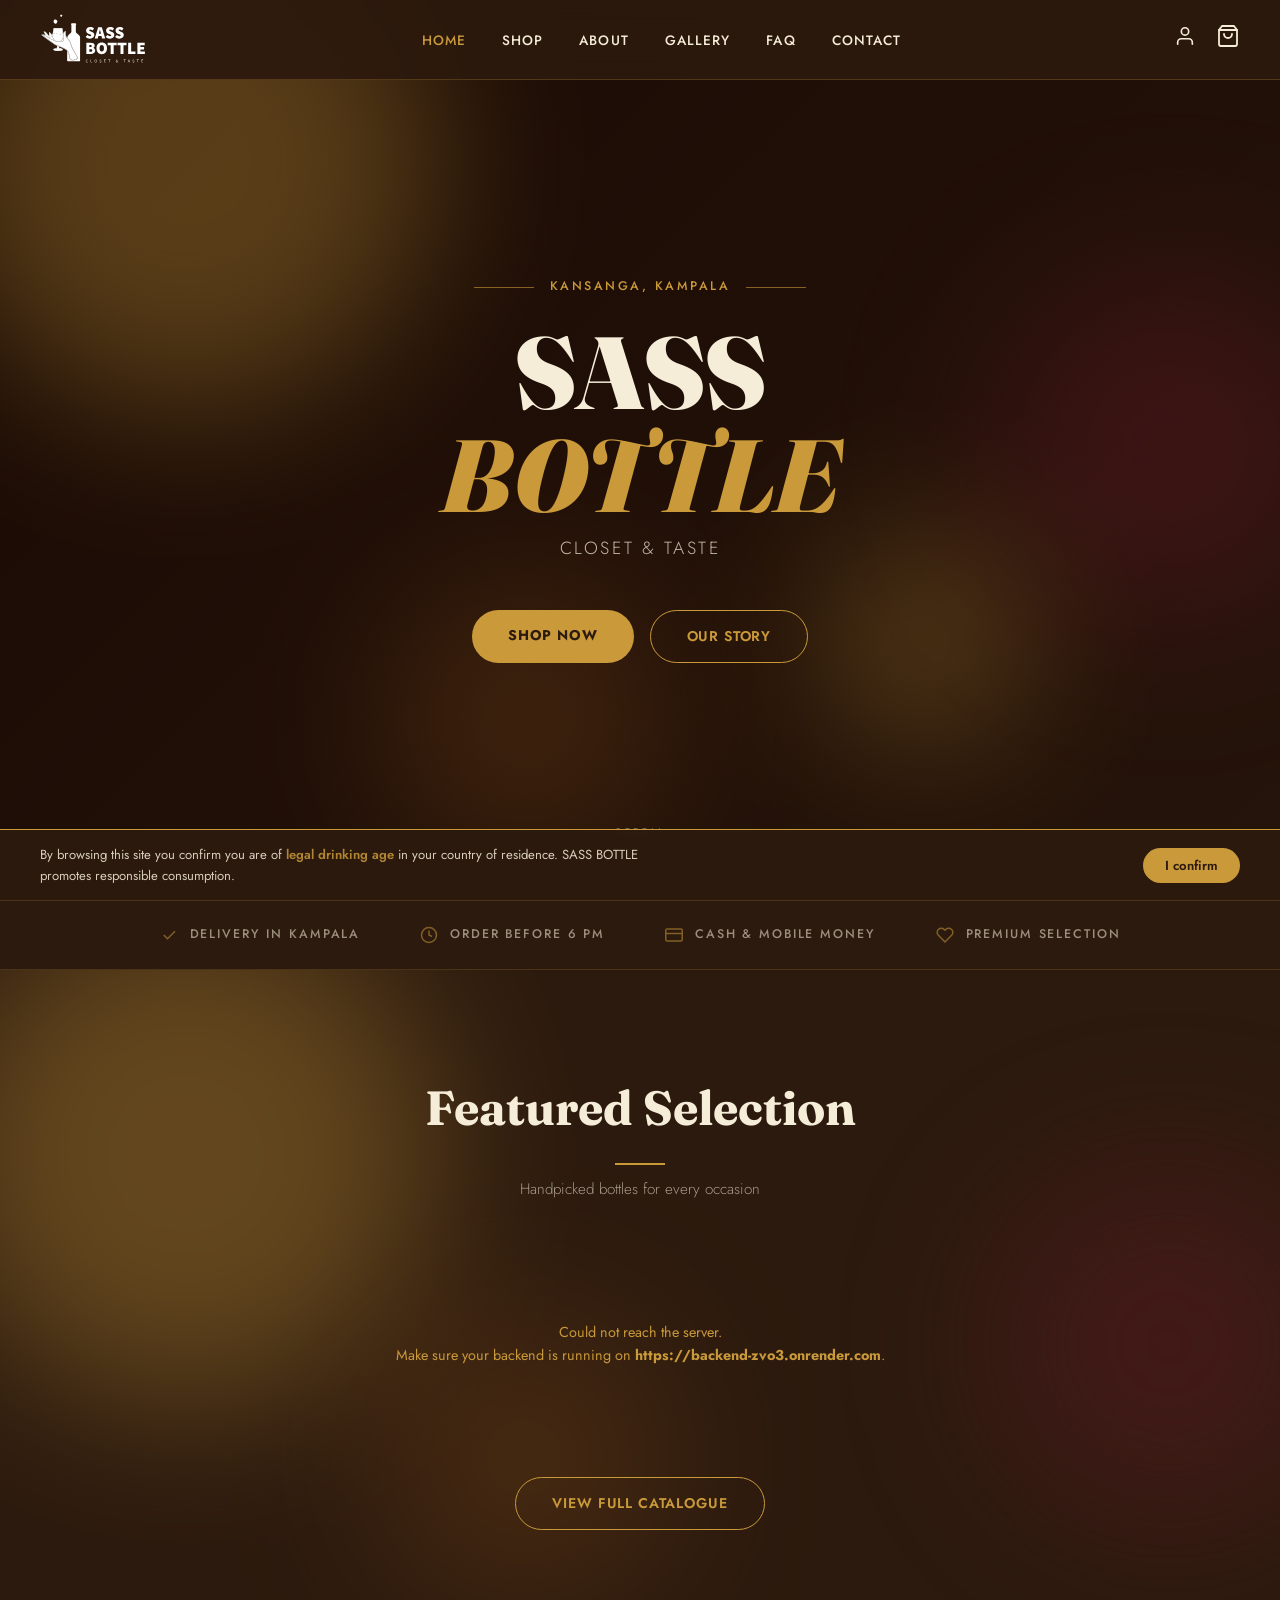
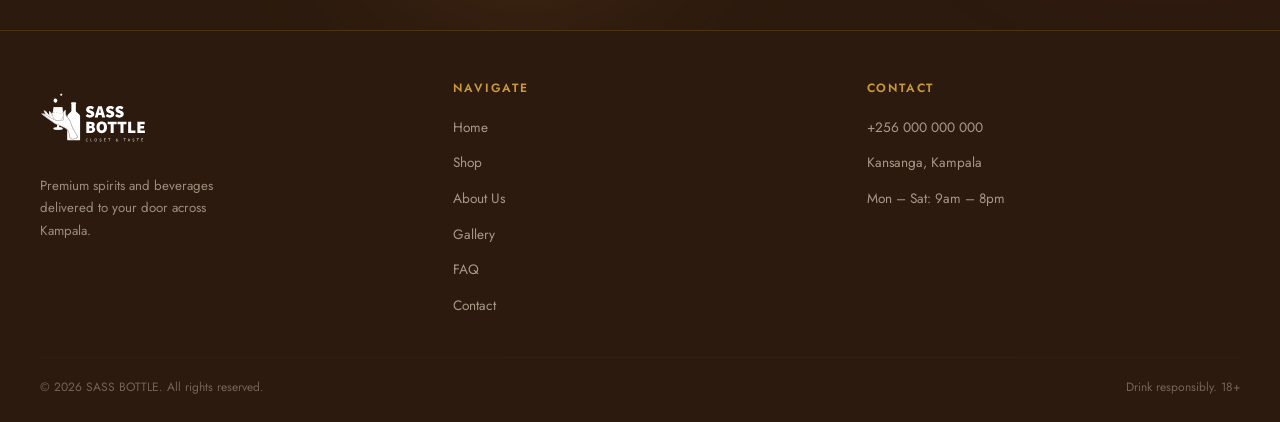
<file: index.html>
<!DOCTYPE html>
<html lang="en">
<head>
  <meta charset="UTF-8"/>
  <meta name="viewport" content="width=device-width, initial-scale=1.0"/>
  <title>SASS BOTTLE – Closet & Taste</title>

  <!-- Google Fonts: Fraunces (headings) + Jost (body) -->
  <link href="https://fonts.googleapis.com/css2?family=Fraunces:ital,wght@0,400;0,700;0,900;1,400&family=Jost:wght@300;400;500;600&display=swap" rel="stylesheet"/>

  <!-- Shared styles (nav, footer, buttons, cards, bokeh...) -->
  <link rel="stylesheet" href="css/global.css"/>

  <!-- Styles specific to this page (hero, brand strip, featured section) -->
  <link rel="stylesheet" href="css/index.css"/>
</head>
<body>

  <!-- =============================================
       STICKY NAVIGATION
  ============================================= -->
  <nav class="nav" role="navigation" aria-label="Main navigation">

    <!-- Logo — clicking it always returns to the homepage -->
    <a href="index.html" class="nav-logo">
      <img src="assets/logo.svg" alt="SASS BOTTLE – Closet & Taste"/>
    </a>

    <!-- Desktop nav links — "active" marks the current page -->
    <ul class="nav-links" id="navLinks">
      <li><a href="index.html" class="active" >Home</a></li>
      <li><a href="shop.html">Shop</a></li>
      <li><a href="about.html">About</a></li>
      <li><a href="gallery.html">Gallery</a></li>
      <li><a href="faq.html">FAQ</a></li>
      <li><a href="contact.html">Contact</a></li>
    </ul>

    <div style="display:flex; align-items:center; gap:20px;">

      <!-- Cart icon — badge updated by global.js -->
      <a href="cart.html" class="nav-cart" aria-label="View cart">
        <svg width="24" height="24" viewBox="0 0 24 24" fill="none" stroke-width="1.8"
             stroke-linecap="round" stroke-linejoin="round">
          <path d="M6 2L3 6v14a2 2 0 002 2h14a2 2 0 002-2V6l-3-4z"/>
          <line x1="3" y1="6" x2="21" y2="6"/>
          <path d="M16 10a4 4 0 01-8 0"/>
        </svg>
        <!-- Badge is hidden when cart is empty, shown by JS when items exist -->
        <span class="cart-badge" id="cartBadge"></span>
      </a>

      <!-- Hamburger — visible on mobile only (toggled by global.js) -->
      <button class="nav-toggle" id="navToggle" aria-label="Toggle menu" aria-expanded="false">
        <span></span><span></span><span></span>
      </button>
    </div>
  </nav>

  <!-- =============================================
       AGE VERIFICATION BANNER
       Managed by global.js — hidden once confirmed
  ============================================= -->
  <div class="age-banner" id="ageBanner" role="complementary">
    <p>
      By browsing this site you confirm you are of
      <span>legal drinking age</span> in your country of residence.
      SASS BOTTLE promotes responsible consumption.
    </p>
    <div class="age-banner-actions">
      <button class="btn-age-confirm" id="ageConfirmBtn">I confirm</button>
    </div>
  </div>

  <!-- =============================================
       HERO SECTION
  ============================================= -->
  <section class="hero" aria-labelledby="heroHeading">

    <!-- Animated bokeh orbs — decorative background -->
    <div class="bokeh-bg" aria-hidden="true">
      <div class="bokeh-orb"></div>
      <div class="bokeh-orb"></div>
      <div class="bokeh-orb"></div>
      <div class="bokeh-orb"></div>
    </div>

    <div class="hero-content">

      <!-- Small location label above the title -->
      <div class="hero-eyebrow">
        <span>Kansanga, Kampala</span>
      </div>

      <!-- Main title — italic "BOTTLE" adds editorial personality -->
      <h1 id="heroHeading">SASS<br><em>BOTTLE</em></h1>
      <p class="hero-sub">Closet &amp; Taste</p>

      <!-- Two CTA buttons -->
      <div class="hero-actions">
        <a href="shop.html" class="btn-primary">Shop Now</a>
        <a href="about.html" class="btn-outline">Our Story</a>
      </div>
    </div>

    <!-- Animated line that guides the user to scroll down -->
    <div class="hero-scroll" aria-hidden="true">
      <span>Scroll</span>
      <div class="hero-scroll-line"></div>
    </div>
  </section>

  <!-- =============================================
       BRAND VALUE STRIP
       Quick trust signals: delivery, hours, payment
  ============================================= -->
  <div class="brand-strip" aria-label="Our services">
    <div class="brand-strip-item">
      <svg width="18" height="18" viewBox="0 0 24 24" fill="none"
           stroke="currentColor" stroke-width="2">
        <path d="M5 12l5 5L20 7"/>
      </svg>
      <span>Delivery in Kampala</span>
    </div>
    <div class="brand-strip-item">
      <svg width="18" height="18" viewBox="0 0 24 24" fill="none"
           stroke="currentColor" stroke-width="2">
        <circle cx="12" cy="12" r="10"/><path d="M12 6v6l4 2"/>
      </svg>
      <span>Order before 6 PM</span>
    </div>
    <div class="brand-strip-item">
      <svg width="18" height="18" viewBox="0 0 24 24" fill="none"
           stroke="currentColor" stroke-width="2">
        <rect x="1" y="4" width="22" height="16" rx="2"/>
        <line x1="1" y1="10" x2="23" y2="10"/>
      </svg>
      <span>Cash &amp; Mobile Money</span>
    </div>
    <div class="brand-strip-item">
      <svg width="18" height="18" viewBox="0 0 24 24" fill="none"
           stroke="currentColor" stroke-width="2">
        <path d="M20.84 4.61a5.5 5.5 0 00-7.78 0L12 5.67l-1.06-1.06
                 a5.5 5.5 0 00-7.78 7.78l1.06 1.06L12 21.23l7.78-7.78
                 1.06-1.06a5.5 5.5 0 000-7.78z"/>
      </svg>
      <span>Premium Selection</span>
    </div>
  </div>

  <!-- =============================================
       FEATURED PRODUCTS SECTION
       Cards are injected here by index.js via fetch()
  ============================================= -->
  <section class="section-featured" aria-labelledby="featuredHeading">

    <!-- Bokeh reused for this section's background -->
    <div class="bokeh-bg" aria-hidden="true">
      <div class="bokeh-orb"></div>
      <div class="bokeh-orb"></div>
      <div class="bokeh-orb"></div>
    </div>

    <div class="section-header">
      <h2 id="featuredHeading">Featured Selection</h2>
      <p>Handpicked bottles for every occasion</p>
    </div>

    <!-- Product cards are inserted here dynamically by index.js -->
    <div class="products-grid" id="productsGrid">
      <div class="products-loading">Loading our selection…</div>
    </div>

    <!-- Link to the full shop -->
    <div class="section-footer">
      <a href="shop.html" class="btn-outline">View Full Catalogue</a>
    </div>
  </section>

  <!-- =============================================
       FOOTER
  ============================================= -->
  <footer>
    <div class="footer-brand">
      <img src="assets/logo.svg" alt="SASS BOTTLE"/>
      <p>Premium spirits and beverages delivered to your door across Kampala.</p>
    </div>

    <div class="footer-col">
      <h4>Navigate</h4>
      <ul>
        <li><a href="index.html">Home</a></li>
        <li><a href="shop.html">Shop</a></li>
        <li><a href="about.html">About Us</a></li>
		<li><a href="gallery.html">Gallery</a></li>
        <li><a href="faq.html">FAQ</a></li>
        <li><a href="contact.html">Contact</a></li>
      </ul>
    </div>

    <div class="footer-col">
      <h4>Contact</h4>
      <ul>
        <li><a href="tel:+256000000000">+256 000 000 000</a></li>
        <li><a href="contact.html">Kansanga, Kampala</a></li>
        <li><a href="contact.html">Mon – Sat: 9am – 8pm</a></li>
      </ul>
    </div>

    <div class="footer-bottom">
      <span>&copy; 2026 SASS BOTTLE. All rights reserved.</span>
      <span>Drink responsibly. 18+</span>
    </div>
  </footer>

  <!-- Toast notification — shown when items are added to the cart -->
  <div class="toast" id="toast" role="alert" aria-live="polite"></div>

  <!-- Shared JS (cart, toast, age banner, mobile nav) — loaded first -->
  <script src="js/global.js"></script>

  <!-- Homepage-specific JS (fetch featured products) — loaded after global -->
  <script src="js/index.js"></script>

</body>
</html>
</file>
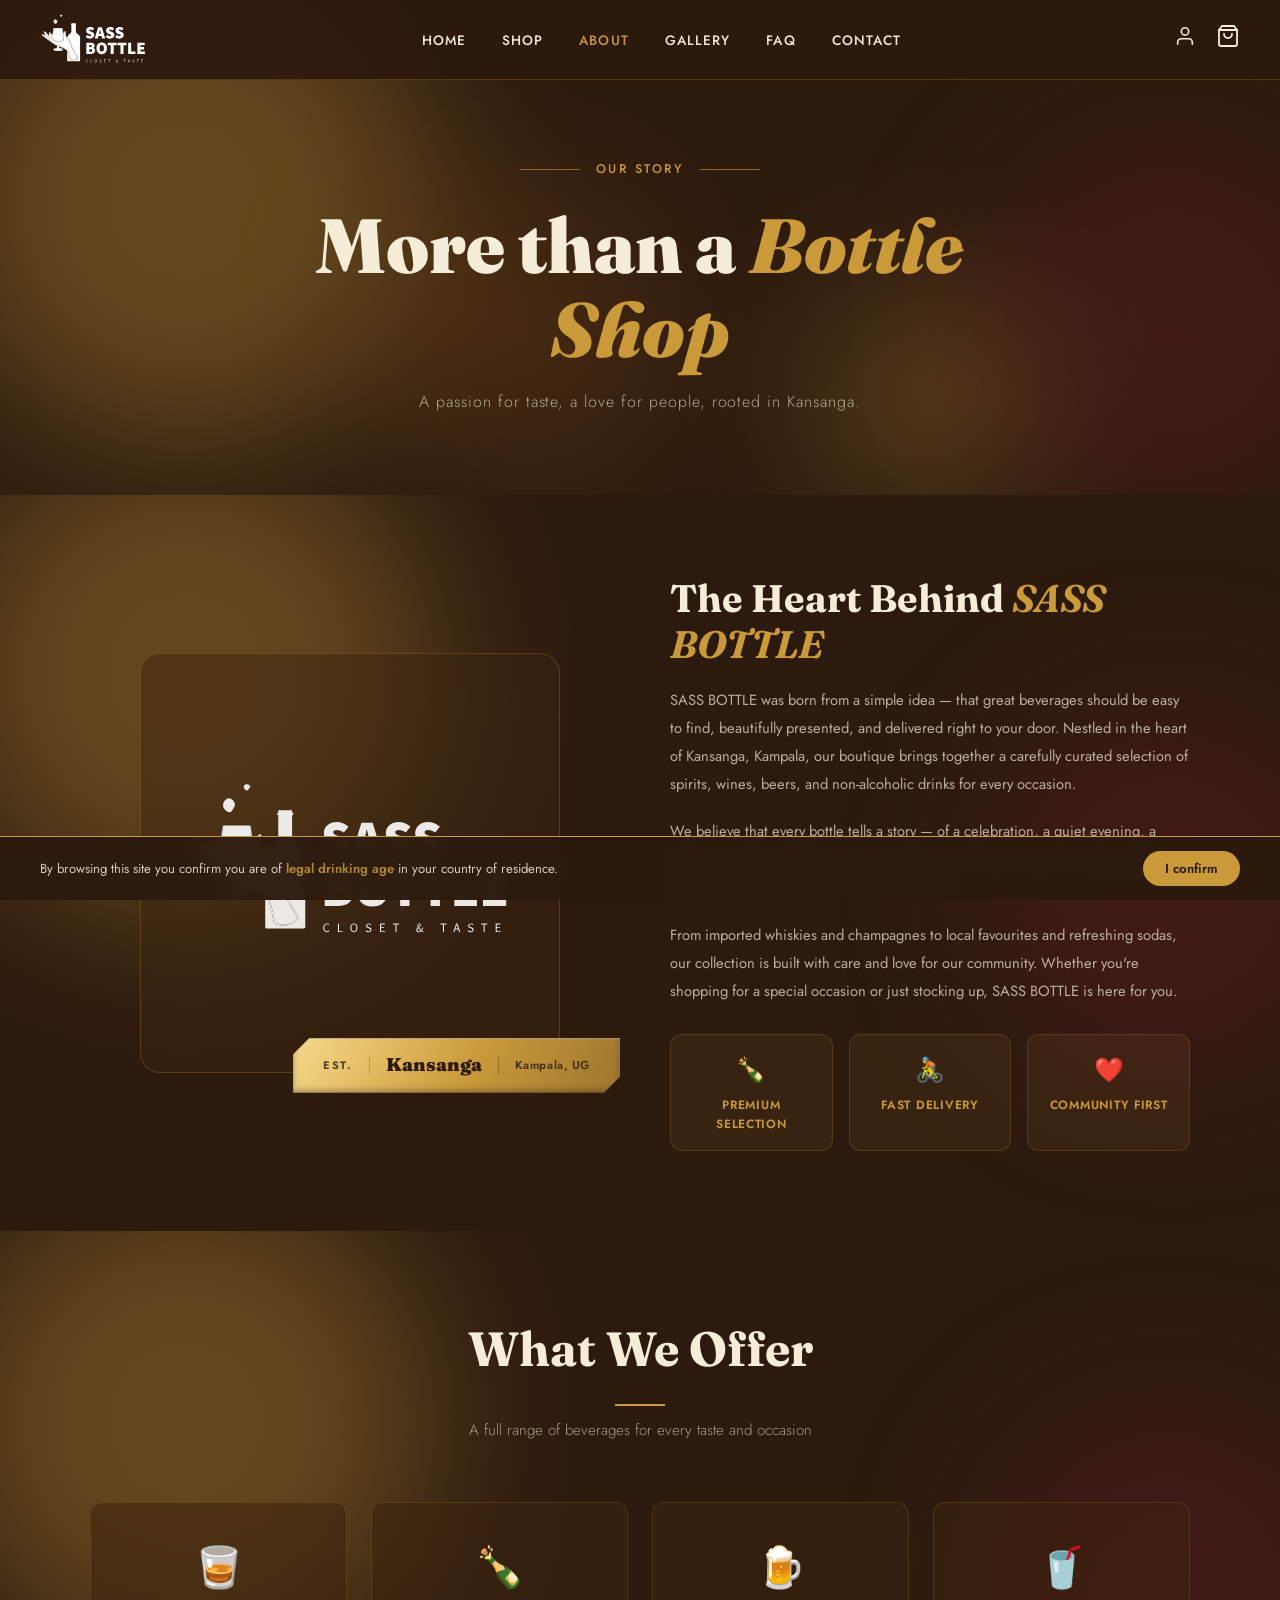
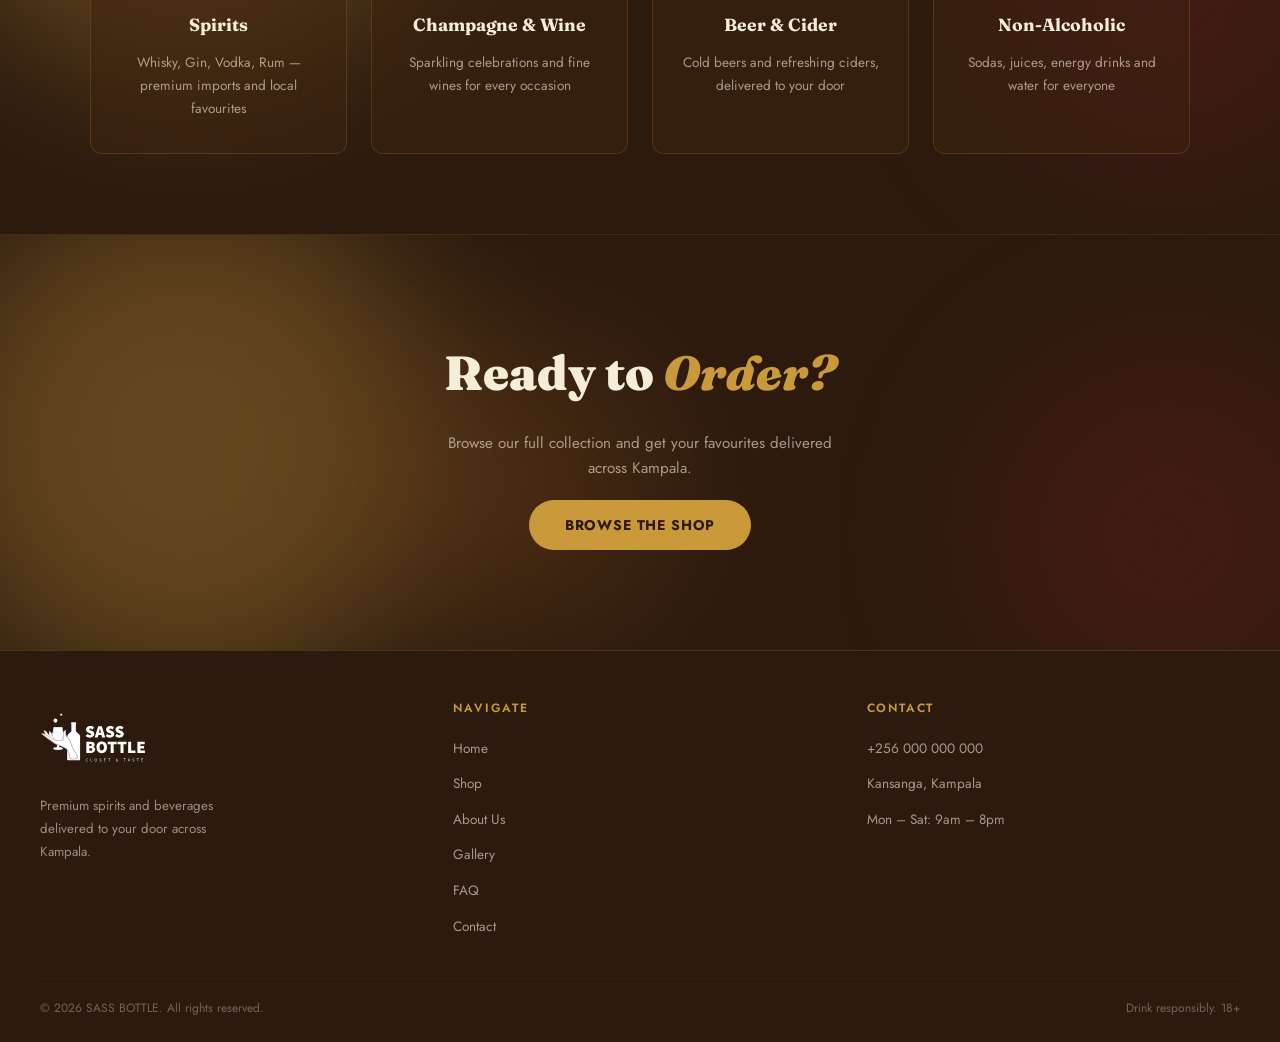
<file: about.html>
<!DOCTYPE html>
<html lang="en">
<head>
  <meta charset="UTF-8"/>
  <meta name="viewport" content="width=device-width, initial-scale=1.0"/>
  <title>About Us – SASS BOTTLE</title>

  <!-- Google Fonts -->
  <link href="https://fonts.googleapis.com/css2?family=Fraunces:ital,wght@0,400;0,700;0,900;1,400&family=Jost:wght@300;400;500;600&display=swap" rel="stylesheet"/>

  <!-- Shared styles -->
  <link rel="stylesheet" href="css/global.css"/>
  <!-- About page specific styles -->
  <link rel="stylesheet" href="css/about.css"/>
</head>
<body>

  <!-- =============================================
       STICKY NAVIGATION
  ============================================= -->
  <nav class="nav" role="navigation" aria-label="Main navigation">
    <a href="index.html" class="nav-logo">
      <img src="assets/logo.svg" alt="SASS BOTTLE – Closet & Taste"/>
    </a>
    <ul class="nav-links" id="navLinks">
      <li><a href="index.html">Home</a></li>
      <li><a href="shop.html">Shop</a></li>
      <li><a href="about.html" class="active">About</a></li>
      <li><a href="gallery.html">Gallery</a></li>
      <li><a href="faq.html">FAQ</a></li>
      <li><a href="contact.html">Contact</a></li>
    </ul>
    <div style="display:flex; align-items:center; gap:20px;">
      <a href="cart.html" class="nav-cart" aria-label="View cart">
        <svg width="24" height="24" viewBox="0 0 24 24" fill="none" stroke-width="1.8"
             stroke-linecap="round" stroke-linejoin="round">
          <path d="M6 2L3 6v14a2 2 0 002 2h14a2 2 0 002-2V6l-3-4z"/>
          <line x1="3" y1="6" x2="21" y2="6"/>
          <path d="M16 10a4 4 0 01-8 0"/>
        </svg>
        <span class="cart-badge" id="cartBadge"></span>
      </a>
      <button class="nav-toggle" id="navToggle" aria-label="Toggle menu" aria-expanded="false">
        <span></span><span></span><span></span>
      </button>
    </div>
  </nav>

  <!-- =============================================
       AGE VERIFICATION BANNER
  ============================================= -->
  <div class="age-banner" id="ageBanner">
    <p>By browsing this site you confirm you are of <span>legal drinking age</span> in your country of residence.</p>
    <div class="age-banner-actions">
      <button class="btn-age-confirm" id="ageConfirmBtn">I confirm</button>
    </div>
  </div>

  <!-- =============================================
       ABOUT HERO
  ============================================= -->
  <section class="about-hero">
    <div class="bokeh-bg" aria-hidden="true">
      <div class="bokeh-orb"></div>
      <div class="bokeh-orb"></div>
      <div class="bokeh-orb"></div>
      <div class="bokeh-orb"></div>
    </div>

    <div class="about-hero-content">
      <div class="hero-eyebrow">
        <span>Our Story</span>
      </div>
      <h1>More than a <em>Bottle Shop</em></h1>
      <p>A passion for taste, a love for people, rooted in Kansanga.</p>
    </div>
  </section>

  <!-- =============================================
       STORY SECTION
  ============================================= -->
  <section class="about-story">
    <div class="bokeh-bg" aria-hidden="true">
      <div class="bokeh-orb"></div>
      <div class="bokeh-orb"></div>
    </div>

    <div class="story-grid">

      <!-- Left: decorative visual panel -->
      <div class="story-visual">
        <div class="story-img-frame">
          <div class="story-img-inner">
            <!-- Logo as hero visual in the about section -->
            <img src="assets/logo.svg" alt="SASS BOTTLE"/>
          </div>
        </div>
        <!-- Floating badge -->
        <div class="story-badge">
          <span class="badge-year">Est.</span>
          <span class="badge-name">Kansanga</span>
          <span class="badge-city">Kampala, UG</span>
        </div>
      </div>

      <!-- Right: story text -->
      <div class="story-text">
        <h2>The Heart Behind <em>SASS BOTTLE</em></h2>

        <p>
          SASS BOTTLE was born from a simple idea — that great beverages should be
          easy to find, beautifully presented, and delivered right to your door.
          Nestled in the heart of Kansanga, Kampala, our boutique brings together
          a carefully curated selection of spirits, wines, beers, and non-alcoholic
          drinks for every occasion.
        </p>

        <p>
          We believe that every bottle tells a story — of a celebration, a quiet
          evening, a gathering of friends. Our mission is to be part of those
          moments, making premium beverages accessible to everyone in Kampala.
        </p>

        <p>
          From imported whiskies and champagnes to local favourites and refreshing
          sodas, our collection is built with care and love for our community.
          Whether you're shopping for a special occasion or just stocking up,
          SASS BOTTLE is here for you.
        </p>

        <!-- Values row -->
        <div class="story-values">
          <div class="value-item">
            <div class="value-icon">🍾</div>
            <div class="value-label">Premium Selection</div>
          </div>
          <div class="value-item">
            <div class="value-icon">🚴</div>
            <div class="value-label">Fast Delivery</div>
          </div>
          <div class="value-item">
            <div class="value-icon">❤️</div>
            <div class="value-label">Community First</div>
          </div>
        </div>
      </div>

    </div>
  </section>

  <!-- =============================================
       WHAT WE OFFER SECTION
  ============================================= -->
  <section class="about-offers">
    <div class="bokeh-bg" aria-hidden="true">
      <div class="bokeh-orb"></div>
      <div class="bokeh-orb"></div>
    </div>

    <div class="section-header">
      <h2>What We Offer</h2>
      <p>A full range of beverages for every taste and occasion</p>
    </div>

    <div class="offers-grid">
      <div class="offer-card">
        <div class="offer-icon">🥃</div>
        <h3>Spirits</h3>
        <p>Whisky, Gin, Vodka, Rum — premium imports and local favourites</p>
      </div>
      <div class="offer-card">
        <div class="offer-icon">🍾</div>
        <h3>Champagne & Wine</h3>
        <p>Sparkling celebrations and fine wines for every occasion</p>
      </div>
      <div class="offer-card">
        <div class="offer-icon">🍺</div>
        <h3>Beer & Cider</h3>
        <p>Cold beers and refreshing ciders, delivered to your door</p>
      </div>
      <div class="offer-card">
        <div class="offer-icon">🥤</div>
        <h3>Non-Alcoholic</h3>
        <p>Sodas, juices, energy drinks and water for everyone</p>
      </div>
    </div>
  </section>

  <!-- =============================================
       CTA SECTION
  ============================================= -->
  <section class="about-cta">
    <div class="bokeh-bg" aria-hidden="true">
      <div class="bokeh-orb"></div>
      <div class="bokeh-orb"></div>
      <div class="bokeh-orb"></div>
    </div>

    <div class="cta-content">
      <h2>Ready to <em>Order?</em></h2>
      <p>Browse our full collection and get your favourites delivered across Kampala.</p>
      <a href="shop.html" class="btn-pulse">Browse the Shop</a>
    </div>
  </section>

  <!-- =============================================
       FOOTER
  ============================================= -->
  <footer>
    <div class="footer-brand">
      <img src="assets/logo.svg" alt="SASS BOTTLE"/>
      <p>Premium spirits and beverages delivered to your door across Kampala.</p>
    </div>
    <div class="footer-col">
      <h4>Navigate</h4>
      <ul>
        <li><a href="index.html">Home</a></li>
        <li><a href="shop.html">Shop</a></li>
        <li><a href="about.html">About Us</a></li>
		<li><a href="gallery.html">Gallery</a></li>
        <li><a href="faq.html">FAQ</a></li>
        <li><a href="contact.html">Contact</a></li>
      </ul>
    </div>
    <div class="footer-col">
      <h4>Contact</h4>
      <ul>
        <li><a href="tel:+256000000000">+256 000 000 000</a></li>
        <li><a href="contact.html">Kansanga, Kampala</a></li>
        <li><a href="contact.html">Mon – Sat: 9am – 8pm</a></li>
      </ul>
    </div>
    <div class="footer-bottom">
      <span>&copy; 2026 SASS BOTTLE. All rights reserved.</span>
      <span>Drink responsibly. 18+</span>
    </div>
  </footer>

  <div class="toast" id="toast" role="alert" aria-live="polite"></div>

  <script src="js/global.js"></script>

</body>
</html>
</file>
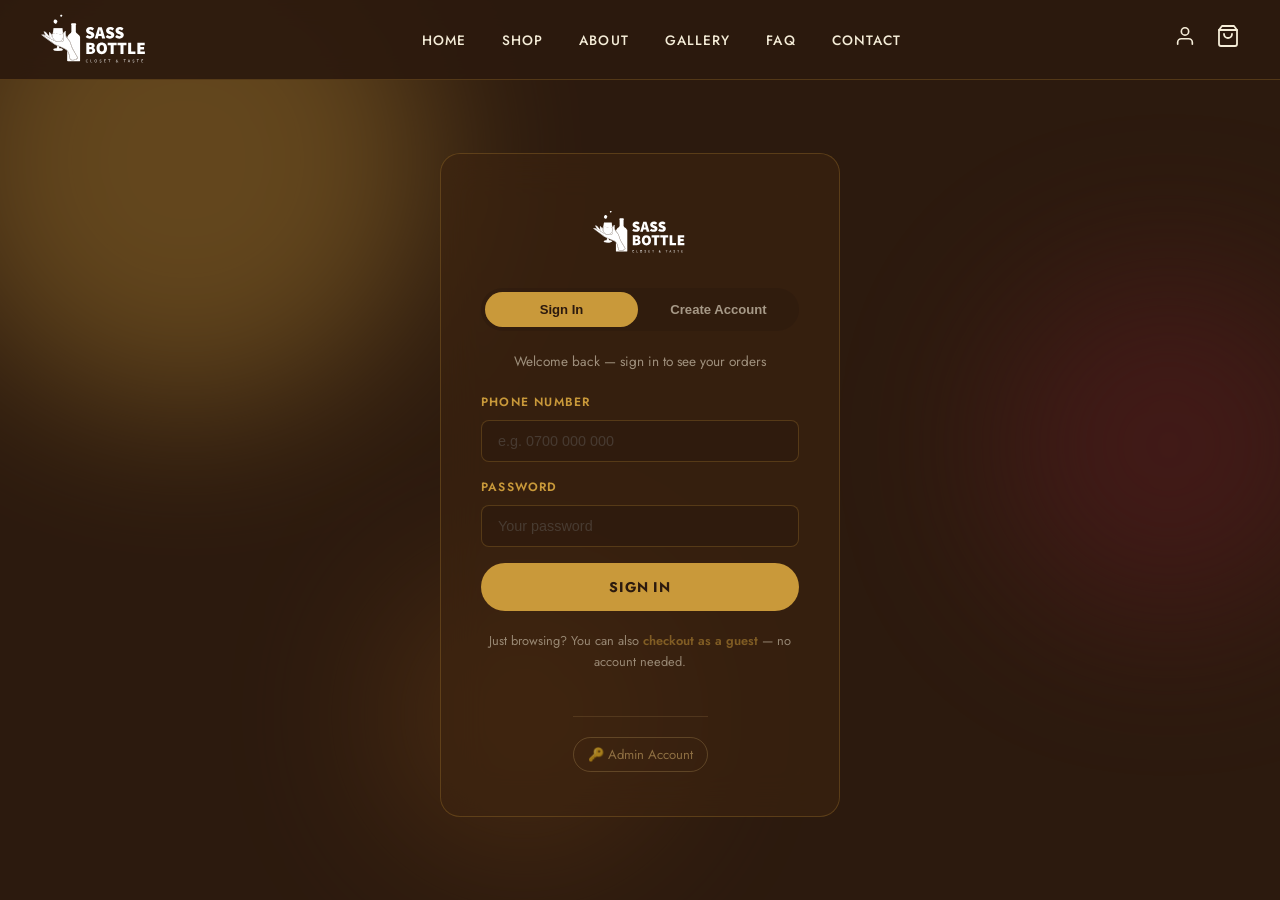
<file: account-dashboard.html>
<!DOCTYPE html>
<html lang="en">
<head>
  <meta charset="UTF-8"/>
  <meta name="viewport" content="width=device-width, initial-scale=1.0"/>
  <title>My Account – SASS BOTTLE</title>

  <link href="https://fonts.googleapis.com/css2?family=Fraunces:ital,wght@0,400;0,700;0,900;1,400&family=Jost:wght@300;400;500;600&display=swap" rel="stylesheet"/>

  <link rel="stylesheet" href="css/global.css"/>
  <link rel="stylesheet" href="css/account.css"/>
  <link rel="stylesheet" href="css/account-dashboard.css"/>
</head>
<body>

  <!-- =============================================
       STICKY NAVIGATION
  ============================================= -->
  <nav class="nav" role="navigation" aria-label="Main navigation">
    <a href="index.html" class="nav-logo">
      <img src="assets/logo.svg" alt="SASS BOTTLE – Closet & Taste"/>
    </a>
    <ul class="nav-links" id="navLinks">
      <li><a href="index.html">Home</a></li>
      <li><a href="shop.html">Shop</a></li>
      <li><a href="about.html">About</a></li>
      <li><a href="contact.html">Contact</a></li>
    </ul>
    <div style="display:flex; align-items:center; gap:20px;">
      <a href="cart.html" class="nav-cart" aria-label="View cart">
        <svg width="24" height="24" viewBox="0 0 24 24" fill="none" stroke-width="1.8"
             stroke-linecap="round" stroke-linejoin="round">
          <path d="M6 2L3 6v14a2 2 0 002 2h14a2 2 0 002-2V6l-3-4z"/>
          <line x1="3" y1="6" x2="21" y2="6"/>
          <path d="M16 10a4 4 0 01-8 0"/>
        </svg>
        <span class="cart-badge" id="cartBadge"></span>
      </a>
      <button class="nav-toggle" id="navToggle" aria-label="Toggle menu" aria-expanded="false">
        <span></span><span></span><span></span>
      </button>
    </div>
  </nav>

  <!-- =============================================
       ACCOUNT DASHBOARD
  ============================================= -->
  <main class="dash-page">

    <div class="bokeh-bg" aria-hidden="true">
      <div class="bokeh-orb"></div>
      <div class="bokeh-orb"></div>
      <div class="bokeh-orb"></div>
    </div>

    <div class="dash-header">
      <div>
        <div class="hero-eyebrow"><span>My Account</span></div>
        <h1>Welcome back, <em id="dashName">—</em></h1>
      </div>
      <button class="btn-outline" id="logoutBtn">Logout</button>
    </div>

    <!-- =============================================
         PROFILE CARD
    ============================================= -->
    <div class="dash-card">
      <h2>Profile</h2>
      <div class="profile-grid">
        <div class="profile-row"><span>Full Name</span><span id="profileName"></span></div>
        <div class="profile-row"><span>Phone</span><span id="profilePhone"></span></div>
        <div class="profile-row"><span>Email</span><span id="profileEmail"></span></div>
        <div class="profile-row"><span>Default Address</span><span id="profileAddress"></span></div>
      </div>

      <!-- Edit default address form -->
      <div class="edit-address-wrap">
        <label for="editAddress">Update Default Address (optional)</label>
        <div class="edit-address-row">
          <input type="text" id="editAddress" placeholder="e.g. Kansanga, next to Shell station"/>
          <button class="btn-primary" id="saveAddressBtn">Save</button>
        </div>
      </div>
    </div>

    <!-- =============================================
         ORDER HISTORY
    ============================================= -->
    <div class="dash-card">
      <h2>Order History</h2>

      <div class="dash-orders-wrap" id="ordersWrap">
        <div class="dash-loading">Loading your orders…</div>
      </div>
    </div>

  </main>

  <div class="toast" id="toast" role="alert" aria-live="polite"></div>

  <script src="js/global.js"></script>
  <script src="js/account-dashboard.js"></script>

</body>
</html>
</file>
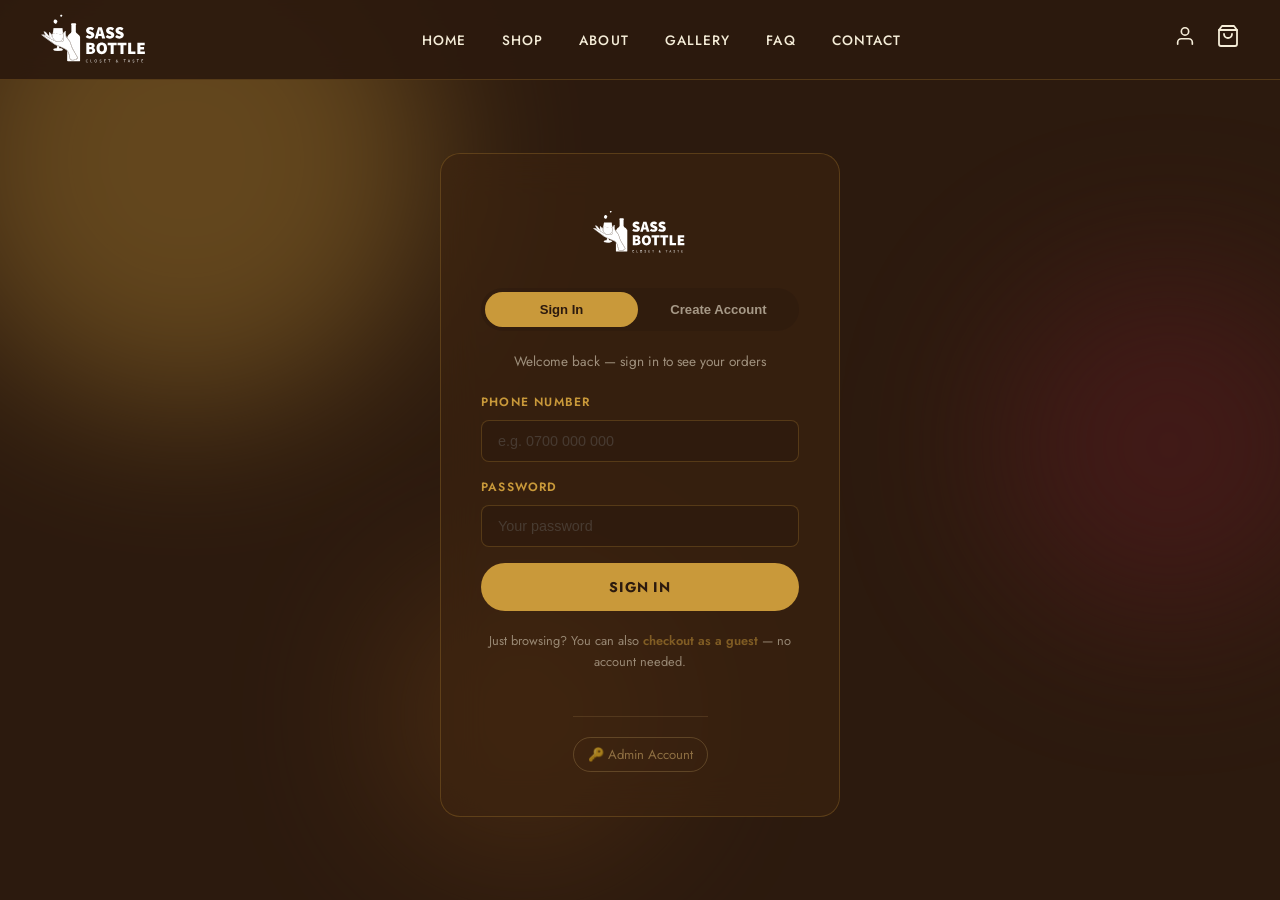
<file: account.html>
<!DOCTYPE html>
<html lang="en">
<head>
  <meta charset="UTF-8"/>
  <meta name="viewport" content="width=device-width, initial-scale=1.0"/>
  <title>My Account – SASS BOTTLE</title>

  <link href="https://fonts.googleapis.com/css2?family=Fraunces:ital,wght@0,400;0,700;0,900;1,400&family=Jost:wght@300;400;500;600&display=swap" rel="stylesheet"/>

  <link rel="stylesheet" href="css/global.css"/>
  <link rel="stylesheet" href="css/account.css"/>
</head>
<body>

  <!-- =============================================
       STICKY NAVIGATION
  ============================================= -->
  <nav class="nav" role="navigation" aria-label="Main navigation">
    <a href="index.html" class="nav-logo">
      <img src="assets/logo.svg" alt="SASS BOTTLE – Closet & Taste"/>
    </a>
    <ul class="nav-links" id="navLinks">
      <li><a href="index.html">Home</a></li>
      <li><a href="shop.html">Shop</a></li>
      <li><a href="about.html">About</a></li>
	  <li><a href="gallery.html">Gallery</a></li>
	  <li><a href="faq.html">Faq</a></li>
      <li><a href="contact.html">Contact</a></li>
    </ul>
    <div style="display:flex; align-items:center; gap:20px;">
      <a href="cart.html" class="nav-cart" aria-label="View cart">
        <svg width="24" height="24" viewBox="0 0 24 24" fill="none" stroke-width="1.8"
             stroke-linecap="round" stroke-linejoin="round">
          <path d="M6 2L3 6v14a2 2 0 002 2h14a2 2 0 002-2V6l-3-4z"/>
          <line x1="3" y1="6" x2="21" y2="6"/>
          <path d="M16 10a4 4 0 01-8 0"/>
        </svg>
        <span class="cart-badge" id="cartBadge"></span>
      </a>
      <button class="nav-toggle" id="navToggle" aria-label="Toggle menu" aria-expanded="false">
        <span></span><span></span><span></span>
      </button>
    </div>
  </nav>

  <!-- =============================================
       ACCOUNT PAGE — Login / Register toggle
  ============================================= -->
  <main class="account-page">

    <div class="bokeh-bg" aria-hidden="true">
      <div class="bokeh-orb"></div>
      <div class="bokeh-orb"></div>
      <div class="bokeh-orb"></div>
    </div>

    <div class="account-card">

      <img src="assets/logo.svg" alt="SASS BOTTLE" class="account-logo"/>

      <!-- Toggle between Sign In and Create Account -->
      <div class="account-toggle">
        <button class="toggle-btn active" id="showLoginBtn">Sign In</button>
        <button class="toggle-btn" id="showRegisterBtn">Create Account</button>
      </div>

      <!-- =============================================
           SIGN IN FORM
      ============================================= -->
      <form id="loginForm" class="account-form">
        <p class="form-subtitle">Welcome back — sign in to see your orders</p>

        <div class="form-group">
          <label for="loginPhone">Phone Number</label>
          <input type="tel" id="loginPhone" placeholder="e.g. 0700 000 000" required/>
        </div>

        <div class="form-group">
          <label for="loginPassword">Password</label>
          <input type="password" id="loginPassword" placeholder="Your password" required/>
        </div>

        <button type="submit" class="btn-primary" id="loginBtn" style="width:100%; text-align:center;">
          Sign In
        </button>

        <div class="account-error" id="loginError" style="display:none;"></div>
      </form>

      <!-- =============================================
           CREATE ACCOUNT FORM
      ============================================= -->
      <form id="registerForm" class="account-form" style="display:none;">
        <p class="form-subtitle">Create an account to track your orders and checkout faster</p>

        <div class="form-group">
          <label for="regName">Full Name</label>
          <input type="text" id="regName" placeholder="Your name" required/>
        </div>

        <div class="form-group">
          <label for="regPhone">Phone Number</label>
          <input type="tel" id="regPhone" placeholder="e.g. 0700 000 000" required/>
        </div>

        <div class="form-group">
          <label for="regEmail">Email (optional)</label>
          <input type="email" id="regEmail" placeholder="you@example.com"/>
        </div>

        <div class="form-group">
          <label for="regPassword">Password</label>
          <input type="password" id="regPassword" placeholder="Choose a password" required minlength="6"/>
        </div>

        <button type="submit" class="btn-primary" id="registerBtn" style="width:100%; text-align:center;">
          Create Account
        </button>

        <div class="account-error" id="registerError" style="display:none;"></div>
      </form>

      <!-- Guest checkout reminder -->
      <p class="guest-note">
        Just browsing? You can also
        <a href="shop.html">checkout as a guest</a> — no account needed.
      </p>
      <div class="admin-access"> <a href="admin-login.html" class="admin-access-link">🔑 Admin Account</a> </div>

    </div>
  </main>

  <div class="toast" id="toast" role="alert" aria-live="polite"></div>

  <script src="js/global.js"></script>
  <script src="js/account.js"></script>

</body>
</html>
</file>
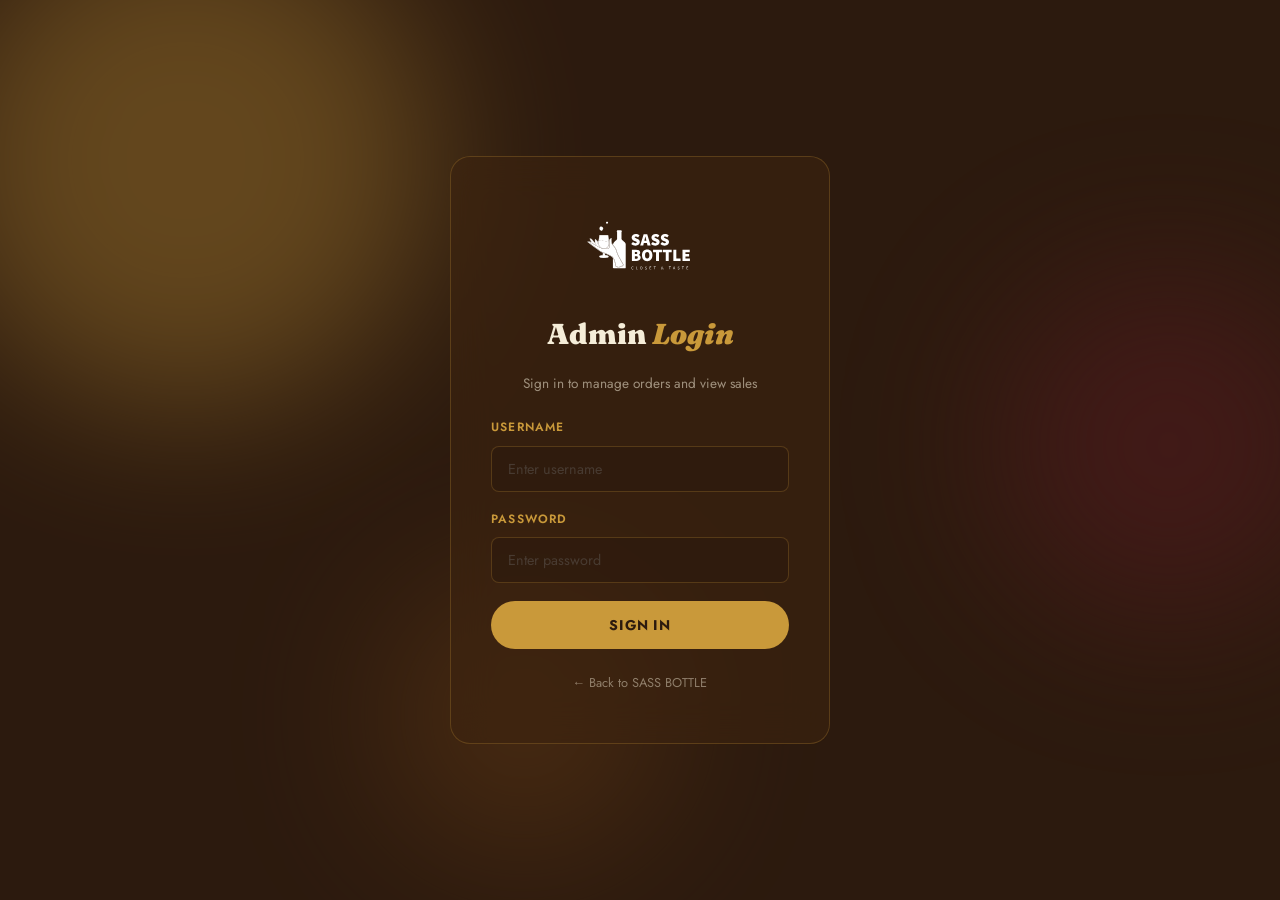
<file: admin-dashboard.html>
<!DOCTYPE html>
<html lang="en">
<head>
  <meta charset="UTF-8"/>
  <meta name="viewport" content="width=device-width, initial-scale=1.0"/>
  <title>Admin Dashboard – SASS BOTTLE</title>

  <link href="https://fonts.googleapis.com/css2?family=Fraunces:ital,wght@0,400;0,700;0,900;1,400&family=Jost:wght@300;400;500;600&display=swap" rel="stylesheet"/>

  <link rel="stylesheet" href="css/global.css"/>
  <link rel="stylesheet" href="css/admin-dashboard.css"/>
  <link rel="stylesheet" href="css/admin-products.css"/>
</head>
<body>

  <!-- =============================================
       ADMIN TOP BAR
       Simpler than the public nav — logo, title, logout
  ============================================= -->
  <nav class="admin-nav">
    <div class="admin-nav-left">
      <img src="assets/logo.svg" alt="SASS BOTTLE" class="admin-logo"/>
      <span class="admin-title">Admin Dashboard</span>
    </div>
    <div class="admin-nav-right">
      <span class="admin-username" id="adminUsernameDisplay"></span>
      <button class="btn-logout" id="logoutBtn">Logout</button>
    </div>
  </nav>

  <!-- Tab navigation between Orders and Products -->
  <div class="admin-tabs">
    <a href="admin-dashboard.html" class="admin-tab active">Orders</a>
    <a href="admin-products.html" class="admin-tab">Products</a>
    <a href="admin-reports.html" class="admin-tab">Reports</a>
  </div>

  <!-- Ambient animated bokeh background, fixed behind the whole page -->
  <div class="admin-bokeh bokeh-bg" aria-hidden="true">
    <div class="bokeh-orb"></div>
    <div class="bokeh-orb"></div>
    <div class="bokeh-orb"></div>
    <div class="bokeh-orb"></div>
  </div>

  <main class="admin-page">

    <div class="admin-eyebrow"><span>Store Management</span></div>

    <!-- =============================================
         STATS CARDS — quick overview numbers
    ============================================= -->
    <div class="stats-grid" id="statsGrid">
      <div class="stat-card">
        <div class="stat-icon">📦</div>
        <div class="stat-info">
          <span class="stat-label">Total Orders</span>
          <span class="stat-value" id="statTotalOrders">—</span>
        </div>
      </div>
      <div class="stat-card pending">
        <div class="stat-icon">⏳</div>
        <div class="stat-info">
          <span class="stat-label">Pending Orders</span>
          <span class="stat-value" id="statPendingOrders">—</span>
        </div>
      </div>
      <div class="stat-card">
        <div class="stat-icon">💰</div>
        <div class="stat-info">
          <span class="stat-label">Today's Revenue</span>
          <span class="stat-value" id="statTodayRevenue">—</span>
        </div>
      </div>
      <div class="stat-card gold">
        <div class="stat-icon">📈</div>
        <div class="stat-info">
          <span class="stat-label">Total Revenue</span>
          <span class="stat-value" id="statTotalRevenue">—</span>
        </div>
      </div>
    </div>

    <!-- =============================================
         ORDERS SECTION
    ============================================= -->
    <div class="orders-section">

      <div class="orders-header">
        <h2>Orders</h2>

        <div style="display:flex; gap:12px; align-items:center; flex-wrap:wrap;">

          <!-- Status filter chips -->
          <div class="status-filters" id="statusFilters">
            <button class="status-chip active" data-status="">All</button>
            <button class="status-chip" data-status="Pending">Pending</button>
            <button class="status-chip" data-status="Processing">Processing</button>
            <button class="status-chip" data-status="Delivered">Delivered</button>
            <button class="status-chip" data-status="Cancelled">Cancelled</button>
          </div>

          <!-- Record a walk-in sale made at the shop -->
          <button class="btn-primary" id="newInStoreSaleBtn" style="padding:10px 22px; font-size:0.78rem;">
            + New In-Store Sale
          </button>
        </div>
      </div>

      <!-- Orders table -->
      <div class="orders-table-wrap">
        <table class="orders-table">
          <thead>
            <tr>
              <th>Order</th>
              <th>Customer</th>
              <th>Zone</th>
              <th>Total</th>
              <th>Payment</th>
              <th>Status</th>
              <th>Date</th>
              <th></th>
            </tr>
          </thead>
          <tbody id="ordersTableBody">
            <tr><td colspan="8" class="loading-row">Loading orders…</td></tr>
          </tbody>
        </table>
      </div>

    </div>

  </main>

  <!-- =============================================
       ORDER DETAIL MODAL
       Shows full order info + items when clicking a row
  ============================================= -->
  <div class="modal-overlay" id="orderModal" style="display:none;">
    <div class="modal-box">
      <button class="modal-close" id="modalCloseBtn">×</button>

      <h3>Order <span id="modalOrderId"></span></h3>

      <div class="modal-section">
        <div class="modal-row"><span>Customer</span><span id="modalCustomer"></span></div>
        <div class="modal-row"><span>Phone</span><span id="modalPhone"></span></div>
        <div class="modal-row"><span>Zone</span><span id="modalZone"></span></div>
        <div class="modal-row"><span>Address</span><span id="modalAddress"></span></div>
        <div class="modal-row"><span>Payment</span><span id="modalPayment"></span></div>
        <div class="modal-row"><span>Note</span><span id="modalNote"></span></div>
      </div>

      <div class="modal-divider"></div>

      <!-- Items list injected by JS -->
      <div class="modal-items" id="modalItems"></div>

      <div class="modal-divider"></div>

      <div class="modal-row modal-total">
        <span>Total</span><span id="modalTotal"></span>
      </div>

      <!-- Status update selector -->
      <div class="modal-status-update">
        <label for="modalStatusSelect">Update Status</label>
        <select id="modalStatusSelect">
          <option value="Pending">Pending</option>
          <option value="Processing">Processing</option>
          <option value="Delivered">Delivered</option>
          <option value="Cancelled">Cancelled</option>
        </select>
        <button class="btn-primary" id="updateStatusBtn">Update</button>
      </div>

    </div>
  </div>

  <!-- =============================================
       NEW IN-STORE SALE MODAL
       Lets the admin record a walk-in purchase made
       directly at the shop — builds a small cart of
       products + quantities, then submits it as one order.
  ============================================= -->
  <div class="modal-overlay" id="inStoreModal" style="display:none;">
    <div class="modal-box">
      <button class="modal-close" id="inStoreModalCloseBtn">×</button>

      <h3>New In-Store Sale</h3>

      <div class="product-form">

        <div class="form-group">
          <label for="inStoreCustomerName">Customer name (optional)</label>
          <input type="text" id="inStoreCustomerName" placeholder="Walk-in Customer"/>
        </div>

        <div class="modal-divider" style="margin:4px 0;"></div>

        <!-- Add-item row: product picker (full width), then
             quantity stepper + Add button side by side below -->
        <div class="instore-add-row">
          <div class="form-group">
            <label for="inStoreProductSelect">Product</label>
            <div style="display:flex; align-items:center; gap:10px;">
              <!-- Live thumbnail of the currently selected product,
                   so the admin can visually confirm the right item
                   before adding it — reuses the same .table-thumb
                   style as the Products table -->
              <div class="table-thumb" id="inStoreProductPreview" style="flex-shrink:0; width:44px; height:44px;">🍾</div>
              <select id="inStoreProductSelect" style="flex:1;">
                <!-- Options loaded dynamically -->
              </select>
            </div>
          </div>

          <div class="instore-qty-row">
            <div class="instore-qty-wrap">
              <button type="button" class="instore-qty-btn" id="inStoreQtyMinus" aria-label="Decrease quantity">−</button>
              <span class="instore-qty-value" id="inStoreQtyValue">1</span>
              <button type="button" class="instore-qty-btn" id="inStoreQtyPlus" aria-label="Increase quantity">+</button>
            </div>

            <button type="button" class="btn-primary" id="inStoreAddItemBtn" style="height:42px; font-size:0.78rem;">
              + Add
            </button>
          </div>
        </div>

      </div>

      <div class="modal-divider"></div>

      <!-- Running list of items added to this sale -->
      <div class="modal-items" id="inStoreItems">
        <p class="instore-empty-state">🍾 No items added yet — start by picking a product above.</p>
      </div>

      <div class="modal-divider"></div>

      <div class="modal-row modal-total">
        <span>Total</span><span id="inStoreTotal">0 UGX</span>
      </div>

      <div class="form-error" id="inStoreFormError" style="display:none;"></div>

      <button type="button" class="btn-primary btn-pulse" id="recordSaleBtn" style="width:100%; text-align:center; margin-top:14px;">
        Record Sale
      </button>

    </div>
  </div>

  <div class="toast" id="toast" role="alert" aria-live="polite"></div>

  <script src="js/global.js"></script>
  <script src="js/admin-dashboard.js"></script>

</body>
</html>
</file>
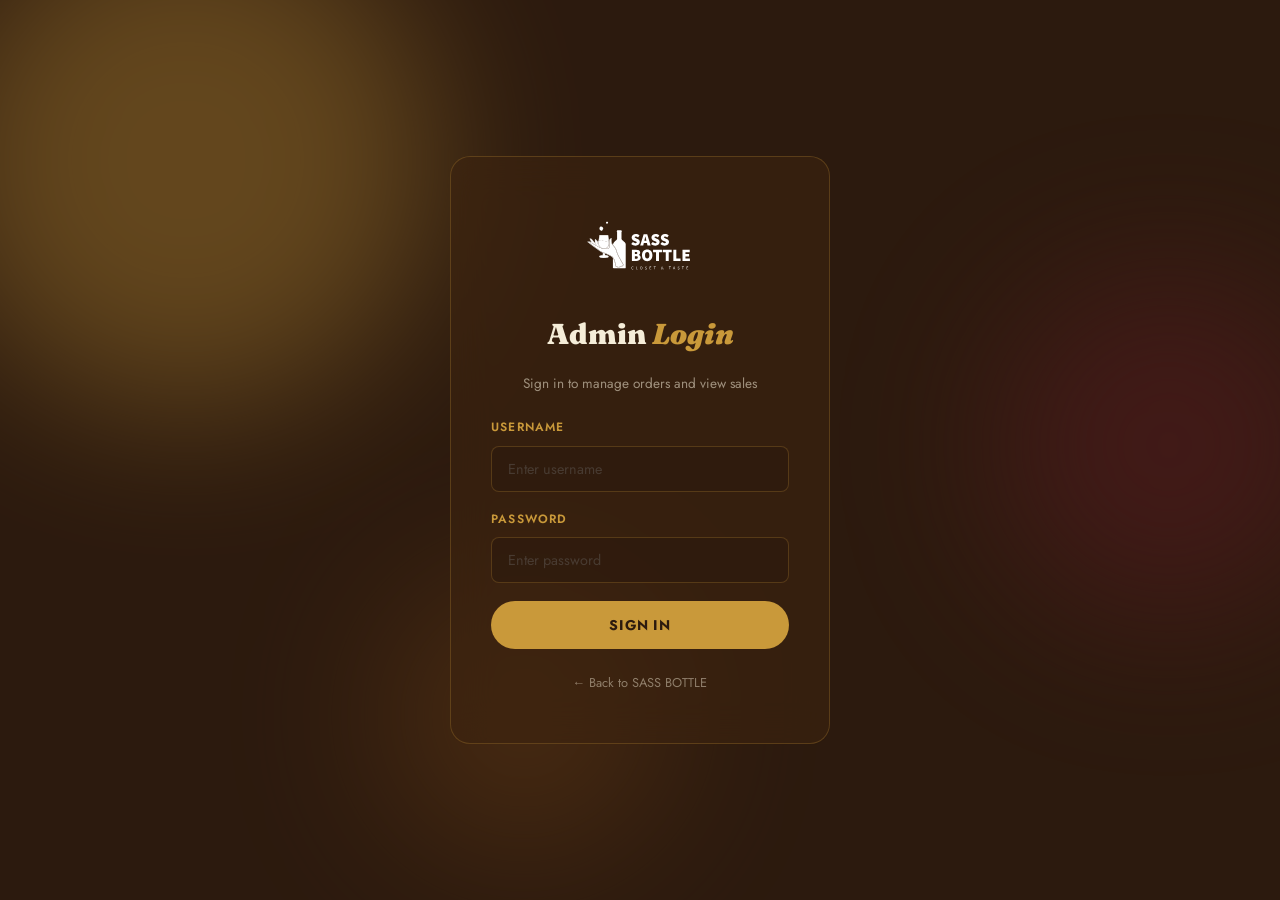
<file: admin-login.html>
<!DOCTYPE html>
<html lang="en">
<head>
  <meta charset="UTF-8"/>
  <meta name="viewport" content="width=device-width, initial-scale=1.0"/>
  <title>Admin Login – SASS BOTTLE</title>

  <link href="https://fonts.googleapis.com/css2?family=Fraunces:ital,wght@0,400;0,700;0,900;1,400&family=Jost:wght@300;400;500;600&display=swap" rel="stylesheet"/>

  <link rel="stylesheet" href="css/global.css"/>
  <link rel="stylesheet" href="css/admin-login.css"/>
</head>
<body>

  <!-- =============================================
       ADMIN LOGIN PAGE
       Simple centered card — no public nav here,
       this page is only for store administrators
  ============================================= -->
  <main class="admin-login-page">

    <div class="bokeh-bg" aria-hidden="true">
      <div class="bokeh-orb"></div>
      <div class="bokeh-orb"></div>
      <div class="bokeh-orb"></div>
    </div>

    <div class="login-card">

      <!-- Logo -->
      <img src="assets/logo.svg" alt="SASS BOTTLE" class="login-logo"/>

      <h1>Admin <em>Login</em></h1>
      <p class="login-subtitle">Sign in to manage orders and view sales</p>

      <form id="adminLoginForm" class="login-form">

        <div class="form-group">
          <label for="adminUsername">Username</label>
          <input type="text" id="adminUsername" placeholder="Enter username" required autocomplete="username"/>
        </div>

        <div class="form-group">
          <label for="adminPassword">Password</label>
          <input type="password" id="adminPassword" placeholder="Enter password" required autocomplete="current-password"/>
        </div>

        <button type="submit" class="btn-primary" id="loginBtn" style="width:100%; text-align:center;">
          Sign In
        </button>

        <!-- Error message shown on failed login -->
        <div class="login-error" id="loginError" style="display:none;"></div>

      </form>

      <!-- Link back to the public site -->
      <a href="index.html" class="back-to-site">← Back to SASS BOTTLE</a>

    </div>
  </main>

  <script src="js/global.js"></script>
  <script src="js/admin-login.js"></script>

</body>
</html>
</file>
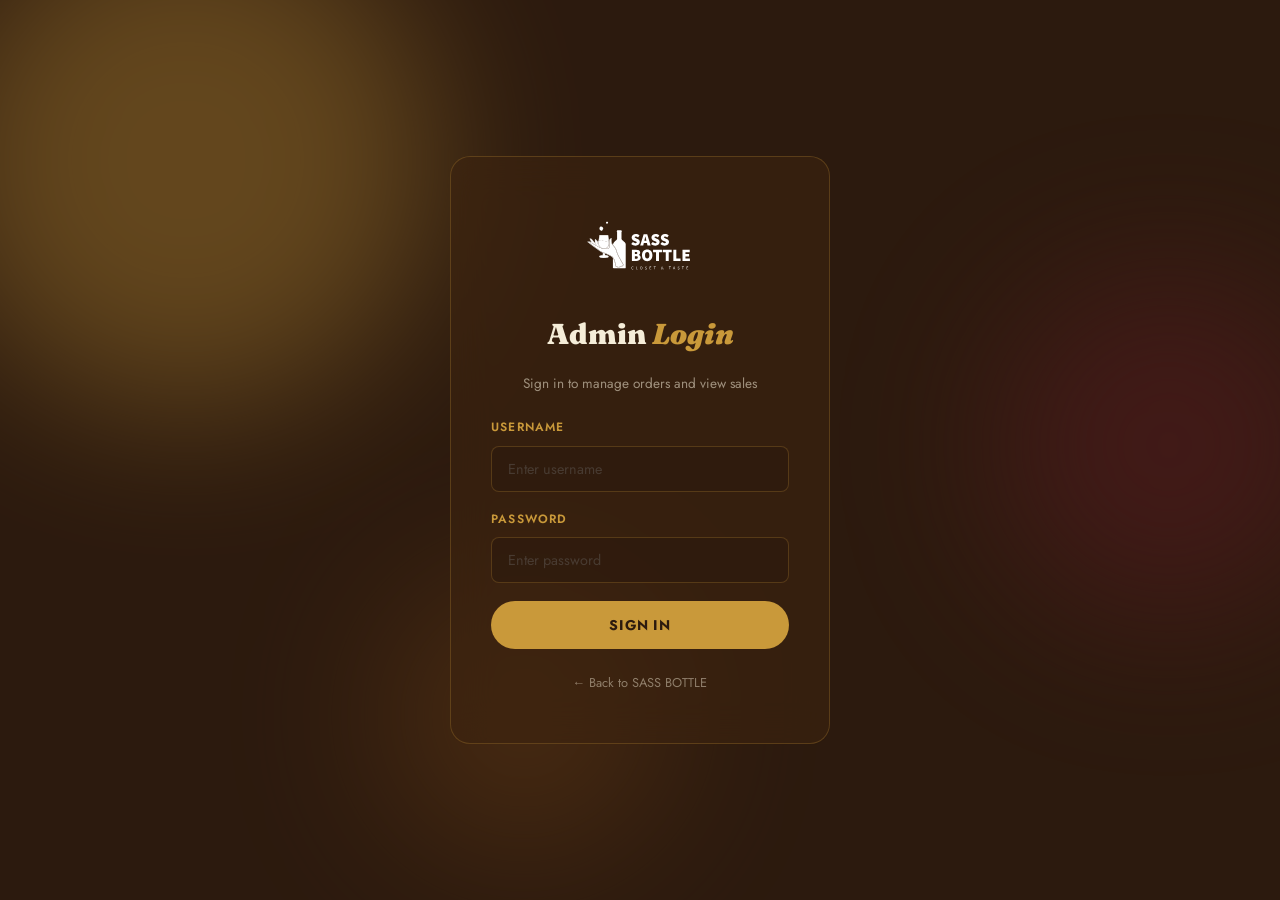
<file: admin-products.html>
<!DOCTYPE html>
<html lang="en">
<head>
  <meta charset="UTF-8"/>
  <meta name="viewport" content="width=device-width, initial-scale=1.0"/>
  <title>Manage Products – SASS BOTTLE Admin</title>

  <link href="https://fonts.googleapis.com/css2?family=Fraunces:ital,wght@0,400;0,700;0,900;1,400&family=Jost:wght@300;400;500;600&display=swap" rel="stylesheet"/>

  <link rel="stylesheet" href="css/global.css"/>
  <link rel="stylesheet" href="css/admin-dashboard.css"/>
  <link rel="stylesheet" href="css/admin-products.css"/>
</head>
<body>

  <!-- =============================================
       ADMIN TOP BAR — same as dashboard, with tabs
  ============================================= -->
  <nav class="admin-nav">
    <div class="admin-nav-left">
      <img src="assets/logo.svg" alt="SASS BOTTLE" class="admin-logo"/>
      <span class="admin-title">Admin Dashboard</span>
    </div>
    <div class="admin-nav-right">
      <span class="admin-username" id="adminUsernameDisplay"></span>
      <button class="btn-logout" id="logoutBtn">Logout</button>
    </div>
  </nav>

  <!-- Tab navigation between Orders and Products -->
  <div class="admin-tabs">
    <a href="admin-dashboard.html" class="admin-tab">Orders</a>
    <a href="admin-products.html" class="admin-tab active">Products</a>
    <a href="admin-reports.html" class="admin-tab">Reports</a>
  </div>

  <!-- Ambient animated bokeh background -->
  <div class="admin-bokeh bokeh-bg" aria-hidden="true">
    <div class="bokeh-orb"></div>
    <div class="bokeh-orb"></div>
    <div class="bokeh-orb"></div>
    <div class="bokeh-orb"></div>
  </div>

  <main class="admin-page">

    <div class="admin-eyebrow"><span>Store Management</span></div>

    <!-- =============================================
         PRODUCTS SECTION
    ============================================= -->
    <div class="orders-section">

      <div class="orders-header">
        <h2>Products</h2>

        <div style="display:flex; flex-direction:column; gap:16px; width:100%;">

          <!-- Row 1: primary action + search, sort pushed to the far right -->
          <div style="display:flex; gap:12px; align-items:center; flex-wrap:wrap;">

            <!-- Add new product button — the first action, pulsing gold
                 like Record Sale, to draw the eye as the primary action -->
            <button class="btn-primary btn-pulse" id="addProductBtn" style="padding:10px 22px; font-size:0.78rem;">
              + Add Product
            </button>

            <!-- Search box — filters by product name as you type -->
            <div class="admin-search-wrap">
              <svg width="15" height="15" viewBox="0 0 24 24" fill="none" stroke="currentColor" stroke-width="2">
                <circle cx="11" cy="11" r="8"/><path d="M21 21l-4.3-4.3"/>
              </svg>
              <input type="text" id="productSearch" placeholder="Search products…"/>
            </div>

            <!-- Sort dropdown — pushed to the right edge of this row -->
            <select id="productSortSelect" class="admin-sort-select" style="margin-left:auto;">
              <option value="name-asc">Name A–Z</option>
              <option value="name-desc">Name Z–A</option>
            </select>
          </div>

          <!-- Row 2: category filter chips — loaded dynamically -->
          <div class="status-filters" id="categoryFilters">
            <button class="status-chip active" data-category="">All</button>
          </div>

        </div>
      </div>

      <!-- Products table -->
      <div class="orders-table-wrap">
        <table class="orders-table">
          <thead>
            <tr>
              <th>Photo</th>
              <th>Product</th>
              <th>Category</th>
              <th>Price</th>
              <th>Availability</th>
              <th>Actions</th>
            </tr>
          </thead>
          <tbody id="productsTableBody">
            <tr><td colspan="5" class="loading-row">Loading products…</td></tr>
          </tbody>
        </table>
      </div>

    </div>

  </main>

  <!-- =============================================
       PRODUCT FORM MODAL
       Used for both "Add Product" and "Edit Product"
  ============================================= -->
  <div class="modal-overlay" id="productModal" style="display:none;">
    <div class="modal-box">
      <button class="modal-close" id="productModalCloseBtn">×</button>

      <h3 id="productModalTitle">Add Product</h3>

      <form id="productForm" class="product-form">

        <div class="form-group">
          <label for="prodName">Product Name *</label>
          <input type="text" id="prodName" placeholder="e.g. Gilbey's (Big)" required/>
        </div>

        <div class="form-row">
          <div class="form-group">
            <label for="prodCategory">Category *</label>
            <select id="prodCategory" required>
              <!-- Options loaded dynamically -->
            </select>
          </div>
          <div class="form-group">
            <label for="prodPrice">Price (UGX) *</label>
            <input type="number" id="prodPrice" placeholder="e.g. 35000" required min="0"/>
          </div>
        </div>

        <div class="form-group">
          <label for="prodVolume">Volume (ml, optional)</label>
          <input type="number" id="prodVolume" placeholder="e.g. 750"/>
        </div>

        <!-- Product photo upload -->
        <div class="form-group">
          <label for="prodImage">Product Photo (optional)</label>
          <input type="file" id="prodImage" accept="image/*"/>

          <!-- Preview of the selected or existing photo -->
          <div class="image-preview-wrap" id="imagePreviewWrap" style="display:none;">
            <img id="imagePreview" src="" alt="Product preview"/>
          </div>
        </div>

        <!-- Stock tracking mode -->
        <div class="form-group">
          <label>Stock Tracking</label>
          <div class="stock-mode-wrap" style="display:flex; gap:18px; margin-bottom:10px;">
            <label style="display:flex; align-items:center; gap:6px; cursor:pointer;">
              <input type="radio" name="stockMode" id="stockModeSimple" value="simple" checked/>
              Simple
            </label>
            <label style="display:flex; align-items:center; gap:6px; cursor:pointer;">
              <input type="radio" name="stockMode" id="stockModeQuantity" value="quantity"/>
              By quantity
            </label>
          </div>

          <!-- Simple mode -->
          <div class="toggle-wrap" id="simpleStockWrap">
            <label class="toggle-switch">
              <input type="checkbox" id="prodInStock" checked/>
              <span class="toggle-slider"></span>
            </label>
            <span id="prodInStockLabel">In Stock</span>
          </div>

          <!-- Quantity mode -->
          <div class="form-group" id="quantityStockWrap" style="display:none; margin-top:8px;">
            <input type="number" id="prodStockQuantity" placeholder="e.g. 24" min="0"/>
          </div>
        </div>

        <button type="submit" class="btn-primary" id="productSaveBtn" style="width:100%; text-align:center;">
          Save Product
        </button>

        <div class="form-error" id="productFormError" style="display:none;"></div>

      </form>

      <!-- Delete button — only shown when editing an existing product -->
      <button class="btn-delete-product" id="deleteProductBtn" style="display:none;">
        Delete this product
      </button>

    </div>
  </div>

  <div class="toast" id="toast" role="alert" aria-live="polite"></div>

  <script src="js/global.js"></script>
  <script src="js/admin-products.js"></script>

</body>
</html>
</file>
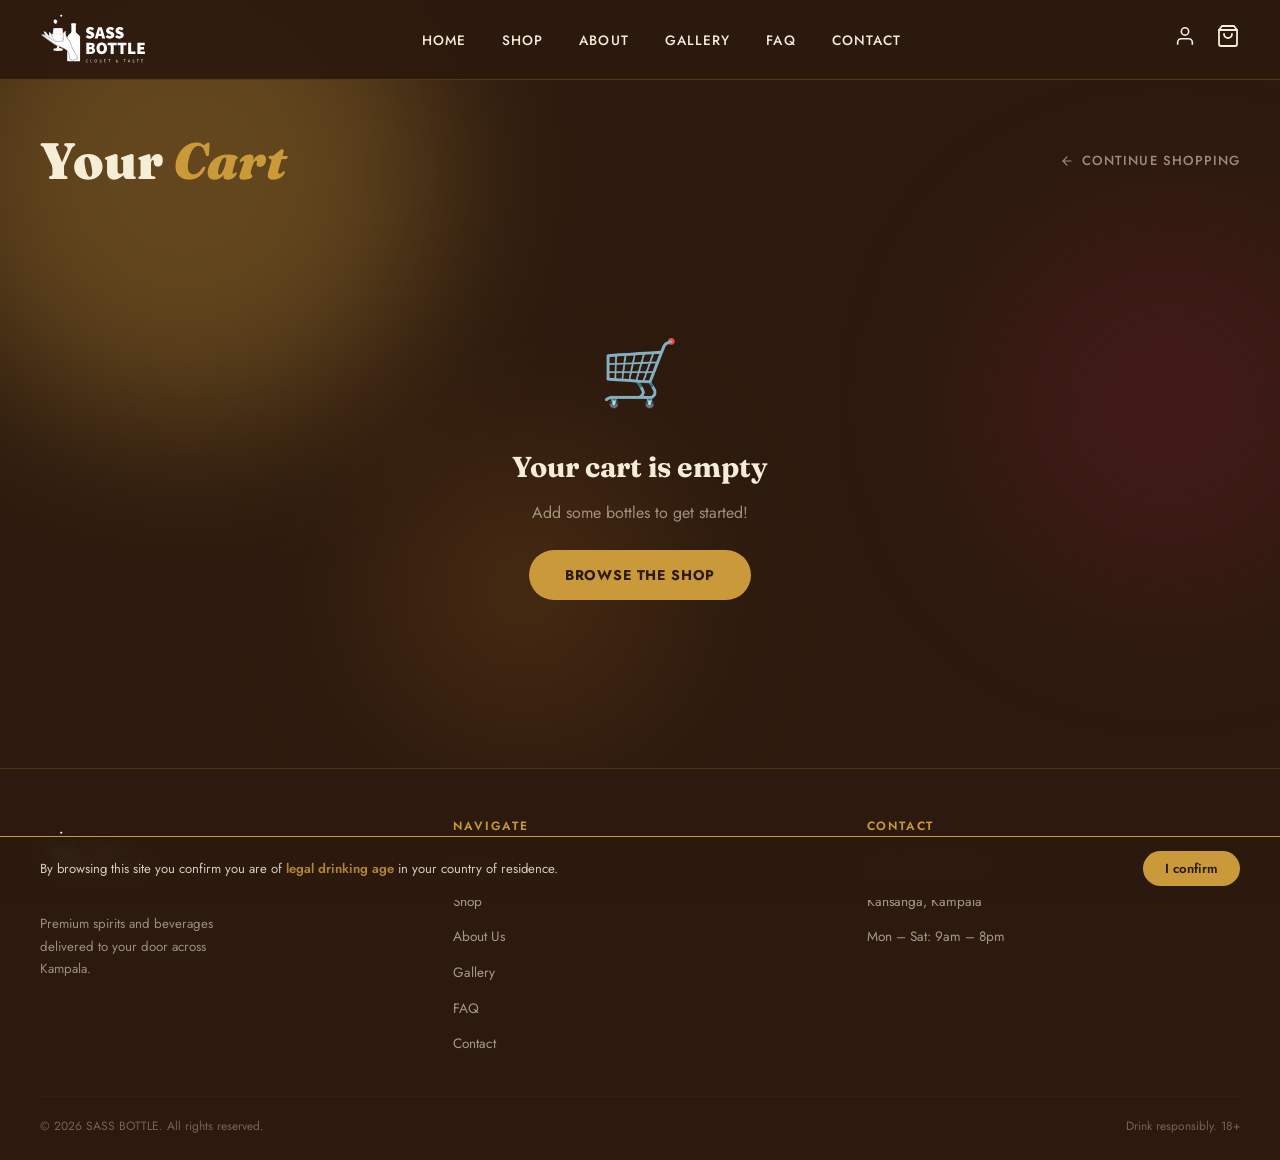
<file: cart.html>
<!DOCTYPE html>
<html lang="en">
<head>
  <meta charset="UTF-8"/>
  <meta name="viewport" content="width=device-width, initial-scale=1.0"/>
  <title>Cart – SASS BOTTLE</title>

  <!-- Google Fonts -->
  <link href="https://fonts.googleapis.com/css2?family=Fraunces:ital,wght@0,400;0,700;0,900;1,400&family=Jost:wght@300;400;500;600&display=swap" rel="stylesheet"/>

  <!-- Shared styles -->
  <link rel="stylesheet" href="css/global.css"/>
  <!-- Cart page specific styles -->
  <link rel="stylesheet" href="css/cart.css"/>
</head>
<body>

  <!-- =============================================
       STICKY NAVIGATION
  ============================================= -->
  <nav class="nav" role="navigation" aria-label="Main navigation">
    <a href="index.html" class="nav-logo">
      <img src="assets/logo.svg" alt="SASS BOTTLE – Closet & Taste"/>
    </a>
    <ul class="nav-links" id="navLinks">
      <li><a href="index.html">Home</a></li>
      <li><a href="shop.html">Shop</a></li>
      <li><a href="about.html">About</a></li>
	  <li><a href="gallery.html">Gallery</a></li>
      <li><a href="faq.html">FAQ</a></li>
      <li><a href="contact.html">Contact</a></li>
    </ul>
    <div style="display:flex; align-items:center; gap:20px;">
      <a href="cart.html" class="nav-cart" aria-label="View cart">
        <svg width="24" height="24" viewBox="0 0 24 24" fill="none" stroke-width="1.8"
             stroke-linecap="round" stroke-linejoin="round">
          <path d="M6 2L3 6v14a2 2 0 002 2h14a2 2 0 002-2V6l-3-4z"/>
          <line x1="3" y1="6" x2="21" y2="6"/>
          <path d="M16 10a4 4 0 01-8 0"/>
        </svg>
        <span class="cart-badge" id="cartBadge"></span>
      </a>
      <button class="nav-toggle" id="navToggle" aria-label="Toggle menu" aria-expanded="false">
        <span></span><span></span><span></span>
      </button>
    </div>
  </nav>

  <!-- =============================================
       AGE VERIFICATION BANNER
  ============================================= -->
  <div class="age-banner" id="ageBanner">
    <p>By browsing this site you confirm you are of <span>legal drinking age</span> in your country of residence.</p>
    <div class="age-banner-actions">
      <button class="btn-age-confirm" id="ageConfirmBtn">I confirm</button>
    </div>
  </div>

  <!-- =============================================
       CART PAGE
  ============================================= -->
  <main class="cart-page">

    <div class="bokeh-bg" aria-hidden="true">
      <div class="bokeh-orb"></div>
      <div class="bokeh-orb"></div>
      <div class="bokeh-orb"></div>
    </div>

    <!-- Page header -->
    <div class="cart-header">
      <h1>Your <em>Cart</em></h1>
      <a href="shop.html" class="back-link">
        <svg width="14" height="14" viewBox="0 0 24 24" fill="none"
             stroke="currentColor" stroke-width="2" stroke-linecap="round">
          <path d="M19 12H5M12 5l-7 7 7 7"/>
        </svg>
        Continue Shopping
      </a>
    </div>

    <!-- =============================================
         EMPTY CART STATE
         Shown when there are no items in the cart
    ============================================= -->
    <div class="cart-empty" id="cartEmpty" style="display:none;">
      <div class="empty-icon">🛒</div>
      <h2>Your cart is empty</h2>
      <p>Add some bottles to get started!</p>
      <a href="shop.html" class="btn-primary" style="margin-top:24px;">Browse the Shop</a>
    </div>

    <!-- =============================================
         CART CONTENT — shown when cart has items
    ============================================= -->
    <div class="cart-content" id="cartContent" style="display:none;">

      <!-- LEFT — cart items list + order form -->
      <div class="cart-left">

        <!-- Cart items list — filled by cart.js -->
        <div class="cart-items" id="cartItems"></div>

        <!-- Divider -->
        <div class="form-divider"></div>

        <!-- ORDER FORM -->
        <div class="order-form">
          <h2 class="form-title">Delivery Details</h2>

          <!-- Customer name -->
          <div class="form-group">
            <label for="customerName">Full Name *</label>
            <input type="text" id="customerName" placeholder="e.g. John Mukasa" required/>
          </div>

          <!-- Phone number -->
          <div class="form-group">
            <label for="phoneNumber">Phone Number *</label>
            <input type="tel" id="phoneNumber" placeholder="e.g. 0700 000 000" required/>
          </div>

          <!-- Delivery zone — loaded from backend -->
          <div class="form-group">
            <label for="deliveryZone">Delivery Zone *</label>
            <select id="deliveryZone" required>
              <option value="">— Select your zone —</option>
              <!-- Options injected by cart.js from GET /delivery-zones -->
            </select>
          </div>

          <!-- Delivery fee info — updates when zone is selected -->
          <div class="zone-fee-info" id="zoneFeeInfo" style="display:none;">
            <svg width="14" height="14" viewBox="0 0 24 24" fill="none"
                 stroke="currentColor" stroke-width="2">
              <circle cx="12" cy="12" r="10"/><path d="M12 8v4m0 4h.01"/>
            </svg>
            <span id="zoneFeeText"></span>
          </div>

          <!-- Precise delivery address -->
          <div class="form-group">
            <label for="deliveryAddress">Precise Address *</label>
            <input type="text" id="deliveryAddress"
                   placeholder="e.g. Kansanga, next to Shell station" required/>
          </div>

          <!-- Payment method -->
          <div class="form-group">
            <label>Payment Method *</label>
            <div class="payment-options">

              <!-- Cash on delivery -->
              <label class="payment-option" id="optCash">
                <input type="radio" name="payment" value="Cash" checked/>
                <div class="payment-card">
                  <svg width="22" height="22" viewBox="0 0 24 24" fill="none"
                       stroke="currentColor" stroke-width="1.8">
                    <rect x="2" y="6" width="20" height="12" rx="2"/>
                    <circle cx="12" cy="12" r="3"/>
                  </svg>
                  <span>Cash on Delivery</span>
                </div>
              </label>

              <!-- Mobile Money -->
              <label class="payment-option" id="optMobile">
                <input type="radio" name="payment" value="Mobile Money"/>
                <div class="payment-card">
                  <svg width="22" height="22" viewBox="0 0 24 24" fill="none"
                       stroke="currentColor" stroke-width="1.8">
                    <rect x="5" y="2" width="14" height="20" rx="2"/>
                    <line x1="12" y1="18" x2="12" y2="18"/>
                  </svg>
                  <span>Mobile Money</span>
                </div>
              </label>

            </div>
          </div>

          <!-- Mobile Money USSD link — shown when Mobile Money is selected -->
          <div class="mobile-money-info" id="mobilMoneyInfo" style="display:none;">
            <p>Tap the button below to open your Mobile Money app with the amount pre-filled:</p>
            <!-- Link built dynamically by cart.js with the total amount -->
            <a id="ussdLink" href="#" class="btn-ussd">Open Mobile Money</a>
          </div>

          <!-- Optional note to the delivery person -->
          <div class="form-group">
            <label for="orderNote">Note (optional)</label>
            <textarea id="orderNote" rows="3"
                      placeholder="Any special instructions for delivery…"></textarea>
          </div>

        </div>
      </div>

      <!-- RIGHT — sticky order summary -->
      <div class="cart-right">
        <div class="order-summary" id="orderSummary">
          <h3>Order Summary</h3>

          <!-- Summary lines filled by cart.js -->
          <div class="summary-lines" id="summaryLines"></div>

          <div class="summary-divider"></div>

          <!-- Subtotal -->
          <div class="summary-row">
            <span>Subtotal</span>
            <span id="summarySubtotal">—</span>
          </div>

          <!-- Delivery fee — updates when zone is selected -->
          <div class="summary-row">
            <span>Delivery</span>
            <span id="summaryDelivery">Select zone</span>
          </div>

          <div class="summary-divider"></div>

          <!-- Grand total -->
          <div class="summary-row summary-total">
            <span>Total</span>
            <span id="summaryTotal">—</span>
          </div>

          <!-- Place Order button -->
          <button class="btn-place-order" id="placeOrderBtn">
            Place Order
          </button>

          <!-- Error message shown on validation failure -->
          <div class="order-error" id="orderError" style="display:none;"></div>

        </div>
      </div>

    </div>
  </main>

  <!-- =============================================
       FOOTER
  ============================================= -->
  <footer>
    <div class="footer-brand">
      <img src="assets/logo.svg" alt="SASS BOTTLE"/>
      <p>Premium spirits and beverages delivered to your door across Kampala.</p>
    </div>
    <div class="footer-col">
      <h4>Navigate</h4>
      <ul>
        <li><a href="index.html">Home</a></li>
        <li><a href="shop.html">Shop</a></li>
        <li><a href="about.html">About Us</a></li>
		<li><a href="gallery.html">Gallery</a></li>
        <li><a href="faq.html">FAQ</a></li>
        <li><a href="contact.html">Contact</a></li>
      </ul>
    </div>
    <div class="footer-col">
      <h4>Contact</h4>
      <ul>
        <li><a href="tel:+256000000000">+256 000 000 000</a></li>
        <li><a href="contact.html">Kansanga, Kampala</a></li>
        <li><a href="contact.html">Mon – Sat: 9am – 8pm</a></li>
      </ul>
    </div>
    <div class="footer-bottom">
      <span>&copy; 2026 SASS BOTTLE. All rights reserved.</span>
      <span>Drink responsibly. 18+</span>
    </div>
  </footer>

  <!-- Toast notification -->
  <div class="toast" id="toast" role="alert" aria-live="polite"></div>

  <script src="js/global.js"></script>
  <script src="js/cart.js"></script>

</body>
</html>
</file>
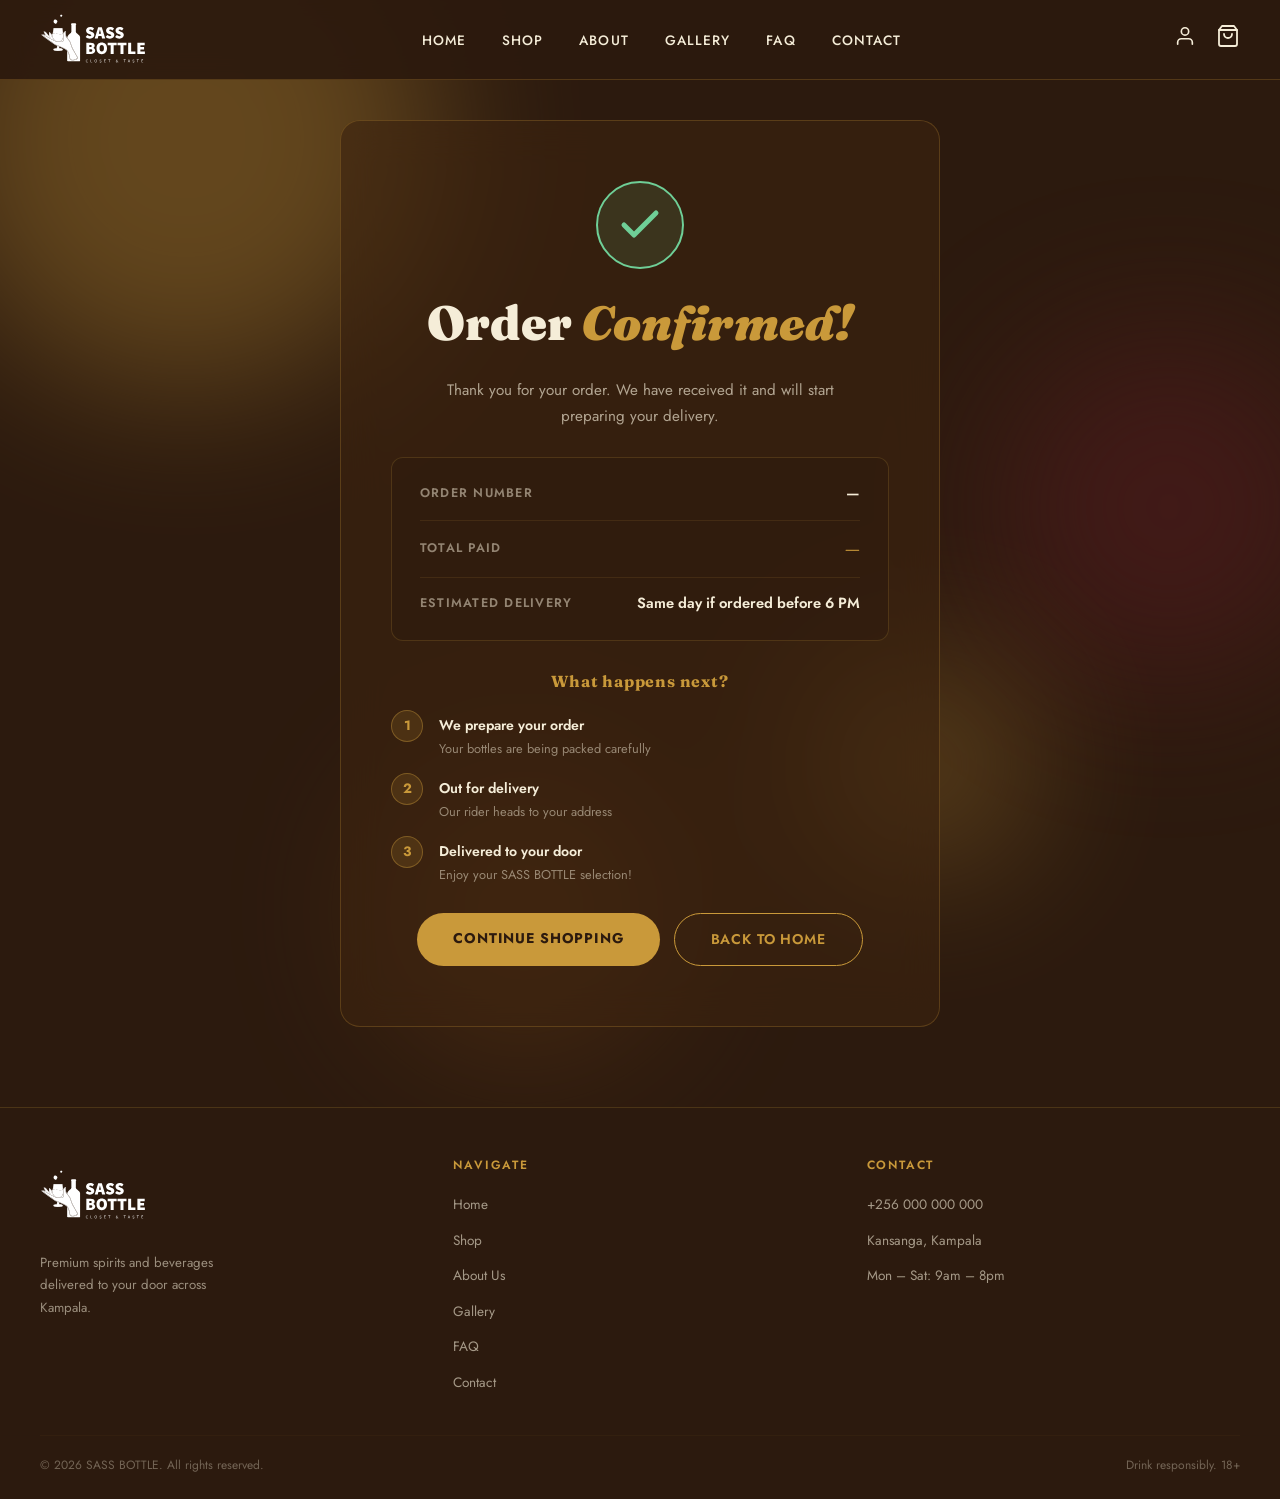
<file: confirmation.html>
<!DOCTYPE html>
<html lang="en">
<head>
  <meta charset="UTF-8"/>
  <meta name="viewport" content="width=device-width, initial-scale=1.0"/>
  <title>Order Confirmed – SASS BOTTLE</title>

  <!-- Google Fonts -->
  <link href="https://fonts.googleapis.com/css2?family=Fraunces:ital,wght@0,400;0,700;0,900;1,400&family=Jost:wght@300;400;500;600&display=swap" rel="stylesheet"/>

  <!-- Shared styles -->
  <link rel="stylesheet" href="css/global.css"/>
  <!-- Confirmation page specific styles -->
  <link rel="stylesheet" href="css/confirmation.css"/>
</head>
<body>

  <!-- =============================================
       STICKY NAVIGATION
  ============================================= -->
  <nav class="nav" role="navigation" aria-label="Main navigation">
    <a href="index.html" class="nav-logo">
      <img src="assets/logo.svg" alt="SASS BOTTLE – Closet & Taste"/>
    </a>
    <ul class="nav-links" id="navLinks">
      <li><a href="index.html">Home</a></li>
      <li><a href="shop.html">Shop</a></li>
      <li><a href="about.html">About</a></li>
      <li><a href="gallery.html">Gallery</a></li>
      <li><a href="faq.html">FAQ</a></li>
      <li><a href="contact.html">Contact</a></li>
    </ul>
    <div style="display:flex; align-items:center; gap:20px;">
      <a href="cart.html" class="nav-cart" aria-label="View cart">
        <svg width="24" height="24" viewBox="0 0 24 24" fill="none" stroke-width="1.8"
             stroke-linecap="round" stroke-linejoin="round">
          <path d="M6 2L3 6v14a2 2 0 002 2h14a2 2 0 002-2V6l-3-4z"/>
          <line x1="3" y1="6" x2="21" y2="6"/>
          <path d="M16 10a4 4 0 01-8 0"/>
        </svg>
        <span class="cart-badge" id="cartBadge"></span>
      </a>
      <button class="nav-toggle" id="navToggle" aria-label="Toggle menu" aria-expanded="false">
        <span></span><span></span><span></span>
      </button>
    </div>
  </nav>

  <!-- =============================================
       CONFIRMATION PAGE
  ============================================= -->
  <main class="confirmation-page">

    <!-- Bokeh background -->
    <div class="bokeh-bg" aria-hidden="true">
      <div class="bokeh-orb"></div>
      <div class="bokeh-orb"></div>
      <div class="bokeh-orb"></div>
      <div class="bokeh-orb"></div>
    </div>

    <div class="confirmation-card">

      <!-- Animated checkmark icon -->
      <div class="check-circle" aria-hidden="true">
        <svg width="48" height="48" viewBox="0 0 24 24" fill="none"
             stroke="currentColor" stroke-width="2.5"
             stroke-linecap="round" stroke-linejoin="round">
          <path d="M20 6L9 17l-5-5"/>
        </svg>
      </div>

      <!-- Main confirmation message -->
      <h1>Order <em>Confirmed!</em></h1>
      <p class="confirmation-subtitle">
        Thank you for your order. We have received it and will start preparing your delivery.
      </p>

      <!-- Order details box -->
      <div class="order-details-box">

        <!-- Order ID — read from URL ?order_id= -->
        <div class="order-detail-row">
          <span class="detail-label">Order Number</span>
          <span class="detail-value" id="orderIdDisplay">#—</span>
        </div>

        <div class="order-detail-divider"></div>

        <!-- Total amount — read from URL ?total= -->
        <div class="order-detail-row">
          <span class="detail-label">Total Paid</span>
          <span class="detail-value gold" id="orderTotalDisplay">—</span>
        </div>

        <div class="order-detail-divider"></div>

        <!-- Estimated delivery -->
        <div class="order-detail-row">
          <span class="detail-label">Estimated Delivery</span>
          <span class="detail-value">Same day if ordered before 6 PM</span>
        </div>

      </div>

      <!-- What happens next -->
      <div class="next-steps">
        <h3>What happens next?</h3>
        <div class="steps-list">
          <div class="step-item">
            <div class="step-number">1</div>
            <div class="step-text">
              <strong>We prepare your order</strong>
              <span>Your bottles are being packed carefully</span>
            </div>
          </div>
          <div class="step-item">
            <div class="step-number">2</div>
            <div class="step-text">
              <strong>Out for delivery</strong>
              <span>Our rider heads to your address</span>
            </div>
          </div>
          <div class="step-item">
            <div class="step-number">3</div>
            <div class="step-text">
              <strong>Delivered to your door</strong>
              <span>Enjoy your SASS BOTTLE selection!</span>
            </div>
          </div>
        </div>
      </div>

      <!-- Action buttons -->
      <div class="confirmation-actions">
        <!-- Continue shopping — pulsing button -->
        <a href="shop.html" class="btn-pulse">Continue Shopping</a>
        <!-- Go back home -->
        <a href="index.html" class="btn-outline">Back to Home</a>
      </div>

    </div>
  </main>

  <!-- =============================================
       FOOTER
  ============================================= -->
  <footer>
    <div class="footer-brand">
      <img src="assets/logo.svg" alt="SASS BOTTLE"/>
      <p>Premium spirits and beverages delivered to your door across Kampala.</p>
    </div>
    <div class="footer-col">
      <h4>Navigate</h4>
      <ul>
        <li><a href="index.html">Home</a></li>
        <li><a href="shop.html">Shop</a></li>
        <li><a href="about.html">About Us</a></li>
		<li><a href="gallery.html">Gallery</a></li>
        <li><a href="faq.html">FAQ</a></li>
        <li><a href="contact.html">Contact</a></li>
      </ul>
    </div>
    <div class="footer-col">
      <h4>Contact</h4>
      <ul>
        <li><a href="tel:+256000000000">+256 000 000 000</a></li>
        <li><a href="contact.html">Kansanga, Kampala</a></li>
        <li><a href="contact.html">Mon – Sat: 9am – 8pm</a></li>
      </ul>
    </div>
    <div class="footer-bottom">
      <span>&copy; 2026 SASS BOTTLE. All rights reserved.</span>
      <span>Drink responsibly. 18+</span>
    </div>
  </footer>

  <!-- Toast notification -->
  <div class="toast" id="toast" role="alert" aria-live="polite"></div>

  <script src="js/global.js"></script>
  <script src="js/confirmation.js"></script>

</body>
</html>
</file>
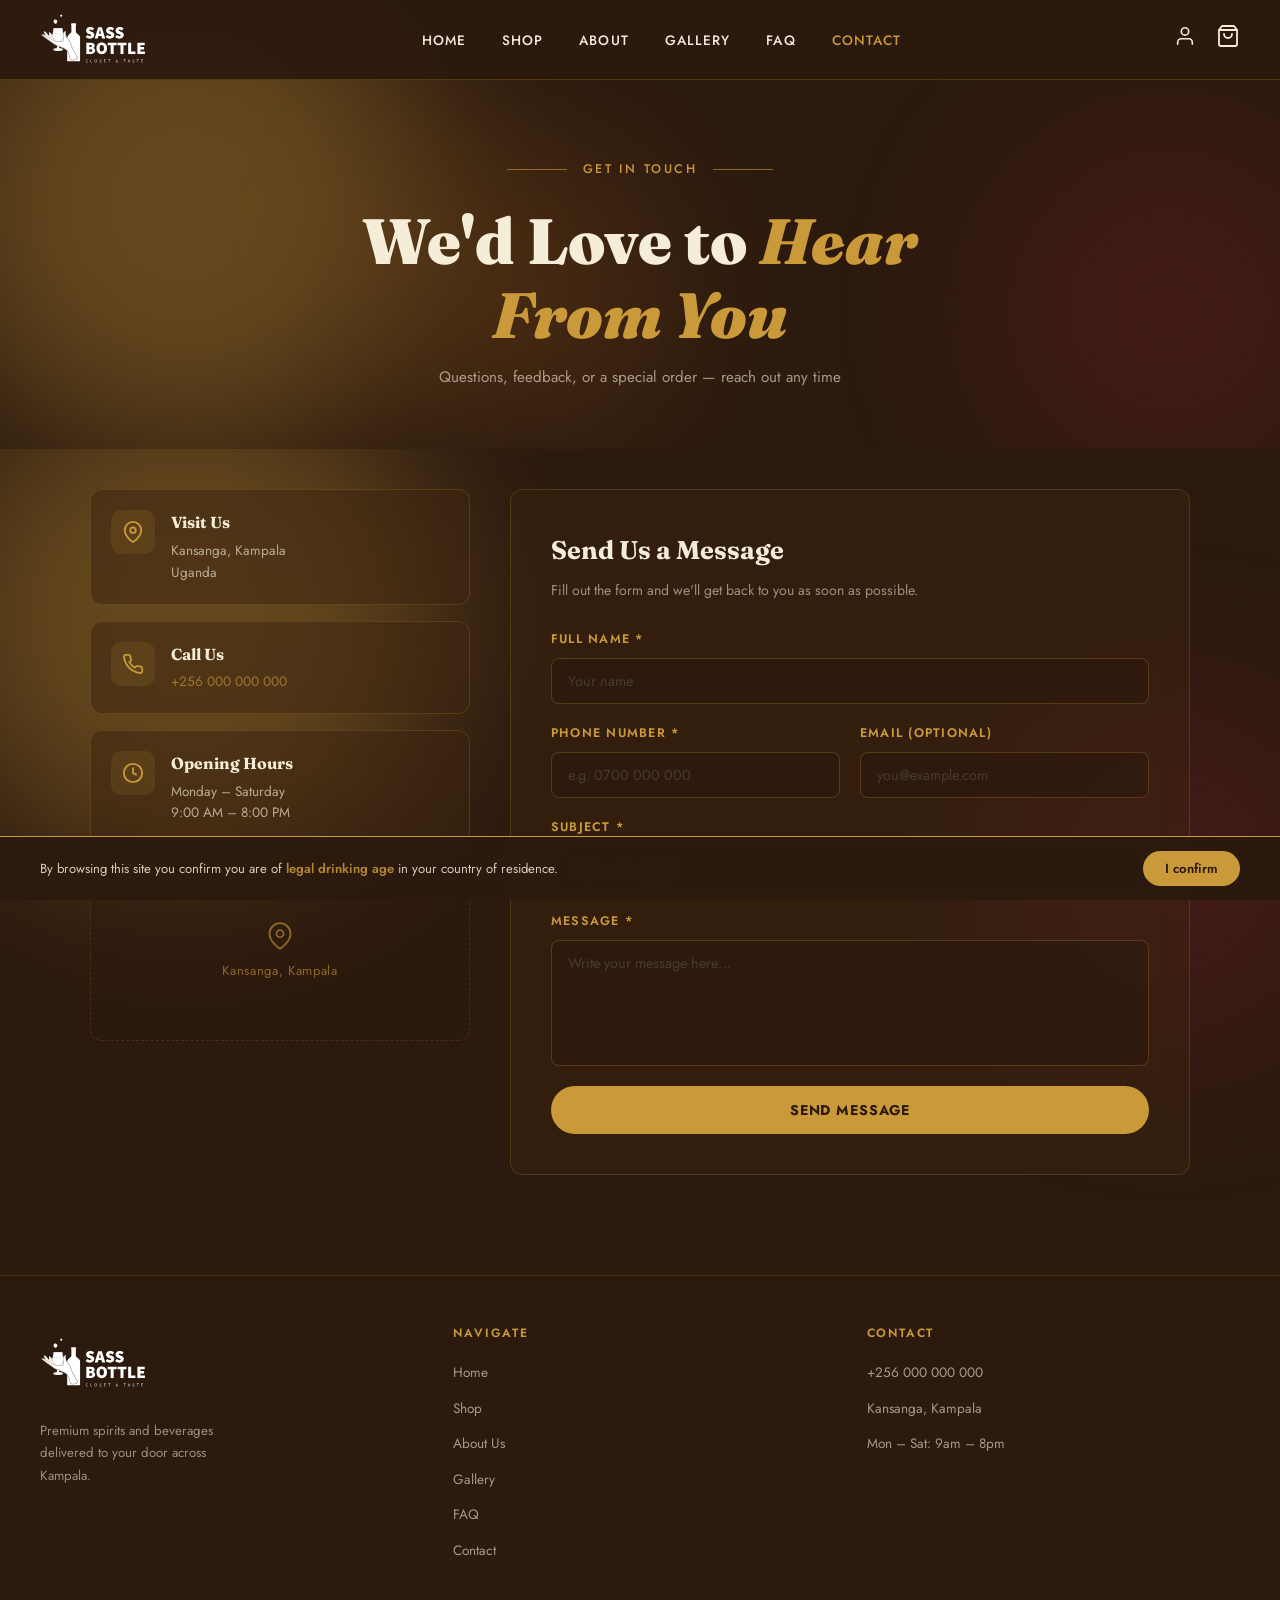
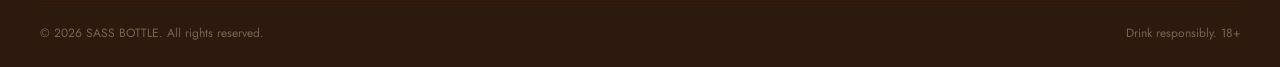
<file: contact.html>
<!DOCTYPE html>
<html lang="en">
<head>
  <meta charset="UTF-8"/>
  <meta name="viewport" content="width=device-width, initial-scale=1.0"/>
  <title>Contact – SASS BOTTLE</title>

  <!-- Google Fonts -->
  <link href="https://fonts.googleapis.com/css2?family=Fraunces:ital,wght@0,400;0,700;0,900;1,400&family=Jost:wght@300;400;500;600&display=swap" rel="stylesheet"/>

  <!-- Shared styles -->
  <link rel="stylesheet" href="css/global.css"/>
  <!-- Contact page specific styles -->
  <link rel="stylesheet" href="css/contact.css"/>
</head>
<body>

  <!-- =============================================
       STICKY NAVIGATION
  ============================================= -->
  <nav class="nav" role="navigation" aria-label="Main navigation">
    <a href="index.html" class="nav-logo">
      <img src="assets/logo.svg" alt="SASS BOTTLE – Closet & Taste"/>
    </a>
    <ul class="nav-links" id="navLinks">
      <li><a href="index.html">Home</a></li>
      <li><a href="shop.html">Shop</a></li>
      <li><a href="about.html">About</a></li>
      <li><a href="gallery.html">Gallery</a></li>
      <li><a href="faq.html">FAQ</a></li>
      <li><a href="contact.html" class="active">Contact</a></li>
    </ul>
    <div style="display:flex; align-items:center; gap:20px;">
      <a href="cart.html" class="nav-cart" aria-label="View cart">
        <svg width="24" height="24" viewBox="0 0 24 24" fill="none" stroke-width="1.8"
             stroke-linecap="round" stroke-linejoin="round">
          <path d="M6 2L3 6v14a2 2 0 002 2h14a2 2 0 002-2V6l-3-4z"/>
          <line x1="3" y1="6" x2="21" y2="6"/>
          <path d="M16 10a4 4 0 01-8 0"/>
        </svg>
        <span class="cart-badge" id="cartBadge"></span>
      </a>
      <button class="nav-toggle" id="navToggle" aria-label="Toggle menu" aria-expanded="false">
        <span></span><span></span><span></span>
      </button>
    </div>
  </nav>

  <!-- =============================================
       AGE VERIFICATION BANNER
  ============================================= -->
  <div class="age-banner" id="ageBanner">
    <p>By browsing this site you confirm you are of <span>legal drinking age</span> in your country of residence.</p>
    <div class="age-banner-actions">
      <button class="btn-age-confirm" id="ageConfirmBtn">I confirm</button>
    </div>
  </div>

  <!-- =============================================
       CONTACT HERO
  ============================================= -->
  <section class="contact-hero">
    <div class="bokeh-bg" aria-hidden="true">
      <div class="bokeh-orb"></div>
      <div class="bokeh-orb"></div>
      <div class="bokeh-orb"></div>
    </div>
    <div class="contact-hero-content">
      <div class="hero-eyebrow"><span>Get in Touch</span></div>
      <h1>We'd Love to <em>Hear From You</em></h1>
      <p>Questions, feedback, or a special order — reach out any time</p>
    </div>
  </section>

  <!-- =============================================
       CONTACT CONTENT — info cards + form
  ============================================= -->
  <section class="contact-main">
    <div class="bokeh-bg" aria-hidden="true">
      <div class="bokeh-orb"></div>
      <div class="bokeh-orb"></div>
    </div>

    <div class="contact-grid">

      <!-- LEFT — contact info cards -->
      <div class="contact-info">

        <div class="info-card">
          <div class="info-icon">
            <svg width="22" height="22" viewBox="0 0 24 24" fill="none" stroke="currentColor" stroke-width="2">
              <path d="M21 10c0 7-9 13-9 13s-9-6-9-13a9 9 0 0118 0z"/>
              <circle cx="12" cy="10" r="3"/>
            </svg>
          </div>
          <div class="info-text">
            <h3>Visit Us</h3>
            <p>Kansanga, Kampala<br/>Uganda</p>
          </div>
        </div>

        <div class="info-card">
          <div class="info-icon">
            <svg width="22" height="22" viewBox="0 0 24 24" fill="none" stroke="currentColor" stroke-width="2">
              <path d="M22 16.92v3a2 2 0 01-2.18 2 19.79 19.79 0 01-8.63-3.07 19.5 19.5 0 01-6-6 19.79 19.79 0 01-3.07-8.67A2 2 0 014.11 2h3a2 2 0 012 1.72c.127.96.361 1.903.7 2.81a2 2 0 01-.45 2.11L8.09 9.91a16 16 0 006 6l1.27-1.27a2 2 0 012.11-.45c.907.339 1.85.573 2.81.7A2 2 0 0122 16.92z"/>
            </svg>
          </div>
          <div class="info-text">
            <h3>Call Us</h3>
            <p><a href="tel:+256000000000">+256 000 000 000</a></p>
          </div>
        </div>

        <div class="info-card">
          <div class="info-icon">
            <svg width="22" height="22" viewBox="0 0 24 24" fill="none" stroke="currentColor" stroke-width="2">
              <circle cx="12" cy="12" r="10"/><path d="M12 6v6l4 2"/>
            </svg>
          </div>
          <div class="info-text">
            <h3>Opening Hours</h3>
            <p>Monday – Saturday<br/>9:00 AM – 8:00 PM</p>
          </div>
        </div>

        <!-- Map placeholder -->
        <div class="map-placeholder">
          <svg width="28" height="28" viewBox="0 0 24 24" fill="none" stroke="currentColor" stroke-width="1.6">
            <path d="M21 10c0 7-9 13-9 13s-9-6-9-13a9 9 0 0118 0z"/>
            <circle cx="12" cy="10" r="3"/>
          </svg>
          <span>Kansanga, Kampala</span>
        </div>

      </div>

      <!-- RIGHT — contact form -->
      <div class="contact-form-wrap">
        <h2>Send Us a Message</h2>
        <p class="form-intro">Fill out the form and we'll get back to you as soon as possible.</p>

        <form id="contactForm" class="contact-form">

          <div class="form-group">
            <label for="contactName">Full Name *</label>
            <input type="text" id="contactName" placeholder="Your name" required/>
          </div>

          <div class="form-row">
            <div class="form-group">
              <label for="contactPhone">Phone Number *</label>
              <input type="tel" id="contactPhone" placeholder="e.g. 0700 000 000" required/>
            </div>
            <div class="form-group">
              <label for="contactEmail">Email (optional)</label>
              <input type="email" id="contactEmail" placeholder="you@example.com"/>
            </div>
          </div>

          <div class="form-group">
            <label for="contactSubject">Subject *</label>
            <input type="text" id="contactSubject" placeholder="What is this about?" required/>
          </div>

          <div class="form-group">
            <label for="contactMessage">Message *</label>
            <textarea id="contactMessage" rows="5" placeholder="Write your message here…" required></textarea>
          </div>

          <button type="submit" class="btn-primary" style="width:100%; text-align:center;">
            Send Message
          </button>

          <!-- Success message shown after submission -->
          <div class="form-success" id="formSuccess" style="display:none;">
            ✓ Thank you! Your message has been noted. We'll be in touch soon.
          </div>

        </form>
      </div>

    </div>
  </section>

  <!-- =============================================
       FOOTER
  ============================================= -->
  <footer>
    <div class="footer-brand">
      <img src="assets/logo.svg" alt="SASS BOTTLE"/>
      <p>Premium spirits and beverages delivered to your door across Kampala.</p>
    </div>
    <div class="footer-col">
      <h4>Navigate</h4>
      <ul>
        <li><a href="index.html">Home</a></li>
        <li><a href="shop.html">Shop</a></li>
        <li><a href="about.html">About Us</a></li>
		<li><a href="gallery.html">Gallery</a></li>
        <li><a href="faq.html">FAQ</a></li>
        <li><a href="contact.html">Contact</a></li>
      </ul>
    </div>
    <div class="footer-col">
      <h4>Contact</h4>
      <ul>
        <li><a href="tel:+256000000000">+256 000 000 000</a></li>
        <li><a href="contact.html">Kansanga, Kampala</a></li>
        <li><a href="contact.html">Mon – Sat: 9am – 8pm</a></li>
      </ul>
    </div>
    <div class="footer-bottom">
      <span>&copy; 2026 SASS BOTTLE. All rights reserved.</span>
      <span>Drink responsibly. 18+</span>
    </div>
  </footer>

  <div class="toast" id="toast" role="alert" aria-live="polite"></div>

  <script src="js/global.js"></script>
  <script src="js/contact.js"></script>

</body>
</html>
</file>
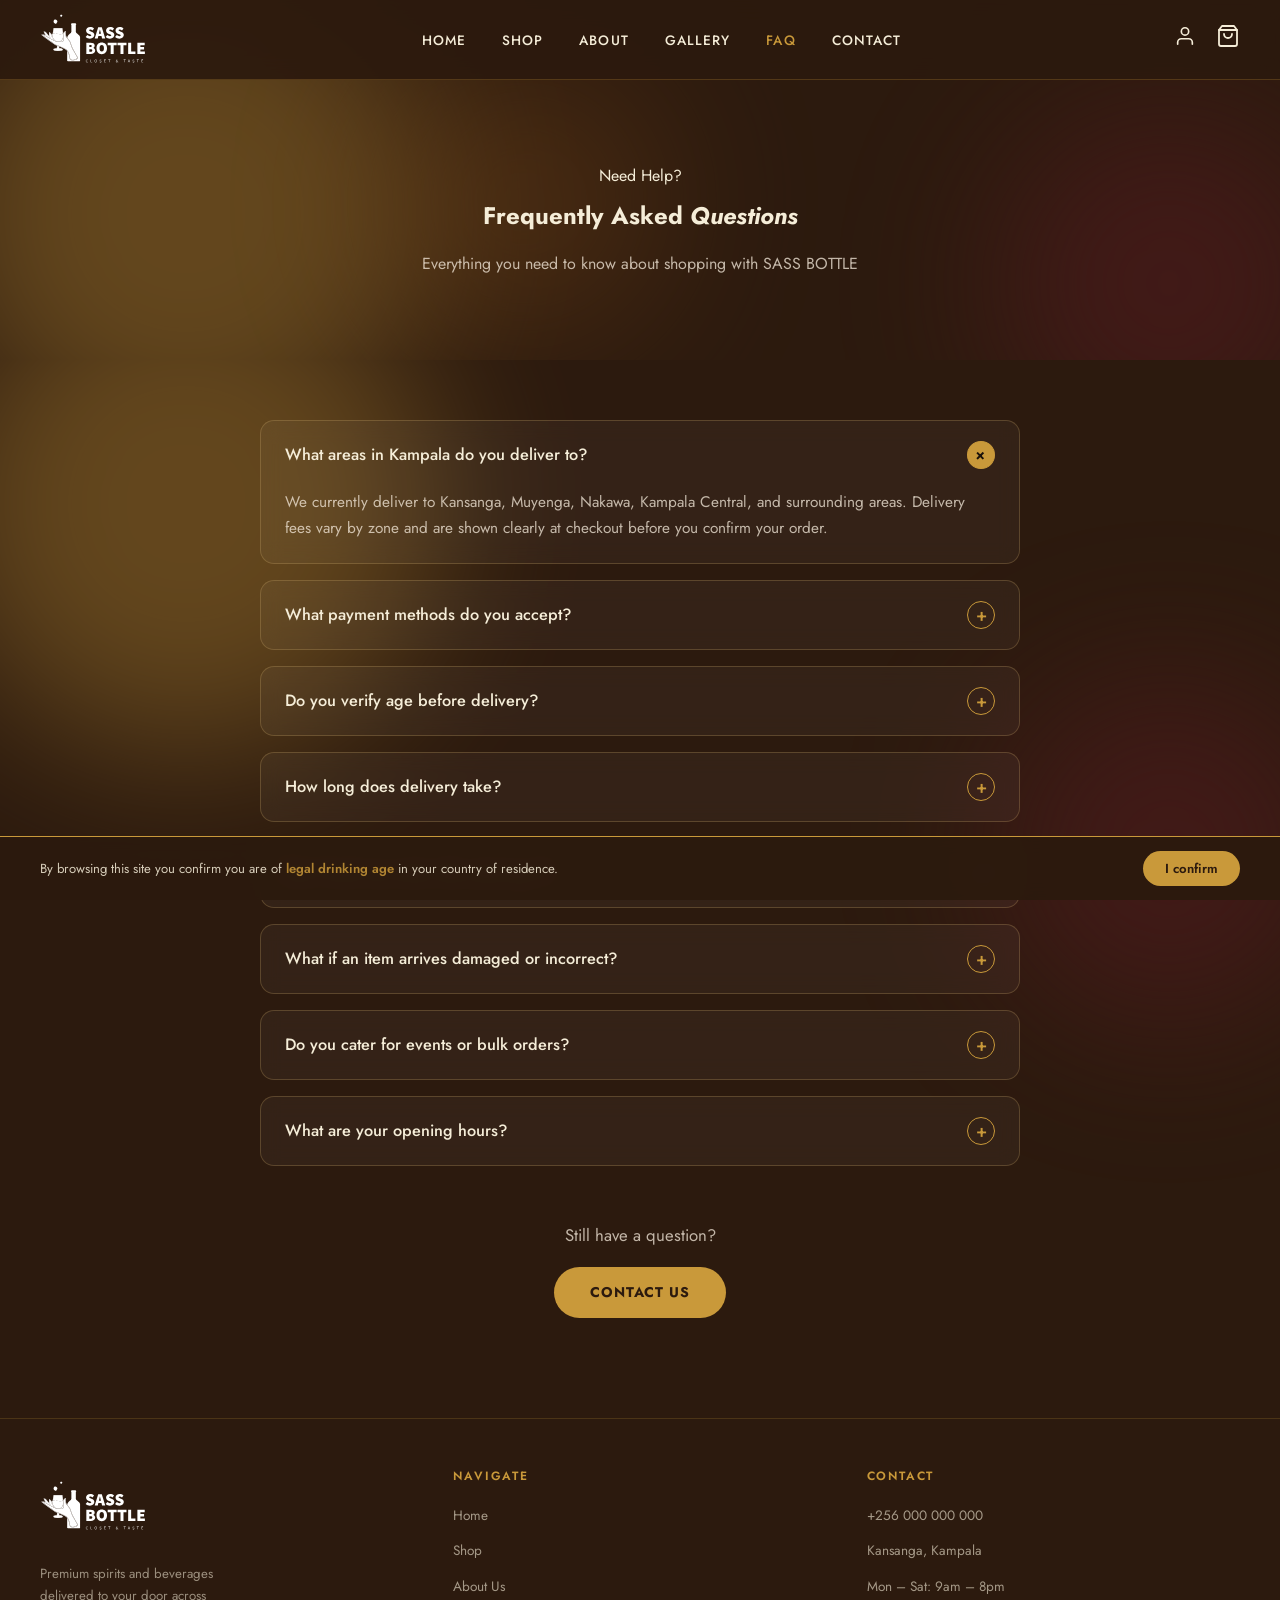
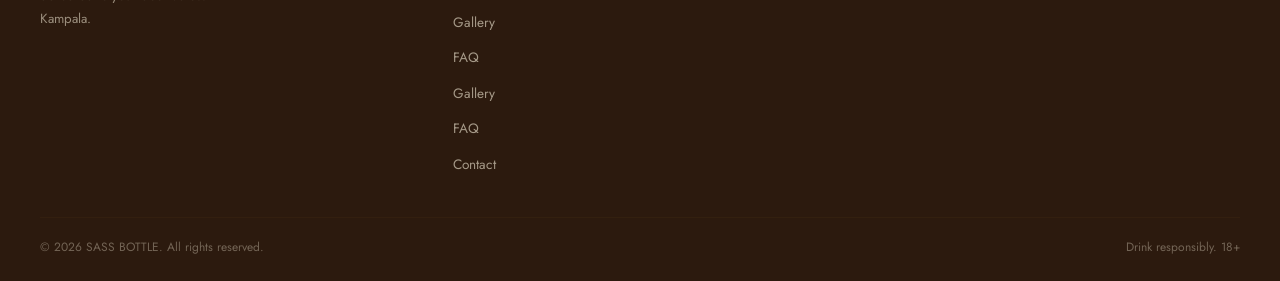
<file: faq.html>
<!DOCTYPE html>
<html lang="en">
<head>
  <meta charset="UTF-8"/>
  <meta name="viewport" content="width=device-width, initial-scale=1.0"/>
  <title>FAQ – SASS BOTTLE</title>

  <!-- Google Fonts -->
  <link href="https://fonts.googleapis.com/css2?family=Fraunces:ital,wght@0,400;0,700;0,900;1,400&family=Jost:wght@300;400;500;600&display=swap" rel="stylesheet"/>

  <!-- Shared styles -->
  <link rel="stylesheet" href="css/global.css"/>
  <!-- FAQ page specific styles -->
  <link rel="stylesheet" href="css/faq.css"/>
</head>
<body>

  <!-- =============================================
       STICKY NAVIGATION
  ============================================= -->
  <nav class="nav" role="navigation" aria-label="Main navigation">
    <a href="index.html" class="nav-logo">
      <img src="assets/logo.svg" alt="SASS BOTTLE – Closet & Taste"/>
    </a>
    <ul class="nav-links" id="navLinks">
      <li><a href="index.html">Home</a></li>
      <li><a href="shop.html">Shop</a></li>
      <li><a href="about.html">About</a></li>
      <li><a href="gallery.html">Gallery</a></li>
      <li><a href="faq.html" class="active">FAQ</a></li>
      <li><a href="contact.html">Contact</a></li>
    </ul>
    <div style="display:flex; align-items:center; gap:20px;">
      <a href="cart.html" class="nav-cart" aria-label="View cart">
        <svg width="24" height="24" viewBox="0 0 24 24" fill="none" stroke-width="1.8"
             stroke-linecap="round" stroke-linejoin="round">
          <path d="M6 2L3 6v14a2 2 0 002 2h14a2 2 0 002-2V6l-3-4z"/>
          <line x1="3" y1="6" x2="21" y2="6"/>
          <path d="M16 10a4 4 0 01-8 0"/>
        </svg>
        <span class="cart-badge" id="cartBadge"></span>
      </a>
      <button class="nav-toggle" id="navToggle" aria-label="Toggle menu" aria-expanded="false">
        <span></span><span></span><span></span>
      </button>
    </div>
  </nav>

  <!-- =============================================
       AGE VERIFICATION BANNER
  ============================================= -->
  <div class="age-banner" id="ageBanner">
    <p>By browsing this site you confirm you are of <span>legal drinking age</span> in your country of residence.</p>
    <div class="age-banner-actions">
      <button class="btn-age-confirm" id="ageConfirmBtn">I confirm</button>
    </div>
  </div>

  <!-- =============================================
       FAQ HERO
  ============================================= -->
  <section class="faq-hero">
    <div class="bokeh-bg" aria-hidden="true">
      <div class="bokeh-orb"></div>
      <div class="bokeh-orb"></div>
      <div class="bokeh-orb"></div>
    </div>
    <div class="faq-hero-content">
      <div class="hero-eyebrow"><span>Need Help?</span></div>
      <h1>Frequently Asked <em>Questions</em></h1>
      <p>Everything you need to know about shopping with SASS BOTTLE</p>
    </div>
  </section>

  <!-- =============================================
       FAQ LIST
  ============================================= -->
  <section class="faq-main">
    <div class="bokeh-bg" aria-hidden="true">
      <div class="bokeh-orb"></div>
      <div class="bokeh-orb"></div>
    </div>

    <div class="faq-list">

      <details class="faq-item" open>
        <summary>
          <span>What areas in Kampala do you deliver to?</span>
          <span class="faq-icon">+</span>
        </summary>
        <div class="faq-answer">
          <p>We currently deliver to Kansanga, Muyenga, Nakawa, Kampala Central, and surrounding areas. Delivery fees vary by zone and are shown clearly at checkout before you confirm your order.</p>
        </div>
      </details>

      <details class="faq-item">
        <summary>
          <span>What payment methods do you accept?</span>
          <span class="faq-icon">+</span>
        </summary>
        <div class="faq-answer">
          <p>We accept Cash on Delivery and Mobile Money. At checkout, selecting Mobile Money opens your phone's payment app directly with the amount pre-filled, so paying takes just a few taps.</p>
        </div>
      </details>

      <details class="faq-item">
        <summary>
          <span>Do you verify age before delivery?</span>
          <span class="faq-icon">+</span>
        </summary>
        <div class="faq-answer">
          <p>Yes. By browsing our site you confirm you are of legal drinking age, and our delivery team may ask for ID on arrival for alcoholic orders. SASS BOTTLE promotes responsible consumption.</p>
        </div>
      </details>

      <details class="faq-item">
        <summary>
          <span>How long does delivery take?</span>
          <span class="faq-icon">+</span>
        </summary>
        <div class="faq-answer">
          <p>Most orders within Kampala are delivered the same day, typically within 1–3 hours depending on your zone and the time you place your order.</p>
        </div>
      </details>

      <details class="faq-item">
        <summary>
          <span>Can I track my order after placing it?</span>
          <span class="faq-icon">+</span>
        </summary>
        <div class="faq-answer">
          <p>Absolutely. After checkout you'll see an order confirmation screen, and you can visit your account's "My Orders" page at any time to check the current status of your delivery.</p>
        </div>
      </details>

      <details class="faq-item">
        <summary>
          <span>What if an item arrives damaged or incorrect?</span>
          <span class="faq-icon">+</span>
        </summary>
        <div class="faq-answer">
          <p>Contact us immediately through our <a href="contact.html">Contact page</a> with your order details. We'll arrange a replacement or refund as quickly as possible.</p>
        </div>
      </details>

      <details class="faq-item">
        <summary>
          <span>Do you cater for events or bulk orders?</span>
          <span class="faq-icon">+</span>
        </summary>
        <div class="faq-answer">
          <p>Yes! For parties, weddings, or corporate events, reach out through our Contact page with your requirements and we'll put together a tailored order for you.</p>
        </div>
      </details>

      <details class="faq-item">
        <summary>
          <span>What are your opening hours?</span>
          <span class="faq-icon">+</span>
        </summary>
        <div class="faq-answer">
          <p>We're open Monday to Saturday, 9:00 AM to 8:00 PM. Orders placed outside these hours will be processed first thing the next business day.</p>
        </div>
      </details>

    </div>

    <div class="faq-cta">
      <p>Still have a question?</p>
      <a href="contact.html" class="btn-pulse">Contact Us</a>
    </div>

  </section>

  <!-- =============================================
       FOOTER
  ============================================= -->
  <footer>
    <div class="footer-brand">
      <img src="assets/logo.svg" alt="SASS BOTTLE"/>
      <p>Premium spirits and beverages delivered to your door across Kampala.</p>
    </div>
    <div class="footer-col">
      <h4>Navigate</h4>
      <ul>
        <li><a href="index.html">Home</a></li>
        <li><a href="shop.html">Shop</a></li>
        <li><a href="about.html">About Us</a></li>
        <li><a href="gallery.html">Gallery</a></li>
        <li><a href="faq.html">FAQ</a></li>
		<li><a href="gallery.html">Gallery</a></li>
        <li><a href="faq.html">FAQ</a></li>
        <li><a href="contact.html">Contact</a></li>
      </ul>
    </div>
    <div class="footer-col">
      <h4>Contact</h4>
      <ul>
        <li><a href="tel:+256000000000">+256 000 000 000</a></li>
        <li><a href="contact.html">Kansanga, Kampala</a></li>
        <li><a href="contact.html">Mon – Sat: 9am – 8pm</a></li>
      </ul>
    </div>
    <div class="footer-bottom">
      <span>&copy; 2026 SASS BOTTLE. All rights reserved.</span>
      <span>Drink responsibly. 18+</span>
    </div>
  </footer>

  <div class="toast" id="toast" role="alert" aria-live="polite"></div>

  <script src="js/global.js"></script>

</body>
</html>
</file>
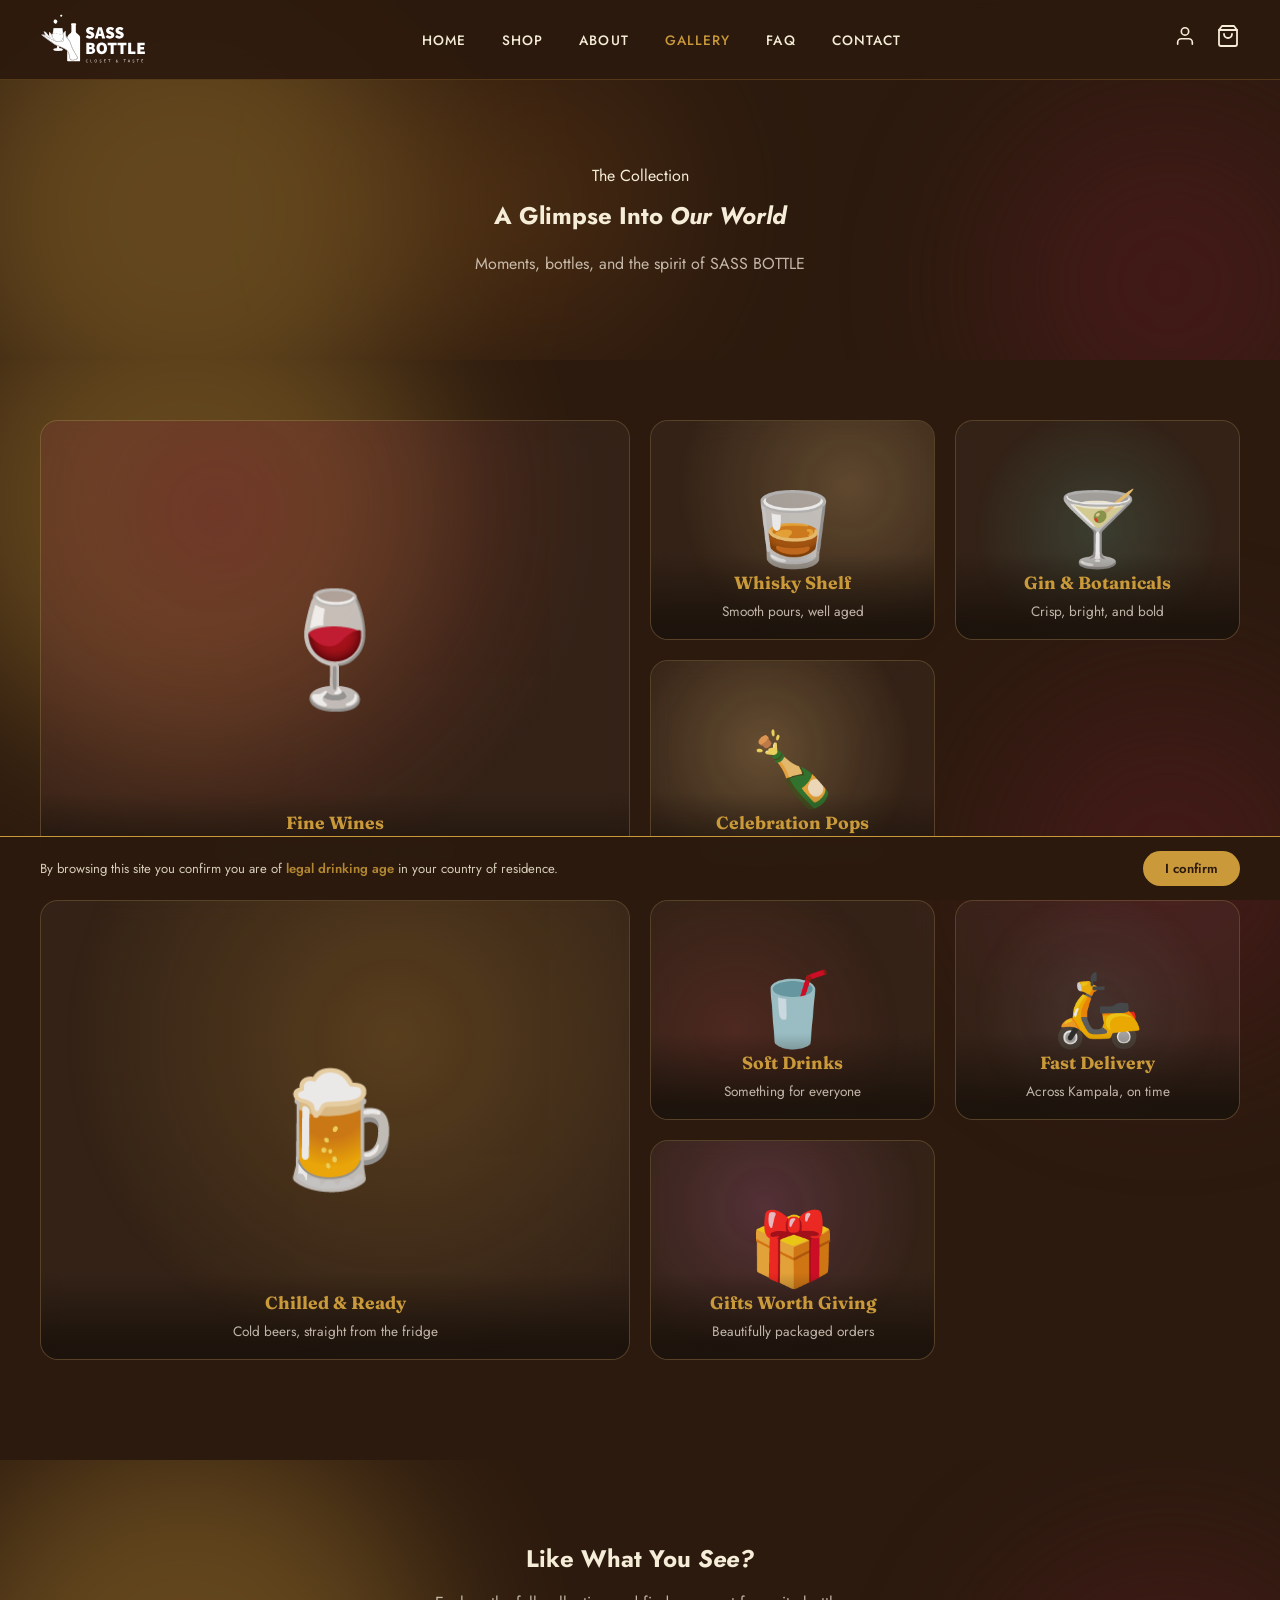
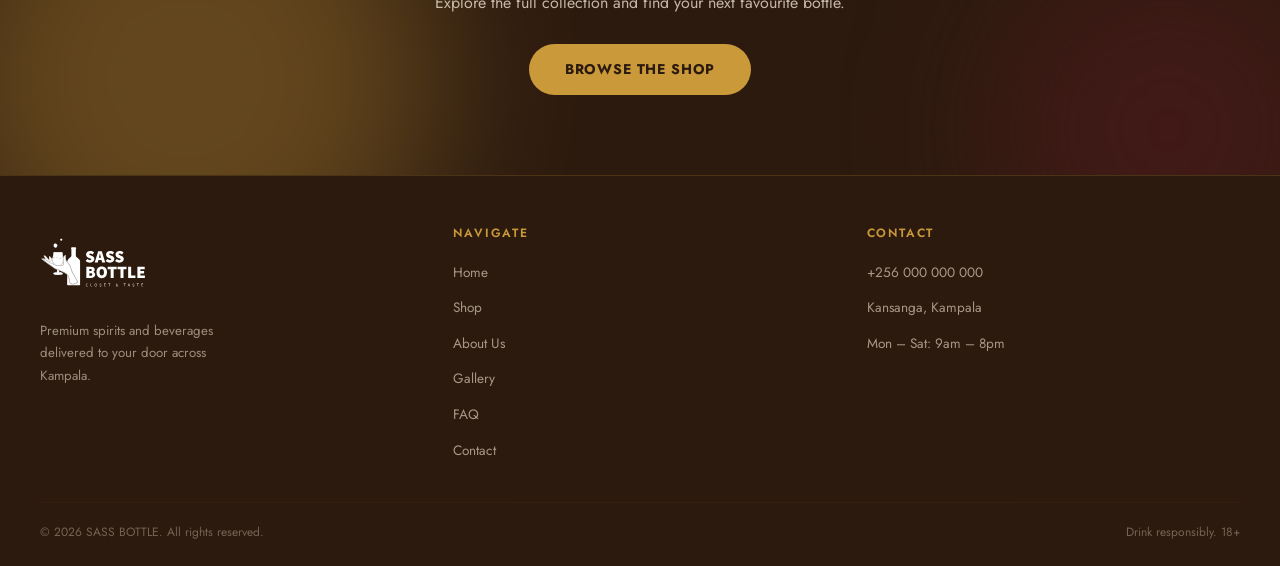
<file: gallery.html>
<!DOCTYPE html>
<html lang="en">
<head>
  <meta charset="UTF-8"/>
  <meta name="viewport" content="width=device-width, initial-scale=1.0"/>
  <title>Gallery – SASS BOTTLE</title>

  <!-- Google Fonts -->
  <link href="https://fonts.googleapis.com/css2?family=Fraunces:ital,wght@0,400;0,700;0,900;1,400&family=Jost:wght@300;400;500;600&display=swap" rel="stylesheet"/>

  <!-- Shared styles -->
  <link rel="stylesheet" href="css/global.css"/>
  <!-- Gallery page specific styles -->
  <link rel="stylesheet" href="css/gallery.css"/>
</head>
<body>

  <!-- =============================================
       STICKY NAVIGATION
  ============================================= -->
  <nav class="nav" role="navigation" aria-label="Main navigation">
    <a href="index.html" class="nav-logo">
      <img src="assets/logo.svg" alt="SASS BOTTLE – Closet & Taste"/>
    </a>
    <ul class="nav-links" id="navLinks">
      <li><a href="index.html">Home</a></li>
      <li><a href="shop.html">Shop</a></li>
      <li><a href="about.html">About</a></li>
      <li><a href="gallery.html" class="active">Gallery</a></li>
      <li><a href="faq.html">FAQ</a></li>
      <li><a href="contact.html">Contact</a></li>
    </ul>
    <div style="display:flex; align-items:center; gap:20px;">
      <a href="cart.html" class="nav-cart" aria-label="View cart">
        <svg width="24" height="24" viewBox="0 0 24 24" fill="none" stroke-width="1.8"
             stroke-linecap="round" stroke-linejoin="round">
          <path d="M6 2L3 6v14a2 2 0 002 2h14a2 2 0 002-2V6l-3-4z"/>
          <line x1="3" y1="6" x2="21" y2="6"/>
          <path d="M16 10a4 4 0 01-8 0"/>
        </svg>
        <span class="cart-badge" id="cartBadge"></span>
      </a>
      <button class="nav-toggle" id="navToggle" aria-label="Toggle menu" aria-expanded="false">
        <span></span><span></span><span></span>
      </button>
    </div>
  </nav>

  <!-- =============================================
       AGE VERIFICATION BANNER
  ============================================= -->
  <div class="age-banner" id="ageBanner">
    <p>By browsing this site you confirm you are of <span>legal drinking age</span> in your country of residence.</p>
    <div class="age-banner-actions">
      <button class="btn-age-confirm" id="ageConfirmBtn">I confirm</button>
    </div>
  </div>

  <!-- =============================================
       GALLERY HERO
  ============================================= -->
  <section class="gallery-hero">
    <div class="bokeh-bg" aria-hidden="true">
      <div class="bokeh-orb"></div>
      <div class="bokeh-orb"></div>
      <div class="bokeh-orb"></div>
    </div>
    <div class="gallery-hero-content">
      <div class="hero-eyebrow"><span>The Collection</span></div>
      <h1>A Glimpse Into <em>Our World</em></h1>
      <p>Moments, bottles, and the spirit of SASS BOTTLE</p>
    </div>
  </section>

  <!-- =============================================
       GALLERY GRID
  ============================================= -->
  <section class="gallery-main">
    <div class="bokeh-bg" aria-hidden="true">
      <div class="bokeh-orb"></div>
      <div class="bokeh-orb"></div>
    </div>

    <div class="gallery-grid">

      <div class="gallery-item gallery-item-lg">
        <div class="gallery-visual gallery-wine" aria-hidden="true">🍷</div>
        <div class="gallery-caption">
          <h3>Fine Wines</h3>
          <p>Reds, whites & sparkling for every table</p>
        </div>
      </div>

      <div class="gallery-item">
        <div class="gallery-visual gallery-whisky" aria-hidden="true">🥃</div>
        <div class="gallery-caption">
          <h3>Whisky Shelf</h3>
          <p>Smooth pours, well aged</p>
        </div>
      </div>

      <div class="gallery-item">
        <div class="gallery-visual gallery-gin" aria-hidden="true">🍸</div>
        <div class="gallery-caption">
          <h3>Gin & Botanicals</h3>
          <p>Crisp, bright, and bold</p>
        </div>
      </div>

      <div class="gallery-item">
        <div class="gallery-visual gallery-champagne" aria-hidden="true">🍾</div>
        <div class="gallery-caption">
          <h3>Celebration Pops</h3>
          <p>Champagne for big moments</p>
        </div>
      </div>

      <div class="gallery-item gallery-item-lg">
        <div class="gallery-visual gallery-beer" aria-hidden="true">🍺</div>
        <div class="gallery-caption">
          <h3>Chilled & Ready</h3>
          <p>Cold beers, straight from the fridge</p>
        </div>
      </div>

      <div class="gallery-item">
        <div class="gallery-visual gallery-soda" aria-hidden="true">🥤</div>
        <div class="gallery-caption">
          <h3>Soft Drinks</h3>
          <p>Something for everyone</p>
        </div>
      </div>

      <div class="gallery-item">
        <div class="gallery-visual gallery-delivery" aria-hidden="true">🛵</div>
        <div class="gallery-caption">
          <h3>Fast Delivery</h3>
          <p>Across Kampala, on time</p>
        </div>
      </div>

      <div class="gallery-item">
        <div class="gallery-visual gallery-gift" aria-hidden="true">🎁</div>
        <div class="gallery-caption">
          <h3>Gifts Worth Giving</h3>
          <p>Beautifully packaged orders</p>
        </div>
      </div>

    </div>
  </section>

  <!-- =============================================
       CTA SECTION
  ============================================= -->
  <section class="gallery-cta">
    <div class="bokeh-bg" aria-hidden="true">
      <div class="bokeh-orb"></div>
      <div class="bokeh-orb"></div>
    </div>
    <div class="cta-content">
      <h2>Like What You <em>See?</em></h2>
      <p>Explore the full collection and find your next favourite bottle.</p>
      <a href="shop.html" class="btn-pulse">Browse the Shop</a>
    </div>
  </section>

  <!-- =============================================
       FOOTER
  ============================================= -->
  <footer>
    <div class="footer-brand">
      <img src="assets/logo.svg" alt="SASS BOTTLE"/>
      <p>Premium spirits and beverages delivered to your door across Kampala.</p>
    </div>
    <div class="footer-col">
      <h4>Navigate</h4>
      <ul>
        <li><a href="index.html">Home</a></li>
        <li><a href="shop.html">Shop</a></li>
        <li><a href="about.html">About Us</a></li>
        <li><a href="gallery.html">Gallery</a></li>
        <li><a href="faq.html">FAQ</a></li>
        <li><a href="contact.html">Contact</a></li>
      </ul>
    </div>
    <div class="footer-col">
      <h4>Contact</h4>
      <ul>
        <li><a href="tel:+256000000000">+256 000 000 000</a></li>
        <li><a href="contact.html">Kansanga, Kampala</a></li>
        <li><a href="contact.html">Mon – Sat: 9am – 8pm</a></li>
      </ul>
    </div>
    <div class="footer-bottom">
      <span>&copy; 2026 SASS BOTTLE. All rights reserved.</span>
      <span>Drink responsibly. 18+</span>
    </div>
  </footer>

  <div class="toast" id="toast" role="alert" aria-live="polite"></div>

  <script src="js/global.js"></script>

</body>
</html>
</file>
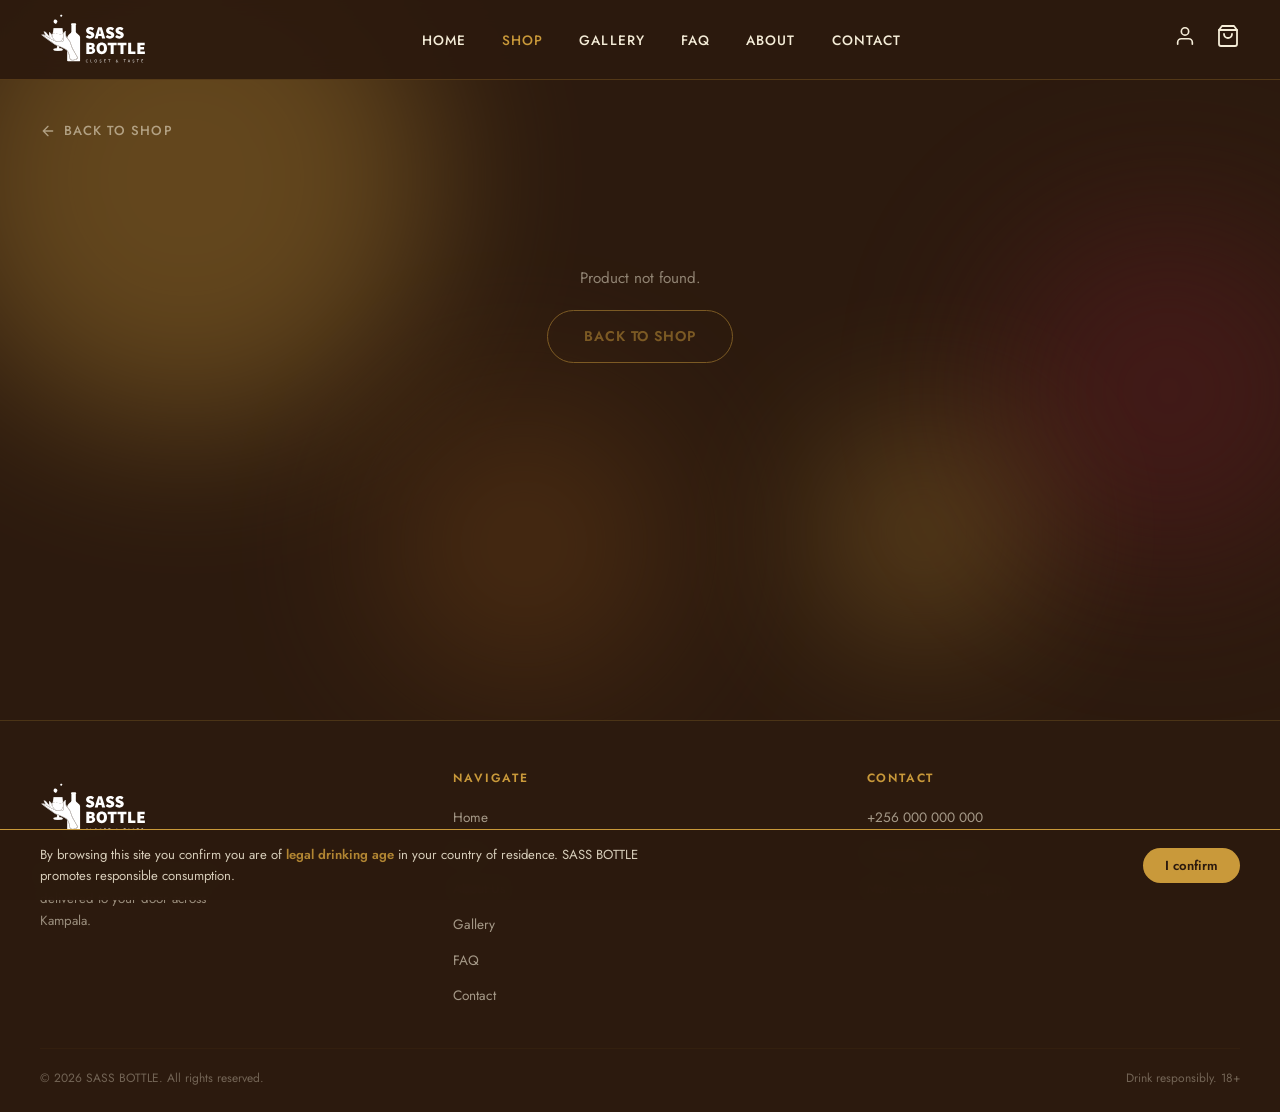
<file: product.html>
<!DOCTYPE html>
<html lang="en">
<head>
  <meta charset="UTF-8"/>
  <meta name="viewport" content="width=device-width, initial-scale=1.0"/>
  <title>Product – SASS BOTTLE</title>

  <!-- Google Fonts: Fraunces (headings) + Jost (body) -->
  <link href="https://fonts.googleapis.com/css2?family=Fraunces:ital,wght@0,400;0,700;0,900;1,400&family=Jost:wght@300;400;500;600&display=swap" rel="stylesheet"/>

  <!-- Shared styles -->
  <link rel="stylesheet" href="css/global.css"/>
  <!-- Product page specific styles -->
  <link rel="stylesheet" href="css/product.css"/>
</head>
<body>

  <!-- =============================================
       STICKY NAVIGATION
  ============================================= -->
  <nav class="nav" role="navigation" aria-label="Main navigation">
    <a href="index.html" class="nav-logo">
      <img src="assets/logo.svg" alt="SASS BOTTLE – Closet & Taste"/>
    </a>

    <ul class="nav-links" id="navLinks">
      <li><a href="index.html">Home</a></li>
      <li><a href="shop.html" class="active">Shop</a></li>
	  <li><a href="gallery.html">Gallery</a></li>
      <li><a href="faq.html">FAQ</a></li>
      <li><a href="about.html">About</a></li>
      <li><a href="contact.html">Contact</a></li>
    </ul>

    <div style="display:flex; align-items:center; gap:20px;">
      <a href="cart.html" class="nav-cart" aria-label="View cart">
        <svg width="24" height="24" viewBox="0 0 24 24" fill="none" stroke-width="1.8"
             stroke-linecap="round" stroke-linejoin="round">
          <path d="M6 2L3 6v14a2 2 0 002 2h14a2 2 0 002-2V6l-3-4z"/>
          <line x1="3" y1="6" x2="21" y2="6"/>
          <path d="M16 10a4 4 0 01-8 0"/>
        </svg>
        <span class="cart-badge" id="cartBadge"></span>
      </a>
      <button class="nav-toggle" id="navToggle" aria-label="Toggle menu" aria-expanded="false">
        <span></span><span></span><span></span>
      </button>
    </div>
  </nav>

  <!-- =============================================
       AGE VERIFICATION BANNER
  ============================================= -->
  <div class="age-banner" id="ageBanner">
    <p>By browsing this site you confirm you are of <span>legal drinking age</span> in your country of residence. SASS BOTTLE promotes responsible consumption.</p>
    <div class="age-banner-actions">
      <button class="btn-age-confirm" id="ageConfirmBtn">I confirm</button>
    </div>
  </div>

  <!-- =============================================
       PRODUCT DETAIL SECTION
       Content injected by product.js after fetching
       the product from the backend using ?id= in URL
  ============================================= -->
  <main class="product-page">

    <!-- Bokeh background -->
    <div class="bokeh-bg" aria-hidden="true">
      <div class="bokeh-orb"></div>
      <div class="bokeh-orb"></div>
      <div class="bokeh-orb"></div>
      <div class="bokeh-orb"></div>
    </div>

    <!-- Back link — returns to the shop page -->
    <div class="product-back">
      <a href="shop.html" class="back-link">
        <svg width="16" height="16" viewBox="0 0 24 24" fill="none"
             stroke="currentColor" stroke-width="2" stroke-linecap="round">
          <path d="M19 12H5M12 5l-7 7 7 7"/>
        </svg>
        Back to Shop
      </a>
    </div>

    <!-- Loading state shown while the product is being fetched -->
    <div class="product-loading" id="productLoading">
      Loading product…
    </div>

    <!-- Error state shown if product is not found -->
    <div class="product-error" id="productError" style="display:none;">
      <p>Product not found.</p>
      <a href="shop.html" class="btn-outline" style="margin-top:20px;">Back to Shop</a>
    </div>

    <!-- Product content — hidden until data is loaded -->
    <div class="product-detail" id="productDetail" style="display:none;">

      <!-- LEFT — product image panel -->
      <div class="product-img-panel">
        <div class="product-img-box">
          <!-- Image or emoji placeholder injected by JS -->
          <div id="productImgWrap"></div>
        </div>
        <!-- Category badge below the image -->
        <div class="product-category-badge" id="productCategory"></div>
      </div>

      <!-- RIGHT — product information panel -->
      <div class="product-info-panel">

        <!-- Product name -->
        <h1 class="product-title" id="productName"></h1>

        <!-- Price — large gold display -->
        <div class="product-price-display" id="productPrice"></div>

        <!-- Meta details: volume, origin, ABV -->
        <div class="product-meta" id="productMeta"></div>

        <!-- Description -->
        <div class="product-description" id="productDescription"></div>

        <!-- Tasting notes (if available) -->
        <div class="product-tasting" id="productTasting"></div>

        <!-- Divider -->
        <div class="product-divider"></div>

        <!-- Quantity selector + Add to Cart button -->
        <div class="product-actions">
          <div class="qty-wrap">
            <!-- Decrease quantity -->
            <button class="qty-btn" id="qtyMinus" aria-label="Decrease quantity">−</button>
            <!-- Current quantity — starts at 1 -->
            <span class="qty-value" id="qtyValue">1</span>
            <!-- Increase quantity -->
            <button class="qty-btn" id="qtyPlus" aria-label="Increase quantity">+</button>
          </div>

          <!-- Add to Cart button -->
          <button class="btn-add-cart" id="addToCartBtn">
            Add to Cart
          </button>
        </div>

        <!-- Stock status -->
        <div class="stock-status" id="stockStatus"></div>

      </div>
    </div>

  </main>

  <!-- =============================================
       RELATED PRODUCTS SECTION
       Shows other products from the same category
  ============================================= -->
  <section class="related-section" id="relatedSection" style="display:none;">
    <div class="bokeh-bg" aria-hidden="true">
      <div class="bokeh-orb"></div>
      <div class="bokeh-orb"></div>
    </div>

    <div class="section-header">
      <h2>You May Also Like</h2>
      <p id="relatedLabel"></p>
    </div>

    <!-- Related product cards injected by JS -->
    <div class="products-grid" id="relatedGrid"></div>
  </section>

  <!-- =============================================
       FOOTER
  ============================================= -->
  <footer>
    <div class="footer-brand">
      <img src="assets/logo.svg" alt="SASS BOTTLE"/>
      <p>Premium spirits and beverages delivered to your door across Kampala.</p>
    </div>
    <div class="footer-col">
      <h4>Navigate</h4>
      <ul>
        <li><a href="index.html">Home</a></li>
        <li><a href="shop.html">Shop</a></li>
        <li><a href="about.html">About Us</a></li>
		<li><a href="gallery.html">Gallery</a></li>
        <li><a href="faq.html">FAQ</a></li>
        <li><a href="contact.html">Contact</a></li>
      </ul>
    </div>
    <div class="footer-col">
      <h4>Contact</h4>
      <ul>
        <li><a href="tel:+256000000000">+256 000 000 000</a></li>
        <li><a href="contact.html">Kansanga, Kampala</a></li>
        <li><a href="contact.html">Mon – Sat: 9am – 8pm</a></li>
      </ul>
    </div>
    <div class="footer-bottom">
      <span>&copy; 2026 SASS BOTTLE. All rights reserved.</span>
      <span>Drink responsibly. 18+</span>
    </div>
  </footer>

  <!-- Toast notification -->
  <div class="toast" id="toast" role="alert" aria-live="polite"></div>

  <!-- Shared JS loaded first -->
  <script src="js/global.js"></script>
  <!-- Product page JS loaded after -->
  <script src="js/product.js"></script>

</body>
</html>
</file>
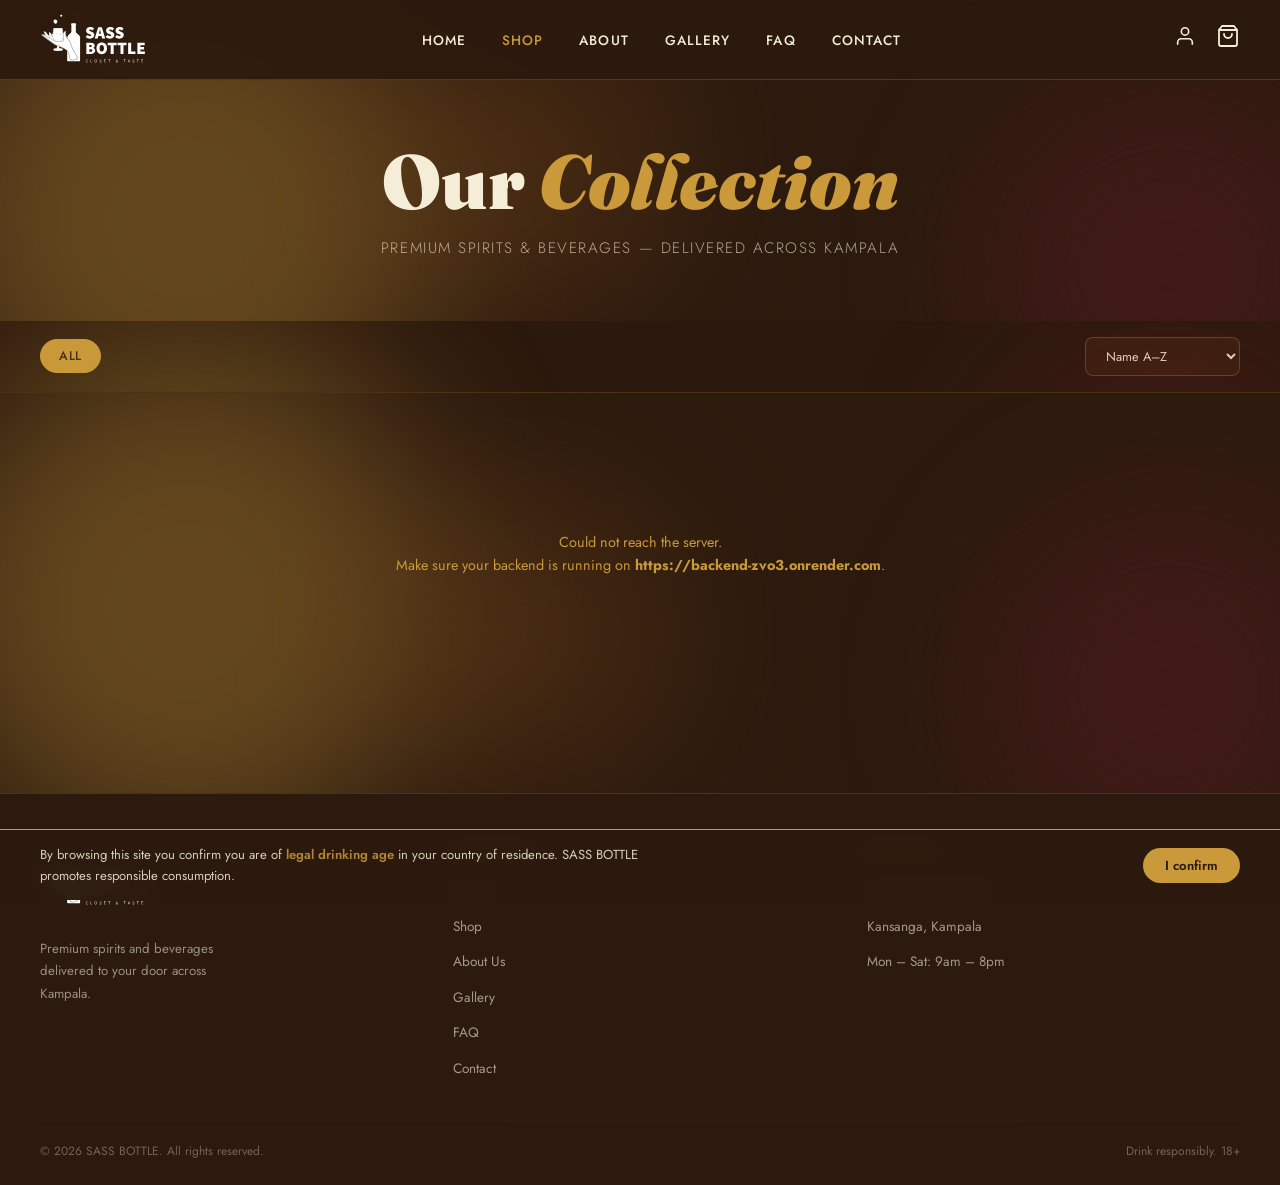
<file: shop.html>
<!DOCTYPE html>
<html lang="en">
<head>
  <meta charset="UTF-8"/>
  <meta name="viewport" content="width=device-width, initial-scale=1.0"/>
  <title>Shop – SASS BOTTLE</title>

  <!-- Google Fonts: Fraunces (headings) + Jost (body) -->
  <link href="https://fonts.googleapis.com/css2?family=Fraunces:ital,wght@0,400;0,700;0,900;1,400&family=Jost:wght@300;400;500;600&display=swap" rel="stylesheet"/>

  <!-- Shared styles (nav, footer, buttons, cards, bokeh...) -->
  <link rel="stylesheet" href="css/global.css"/>

  <!-- Styles specific to the shop page -->
  <link rel="stylesheet" href="css/shop.css"/>
</head>
<body>

  <!-- =============================================
       STICKY NAVIGATION
  ============================================= -->
  <nav class="nav" role="navigation" aria-label="Main navigation">
    <a href="index.html" class="nav-logo">
      <img src="assets/logo.svg" alt="SASS BOTTLE – Closet & Taste"/>
    </a>

    <ul class="nav-links" id="navLinks">
      <li><a href="index.html">Home</a></li>
      <li><a href="shop.html" class="active">Shop</a></li>
      <li><a href="about.html">About</a></li>
      <li><a href="gallery.html">Gallery</a></li>
      <li><a href="faq.html">FAQ</a></li>
      <li><a href="contact.html">Contact</a></li>
    </ul>

    <div style="display:flex; align-items:center; gap:20px;">
      <a href="cart.html" class="nav-cart" aria-label="View cart">
        <svg width="24" height="24" viewBox="0 0 24 24" fill="none" stroke-width="1.8"
             stroke-linecap="round" stroke-linejoin="round">
          <path d="M6 2L3 6v14a2 2 0 002 2h14a2 2 0 002-2V6l-3-4z"/>
          <line x1="3" y1="6" x2="21" y2="6"/>
          <path d="M16 10a4 4 0 01-8 0"/>
        </svg>
        <span class="cart-badge" id="cartBadge"></span>
      </a>
      <button class="nav-toggle" id="navToggle" aria-label="Toggle menu" aria-expanded="false">
        <span></span><span></span><span></span>
      </button>
    </div>
  </nav>

  <!-- =============================================
       AGE VERIFICATION BANNER
  ============================================= -->
  <div class="age-banner" id="ageBanner">
    <p>By browsing this site you confirm you are of <span>legal drinking age</span> in your country of residence. SASS BOTTLE promotes responsible consumption.</p>
    <div class="age-banner-actions">
      <button class="btn-age-confirm" id="ageConfirmBtn">I confirm</button>
    </div>
  </div>

  <!-- =============================================
       SHOP HERO — compact page header
  ============================================= -->
  <section class="shop-hero">
    <div class="bokeh-bg" aria-hidden="true">
      <div class="bokeh-orb"></div>
      <div class="bokeh-orb"></div>
      <div class="bokeh-orb"></div>
    </div>
    <div class="shop-hero-content">
      <h1>Our <em>Collection</em></h1>
      <p>Premium spirits & beverages — delivered across Kampala</p>
    </div>
  </section>

  <!-- =============================================
       FILTER & SORT BAR
       Categories loaded dynamically from backend
  ============================================= -->
  <div class="filter-bar" role="navigation" aria-label="Filter products">
    <div class="bokeh-bg" aria-hidden="true">
      <div class="bokeh-orb"></div>
      <div class="bokeh-orb"></div>
    </div>

    <!-- Category filter chips — "All" is always first, others added by JS -->
    <div class="filter-chips" id="filterChips" role="list">
      <button class="chip active" data-category="" role="listitem">All</button>
      <!-- Other category chips injected here by shop.js -->
    </div>

    <!-- Sort dropdown -->
    <div class="sort-wrap">
      <select id="sortSelect" aria-label="Sort products">
        <option value="name-asc">Name A–Z</option>
        <option value="name-desc">Name Z–A</option>
        <option value="price-asc">Price: Low to High</option>
        <option value="price-desc">Price: High to Low</option>
      </select>
    </div>
  </div>

  <!-- =============================================
       PRODUCTS SECTION
       Cards injected here by shop.js
  ============================================= -->
  <section class="shop-products" aria-labelledby="shopHeading">
    <div class="bokeh-bg" aria-hidden="true">
      <div class="bokeh-orb"></div>
      <div class="bokeh-orb"></div>
      <div class="bokeh-orb"></div>
    </div>

    <!-- Results count — e.g. "Showing 24 products" -->
    <div class="results-info" id="resultsInfo"></div>

    <!-- Product grid — same card component as homepage -->
    <div class="products-grid" id="productsGrid">
      <div class="products-loading">Loading our collection…</div>
    </div>
  </section>

  <!-- =============================================
       FOOTER
  ============================================= -->
  <footer>
    <div class="footer-brand">
      <img src="assets/logo.svg" alt="SASS BOTTLE"/>
      <p>Premium spirits and beverages delivered to your door across Kampala.</p>
    </div>
    <div class="footer-col">
      <h4>Navigate</h4>
      <ul>
        <li><a href="index.html">Home</a></li>
        <li><a href="shop.html">Shop</a></li>
        <li><a href="about.html">About Us</a></li>
		<li><a href="gallery.html">Gallery</a></li>
        <li><a href="faq.html">FAQ</a></li>
        <li><a href="contact.html">Contact</a></li>
      </ul>
    </div>
    <div class="footer-col">
      <h4>Contact</h4>
      <ul>
        <li><a href="tel:+256000000000">+256 000 000 000</a></li>
        <li><a href="contact.html">Kansanga, Kampala</a></li>
        <li><a href="contact.html">Mon – Sat: 9am – 8pm</a></li>
      </ul>
    </div>
    <div class="footer-bottom">
      <span>&copy; 2026 SASS BOTTLE. All rights reserved.</span>
      <span>Drink responsibly. 18+</span>
    </div>
  </footer>

  <!-- Toast notification -->
  <div class="toast" id="toast" role="alert" aria-live="polite"></div>

  <!-- Shared JS loaded first -->
  <script src="js/global.js"></script>
  <!-- Shop-specific JS loaded after -->
  <script src="js/shop.js"></script>

</body>
</html>
</file>
<file: css/global.css>
/* ==============================================
   GLOBAL.CSS — Shared styles for all pages
   SASS BOTTLE | Closet & Taste
================================================ */

/* -----------------------------------------------
   DESIGN TOKENS
   All colors, fonts and sizes in one place.
   Change a value here and it updates everywhere.
----------------------------------------------- */
:root {
  --chocolate:     #2C1A0E;   /* main dark background */
  --chocolate-mid: #3D2410;   /* cards & surfaces */
  --gold:          #C9993A;   /* primary accent */
  --gold-light:    #E8C06A;   /* hover / highlight */
  --cream:         #F5EDD8;   /* light text */
  --white:         #FFFFFF;
  --bordeaux:      #6B1A2A;   /* bokeh accent */
  --copper:        #7C4A1A;   /* bokeh accent */

  --font-heading: 'Fraunces', Georgia, serif;
  --font-body:    'Jost', sans-serif;

  --nav-height: 80px;
  --radius:     12px;
  --transition: 0.3s ease;
}

/* -----------------------------------------------
   RESET & BASE
----------------------------------------------- */
*, *::before, *::after {
  box-sizing: border-box;
  margin: 0;
  padding: 0;
}

html { scroll-behavior: smooth; }

body {
  background: var(--chocolate);
  color: var(--cream);
  font-family: var(--font-body);
  font-weight: 400;
  line-height: 1.6;
  overflow-x: hidden;
}

a    { text-decoration: none; color: inherit; }
img  { max-width: 100%; display: block; }
ul   { list-style: none; }

/* -----------------------------------------------
   STICKY NAVIGATION
----------------------------------------------- */
.nav {
  position: fixed;
  top: 0; left: 0; right: 0;
  z-index: 1000;
  height: var(--nav-height);
  display: flex;
  align-items: center;
  justify-content: space-between;
  padding: 0 40px;
  background: rgba(44, 26, 14, 0.92);
  backdrop-filter: blur(12px);
  border-bottom: 1px solid rgba(201, 153, 58, 0.25);
}

.nav-logo img {
  height: 80px;
  width: auto;
  filter: brightness(0) invert(1);   /* white logo for visibility on the dark nav */
}

.nav-links {
  display: flex;
  gap: 36px;
  align-items: center;
}

.nav-links a {
  font-family: var(--font-body);
  font-weight: 500;
  font-size: 0.85rem;
  letter-spacing: 0.08em;
  color: var(--cream);
  text-transform: uppercase;
  transition: color var(--transition);
}

.nav-links a:hover,
.nav-links a.active { color: var(--gold); }

/* Cart icon */
.nav-cart {
  position: relative;
  cursor: pointer;
}
.nav-cart svg { stroke: var(--cream); transition: stroke var(--transition); }
.nav-cart:hover svg { stroke: var(--gold); }

/* Badge showing number of items in cart */
.cart-badge {
  position: absolute;
  top: -6px; right: -8px;
  background: var(--gold);
  color: var(--chocolate);
  font-size: 0.65rem;
  font-weight: 700;
  width: 18px; height: 18px;
  border-radius: 50%;
  display: none; /* shown by JS when cart has items */
  align-items: center;
  justify-content: center;
}

/* "Hi, Name" pill shown next to the icons when a customer is logged in */
.nav-account-name {
  font-size: 0.78rem;
  font-weight: 600;
  color: var(--gold);
  background: rgba(201, 153, 58, 0.1);
  border: 1px solid rgba(201, 153, 58, 0.25);
  padding: 6px 14px;
  border-radius: 16px;
  white-space: nowrap;
}
/* Hidden on small screens to save space — the icon alone is enough there */
@media (max-width: 768px) {
  .nav-account-name { display: none; }
}

/* Hamburger button — visible on mobile only */
.nav-toggle {
  display: none;
  flex-direction: column;
  gap: 5px;
  cursor: pointer;
  background: none;
  border: none;
}
.nav-toggle span {
  display: block;
  width: 24px; height: 2px;
  background: var(--cream);
  border-radius: 2px;
  transition: var(--transition);
}

/* -----------------------------------------------
   AGE VERIFICATION BANNER
   Shown once on first visit, hidden via localStorage
----------------------------------------------- */
.age-banner {
  position: fixed;
  bottom: 0; left: 0; right: 0;
  z-index: 2000;
  background: rgba(44, 26, 14, 0.97);
  border-top: 1px solid var(--gold);
  padding: 14px 40px;
  display: flex;
  align-items: center;
  justify-content: space-between;
  gap: 20px;
  backdrop-filter: blur(8px);
}

.age-banner p {
  font-size: 0.82rem;
  color: var(--cream);
  opacity: 0.85;
  max-width: 600px;
}
.age-banner p span { color: var(--gold); font-weight: 600; }

.age-banner-actions { display: flex; gap: 12px; flex-shrink: 0; }

.btn-age-confirm {
  background: var(--gold);
  color: var(--chocolate);
  border: none;
  padding: 8px 22px;
  border-radius: 20px;
  font-family: var(--font-body);
  font-weight: 600;
  font-size: 0.82rem;
  cursor: pointer;
  transition: background var(--transition);
}
.btn-age-confirm:hover { background: var(--gold-light); }

/* -----------------------------------------------
   BOKEH ANIMATED BACKGROUND
   Reused in sections across all pages
----------------------------------------------- */
.bokeh-bg {
  position: absolute;
  inset: 0;
  overflow: hidden;
  pointer-events: none;
  z-index: 0;
}

.bokeh-orb {
  position: absolute;
  border-radius: 50%;
  filter: blur(80px);
  opacity: 0.35;
  animation: bokehDrift 18s ease-in-out infinite alternate;
}

.bokeh-orb:nth-child(1) { width:500px; height:500px; background:var(--gold);     top:-10%; left:-5%;   animation-duration:20s; }
.bokeh-orb:nth-child(2) { width:350px; height:350px; background:var(--bordeaux); top:30%;  right:-5%;  animation-duration:25s; animation-delay:-8s; }
.bokeh-orb:nth-child(3) { width:280px; height:280px; background:var(--copper);   bottom:5%;left:30%;   animation-duration:22s; animation-delay:-4s; }
.bokeh-orb:nth-child(4) { width:200px; height:200px; background:var(--gold);     top:60%;  right:20%;  animation-duration:30s; animation-delay:-12s; }

@keyframes bokehDrift {
  0%   { transform: translate(0, 0) scale(1); }
  50%  { transform: translate(30px, -40px) scale(1.1); }
  100% { transform: translate(-20px, 30px) scale(0.95); }
}

/* -----------------------------------------------
   SHARED BUTTONS
----------------------------------------------- */

/* Gold pill button with shimmer sweep — used on CTAs */
.btn-primary {
  display: inline-block;
  background: var(--gold);
  color: var(--chocolate);
  padding: 14px 36px;
  border-radius: 30px;
  font-family: var(--font-body);
  font-weight: 700;
  font-size: 0.88rem;
  letter-spacing: 0.06em;
  text-transform: uppercase;
  position: relative;
  overflow: hidden;
  transition: background var(--transition), transform var(--transition);
  cursor: pointer;
  border: none;
}
.btn-primary::after {
  content: '';
  position: absolute;
  top: 0; left: -100%;
  width: 60%; height: 100%;
  background: linear-gradient(90deg, transparent, rgba(255,255,255,0.35), transparent);
  animation: shimmer 2.2s ease-in-out infinite;
}
.btn-primary:hover { background: var(--gold-light); transform: translateY(-2px); }

/* Outlined button — secondary action */
.btn-outline {
  display: inline-block;
  border: 1.5px solid var(--gold);
  color: var(--gold);
  padding: 14px 36px;
  border-radius: 30px;
  font-family: var(--font-body);
  font-weight: 600;
  font-size: 0.88rem;
  letter-spacing: 0.06em;
  text-transform: uppercase;
  transition: background var(--transition), color var(--transition), transform var(--transition);
  cursor: pointer;
  background: none;
  border-width: 1.5px;
}
.btn-outline:hover {
  background: var(--gold);
  color: var(--chocolate);
  transform: translateY(-2px);
}

/* Pulsing "Browse the shop" style button */
.btn-pulse {
  display: inline-block;
  background: var(--gold);
  color: var(--chocolate);
  padding: 14px 36px;
  border-radius: 30px;
  font-family: var(--font-body);
  font-weight: 700;
  font-size: 0.88rem;
  letter-spacing: 0.06em;
  text-transform: uppercase;
  border: none;
  cursor: pointer;
  animation: pulse 2.5s ease-in-out infinite;
}
@keyframes pulse {
  0%, 100% { transform: scale(1);    box-shadow: 0 0 0 0 rgba(201,153,58,0.5); }
  50%       { transform: scale(1.04); box-shadow: 0 0 0 12px rgba(201,153,58,0); }
}

@keyframes shimmer {
  0%   { left: -100%; }
  100% { left: 160%; }
}

/* -----------------------------------------------
   SECTION HEADER — reused on every section
----------------------------------------------- */
.section-header {
  text-align: center;
  margin-bottom: 60px;
  position: relative;
  z-index: 1;
}

.section-header h2 {
  font-family: var(--font-heading);
  font-size: clamp(2rem, 4vw, 3rem);
  font-weight: 700;
  color: var(--cream);
  margin-bottom: 12px;
}

/* Gold underline accent below section titles */
.section-header h2::after {
  content: '';
  display: block;
  width: 50px; height: 2px;
  background: var(--gold);
  margin: 16px auto 0;
}

.section-header p {
  color: var(--cream);
  opacity: 0.6;
  font-weight: 300;
  font-size: 0.95rem;
  max-width: 480px;
  margin: 0 auto;
}

/* -----------------------------------------------
   PRODUCT CARD — glassmorphism style
   Used on homepage and shop page
----------------------------------------------- */
.product-card {
  background: rgba(61, 36, 16, 0.55);
  border: 1px solid rgba(201, 153, 58, 0.25);
  border-radius: var(--radius);
  backdrop-filter: blur(16px);
  overflow: hidden;
  cursor: pointer;
  transition: transform var(--transition), border-color var(--transition), box-shadow var(--transition);
  display: flex;
  flex-direction: column;
}
.product-card:hover {
  transform: translateY(-6px);
  border-color: rgba(201, 153, 58, 0.65);
  box-shadow: 0 20px 50px rgba(201, 153, 58, 0.15);
}

/* Light frosted image area */
.product-img-wrap {
  /* Soft gold spotlight glow behind every product, so photos and
     placeholders alike sit on the same consistent premium backdrop */
  background:
    radial-gradient(circle at center, rgba(201, 153, 58, 0.18) 0%, transparent 65%),
    rgba(245, 237, 216, 0.08);
  display: flex;
  align-items: center;
  justify-content: center;
  height: 200px;
  padding: 20px;
  position: relative;
  overflow: hidden;
}
.product-img-wrap img {
  max-height: 160px;
  width: auto;
  object-fit: contain;
  transition: transform var(--transition);
}
.product-card:hover .product-img-wrap img { transform: scale(1.06); }

/* Emoji fallback when no product image exists */
.product-img-placeholder { font-size: 3rem; opacity: 0.4; }

/* Category label on top-left of card image */
.product-badge {
  position: absolute;
  top: 12px; left: 12px;
  background: rgba(201, 153, 58, 0.18);
  border: 1px solid rgba(201, 153, 58, 0.4);
  color: var(--gold-light);
  font-size: 0.68rem;
  font-weight: 600;
  letter-spacing: 0.1em;
  text-transform: uppercase;
  padding: 4px 10px;
  border-radius: 20px;
}

.product-info {
  padding: 18px;
  flex: 1;
  display: flex;
  flex-direction: column;
  gap: 8px;
}

.product-name {
  font-family: var(--font-heading);
  font-size: 1.05rem;
  font-weight: 700;
  color: var(--cream);
  line-height: 1.3;
}

.product-volume {
  font-size: 0.78rem;
  color: var(--cream);
  opacity: 0.5;
}

.product-footer {
  display: flex;
  align-items: center;
  justify-content: space-between;
  margin-top: auto;
  padding-top: 12px;
  border-top: 1px solid rgba(201, 153, 58, 0.15);
}

.product-price {
  font-family: var(--font-heading);
  font-size: 1.1rem;
  font-weight: 700;
  color: var(--gold);
}

/* "Buy Now" pill button on product cards */
.btn-buy {
  background: var(--gold);
  color: var(--chocolate);
  border: none;
  padding: 8px 18px;
  border-radius: 20px;
  font-family: var(--font-body);
  font-weight: 700;
  font-size: 0.78rem;
  cursor: pointer;
  position: relative;
  overflow: hidden;
  transition: background var(--transition), transform var(--transition);
}
.btn-buy::after {
  content: '';
  position: absolute;
  top: 0; left: -100%;
  width: 60%; height: 100%;
  background: linear-gradient(90deg, transparent, rgba(255,255,255,0.4), transparent);
  animation: shimmer 2.5s ease-in-out infinite;
}
.btn-buy:hover { background: var(--gold-light); transform: scale(1.04); }

/* Loading / error states inside product grids */
.products-loading,
.products-error {
  text-align: center;
  padding: 60px 20px;
  font-size: 0.9rem;
  grid-column: 1 / -1;
}
.products-loading { color: var(--cream); opacity: 0.5; letter-spacing: 0.1em; }
.products-error   { color: var(--gold); }

/* -----------------------------------------------
   FOOTER
----------------------------------------------- */
footer {
  border-top: 1px solid rgba(201, 153, 58, 0.2);
  padding: 48px 40px 24px;
  display: grid;
  grid-template-columns: 1fr 1fr 1fr;
  gap: 40px;
}

.footer-brand img { height: 80px; width: auto; margin-bottom: 16px; filter: brightness(0) invert(1); }

.footer-brand p {
  font-size: 0.83rem;
  color: var(--cream);
  opacity: 0.55;
  max-width: 220px;
  line-height: 1.7;
}

.footer-col h4 {
  font-family: var(--font-body);
  font-size: 0.75rem;
  font-weight: 600;
  letter-spacing: 0.15em;
  text-transform: uppercase;
  color: var(--gold);
  margin-bottom: 16px;
}

.footer-col ul { display: flex; flex-direction: column; gap: 10px; }

.footer-col ul li a {
  font-size: 0.85rem;
  color: var(--cream);
  opacity: 0.6;
  transition: opacity var(--transition), color var(--transition);
}
.footer-col ul li a:hover { opacity: 1; color: var(--gold); }

.footer-bottom {
  grid-column: 1 / -1;
  border-top: 1px solid rgba(201, 153, 58, 0.12);
  padding-top: 20px;
  display: flex;
  justify-content: space-between;
  align-items: center;
  font-size: 0.75rem;
  color: var(--cream);
  opacity: 0.35;
}

/* -----------------------------------------------
   TOAST NOTIFICATION
   Temporary feedback message (bottom-right corner)
----------------------------------------------- */
.toast {
  position: fixed;
  bottom: 30px; right: 30px;
  z-index: 3000;
  background: var(--chocolate-mid);
  border: 1px solid var(--gold);
  color: var(--cream);
  padding: 14px 22px;
  border-radius: var(--radius);
  font-size: 0.85rem;
  transform: translateY(80px);
  opacity: 0;
  transition: transform 0.3s ease, opacity 0.3s ease;
  pointer-events: none;
}
.toast.show { transform: translateY(0); opacity: 1; }

/* -----------------------------------------------
   RESPONSIVE — mobile adjustments
----------------------------------------------- */
@media (max-width: 768px) {
  .nav { padding: 0 20px; }
  .nav-links { display: none; }
  .nav-toggle { display: flex; }

  /* Mobile dropdown menu */
  .nav-links.open {
    display: flex;
    flex-direction: column;
    position: absolute;
    top: var(--nav-height);
    left: 0; right: 0;
    background: rgba(44, 26, 14, 0.97);
    padding: 24px 20px;
    gap: 20px;
    border-bottom: 1px solid rgba(201, 153, 58, 0.2);
  }

  .nav-logo img { height: 56px; }

  footer {
    grid-template-columns: 1fr;
    gap: 28px;
    padding: 36px 20px 20px;
  }
  .footer-bottom { flex-direction: column; gap: 8px; text-align: center; }

  .age-banner { flex-direction: column; align-items: flex-start; padding: 16px 20px; }
}

/* Respect user's reduced-motion preference */
@media (prefers-reduced-motion: reduce) {
  .bokeh-orb,
  .btn-primary::after,
  .btn-buy::after,
  .btn-pulse,
  .product-badge-alert,
  .admin-logo { animation: none; }
}
/* -----------------------------------------------
   STOCK ALERT BADGE — top-right of the product image,
   separate from the category badge (which stays top-left).
   Red, with a subtle pulsing glow for urgency.
----------------------------------------------- */
.product-badge-alert {
  position: absolute;
  top: 12px; right: 12px;
  background: linear-gradient(135deg, #8a1f1f, #c62828);
  color: #fff;
  font-family: var(--font-body);
  font-weight: 600;
  font-size: 0.68rem;
  letter-spacing: 0.08em;
  text-transform: uppercase;
  padding: 4px 11px;
  border-radius: 20px;
  z-index: 2;
  box-shadow: 0 4px 14px rgba(198, 40, 40, 0.55), 0 0 0 1px rgba(255,255,255,0.08) inset;
  animation: alertPulse 1.8s ease-in-out infinite;
}

.product-badge-alert.out {
  background: linear-gradient(135deg, #5c1313, #8a1f1f);
}

@keyframes alertPulse {
  0%, 100%  { box-shadow: 0 4px 14px rgba(198, 40, 40, 0.55), 0 0 0 1px rgba(255,255,255,0.08) inset; }
  50%       { box-shadow: 0 4px 22px rgba(198, 40, 40, 0.9), 0 0 0 1px rgba(255,255,255,0.18) inset; }
}

.btn-buy-disabled {
  opacity: 0.5;
  cursor: not-allowed;
  pointer-events: none;
}

.stock-status.low-stock {
  color: #e05555;
  font-weight: 600;
}
</file>
<file: css/index.css>
/* ==============================================
   INDEX.CSS — Styles specific to the homepage
   SASS BOTTLE | Closet & Taste
   Requires: global.css loaded first
================================================ */

/* -----------------------------------------------
   HERO SECTION
   Full-screen with animated gradient background
   simulating a dark video until real footage arrives
----------------------------------------------- */
.hero {
  position: relative;
  min-height: 100vh;
  display: flex;
  flex-direction: column;
  align-items: center;
  justify-content: center;
  text-align: center;
  padding: calc(var(--nav-height) + 40px) 20px 80px;
  overflow: hidden;
}

/* Slow-shifting gradient — acts as a video placeholder */
.hero::before {
  content: '';
  position: absolute;
  inset: 0;
  background: linear-gradient(135deg, #1a0a04 0%, #2C1A0E 40%, #3D1508 70%, #1a0a04 100%);
  background-size: 400% 400%;
  animation: heroShift 12s ease infinite;
  z-index: 0;
}

@keyframes heroShift {
  0%   { background-position: 0% 50%; }
  50%  { background-position: 100% 50%; }
  100% { background-position: 0% 50%; }
}

/* Hero text content sits above the background */
.hero-content {
  position: relative;
  z-index: 2;
  max-width: 800px;
}

/* Gold line + label above the main title */
.hero-eyebrow {
  display: flex;
  align-items: center;
  justify-content: center;
  gap: 16px;
  margin-bottom: 24px;
}
.hero-eyebrow::before,
.hero-eyebrow::after {
  content: '';
  width: 60px; height: 1px;
  background: var(--gold);
  opacity: 0.6;
}
.hero-eyebrow span {
  font-family: var(--font-body);
  font-size: 0.78rem;
  font-weight: 500;
  letter-spacing: 0.2em;
  color: var(--gold);
  text-transform: uppercase;
}

.hero h1 {
  font-family: var(--font-heading);
  font-size: clamp(3rem, 8vw, 6.5rem);
  font-weight: 900;
  line-height: 1.0;
  color: var(--cream);
  margin-bottom: 8px;
}

/* Italic gold "BOTTLE" — editorial highlight */
.hero h1 em {
  font-style: italic;
  color: var(--gold);
}

.hero-sub {
  font-family: var(--font-body);
  font-size: clamp(0.9rem, 2vw, 1.1rem);
  font-weight: 300;
  color: var(--cream);
  opacity: 0.75;
  margin-bottom: 48px;
  letter-spacing: 0.15em;
  text-transform: uppercase;
}

.hero-actions {
  display: flex;
  gap: 16px;
  justify-content: center;
  flex-wrap: wrap;
}

/* Scroll indicator at the bottom of the hero */
.hero-scroll {
  position: absolute;
  bottom: 10px;
  left: 50%;
  transform: translateX(-50%);
  z-index: 1;        /* behind the buttons */
  display: flex;
  flex-direction: column;
  align-items: center;
  gap: 8px;
  opacity: 0.4;
  pointer-events: none;   
  /* unclickable — decorative only */
}

.hero-scroll span {
  font-size: 0.7rem;
  letter-spacing: 0.15em;
  text-transform: uppercase;
}
.hero-scroll-line {
  width: 1px; height: 40px;
  background: var(--gold);
  animation: scrollPulse 2s ease-in-out infinite;
}
@keyframes scrollPulse {
  0%, 100% { opacity: 0.3; transform: scaleY(1); }
  50%       { opacity: 1;   transform: scaleY(1.3); }
}

/* -----------------------------------------------
   BRAND VALUE STRIP
   Trust signals between hero and product section
----------------------------------------------- */
.brand-strip {
  border-top: 1px solid rgba(201, 153, 58, 0.2);
  border-bottom: 1px solid rgba(201, 153, 58, 0.2);
  padding: 24px 40px;
  display: flex;
  align-items: center;
  justify-content: center;
  gap: 60px;
  flex-wrap: wrap;
}

.brand-strip-item {
  display: flex;
  align-items: center;
  gap: 12px;
  opacity: 0.55;
  white-space: nowrap;
}
.brand-strip-item svg   { color: var(--gold); }
.brand-strip-item span  {
  font-size: 0.78rem;
  letter-spacing: 0.15em;
  text-transform: uppercase;
  font-weight: 500;
}

/* -----------------------------------------------
   FEATURED PRODUCTS SECTION
----------------------------------------------- */
.section-featured {
  position: relative;
  padding: 100px 40px;
  overflow: hidden;
}

/* Product grid — auto-fill, minimum 220px per card */
.products-grid {
  display: grid;
  grid-template-columns: repeat(auto-fill, minmax(220px, 1fr));
  gap: 24px;
  position: relative;
  z-index: 1;
  max-width: 1200px;
  margin: 0 auto;
}

/* "View full catalogue" link below the grid */
.section-footer {
  text-align: center;
  margin-top: 50px;
  position: relative;
  z-index: 1;
}

/* -----------------------------------------------
   RESPONSIVE
----------------------------------------------- */
@media (max-width: 768px) {
  .section-featured { padding: 60px 20px; }
  .brand-strip { gap: 24px; padding: 20px; }
}
</file>
<file: css/about.css>
/* ==============================================
   ABOUT.CSS — About page styles
   SASS BOTTLE | Closet & Taste
   Requires: global.css loaded first
================================================ */

/* -----------------------------------------------
   ABOUT HERO — compact header
----------------------------------------------- */
.about-hero {
  position: relative;
  padding: calc(var(--nav-height) + 80px) 40px 80px;
  text-align: center;
  overflow: hidden;
}

.about-hero-content {
  position: relative;
  z-index: 2;
  max-width: 700px;
  margin: 0 auto;
}

/* Gold line + label above the title */
.hero-eyebrow {
  display: flex;
  align-items: center;
  justify-content: center;
  gap: 16px;
  margin-bottom: 24px;
}
.hero-eyebrow::before,
.hero-eyebrow::after {
  content: '';
  width: 60px; height: 1px;
  background: var(--gold);
  opacity: 0.6;
}
.hero-eyebrow span {
  font-size: 0.78rem;
  font-weight: 500;
  letter-spacing: 0.2em;
  color: var(--gold);
  text-transform: uppercase;
}

.about-hero h1 {
  font-family: var(--font-heading);
  font-size: clamp(2.5rem, 6vw, 5rem);
  font-weight: 900;
  color: var(--cream);
  line-height: 1.1;
  margin-bottom: 16px;
}

.about-hero h1 em {
  font-style: italic;
  color: var(--gold);
}

.about-hero p {
  font-size: 1rem;
  font-weight: 300;
  color: var(--cream);
  opacity: 0.65;
  letter-spacing: 0.06em;
}

/* -----------------------------------------------
   STORY SECTION — two-column layout
----------------------------------------------- */
.about-story {
  position: relative;
  padding: 80px 40px;
  overflow: hidden;
}

.story-grid {
  display: grid;
  grid-template-columns: 1fr 1fr;
  gap: 60px;
  max-width: 1100px;
  margin: 0 auto;
  align-items: center;
  position: relative;
  z-index: 2;
}

/* LEFT — visual panel */
.story-visual {
  position: relative;
  display: flex;
  justify-content: center;
}

/* Frosted glass frame for the logo */
.story-img-frame {
  width: 100%;
  max-width: 420px;
  aspect-ratio: 1 / 1;
  background: rgba(61, 36, 16, 0.5);
  border: 1px solid rgba(201, 153, 58, 0.25);
  border-radius: 20px;
  backdrop-filter: blur(16px);
  display: flex;
  align-items: center;
  justify-content: center;
  padding: 40px;
}

.story-img-inner img {
  width: 100%;
  filter: brightness(0) invert(1);   /* white logo */
  opacity: 0.9;
}

/* -----------------------------------------------
   FLOATING LOCATION BADGE — shaped like a gold bar
   Corners are cut diagonally to read as an ingot,
   with a metallic gradient and a glossy highlight.
----------------------------------------------- */
.story-badge {
  position: absolute;
  bottom: -20px;
  right: -10px;
  display: flex;
  align-items: center;
  gap: 0;
  padding: 18px 30px;
  color: var(--chocolate);

  /* Metallic gold gradient — gives the bar its sheen */
  background: linear-gradient(120deg, #F3D98B 0%, #E8C06A 22%, #C9993A 55%, #9c7530 100%);

  /* Cuts the top-left and bottom-right corners diagonally,
     turning the rectangle into an ingot-like bar silhouette */
  clip-path: polygon(16px 0, 100% 0, 100% calc(100% - 16px), calc(100% - 16px) 100%, 0 100%, 0 16px);

  /* Drop shadow for lift + inner highlight/shadow for a metallic feel */
  box-shadow:
    0 14px 36px rgba(0, 0, 0, 0.4),
    inset 0 1px 1px rgba(255, 255, 255, 0.55),
    inset 0 -3px 6px rgba(0, 0, 0, 0.3);
}

/* Each segment separated by a thin divider, like sections stamped on a bar */
.badge-year {
  font-size: 0.68rem;
  font-weight: 700;
  letter-spacing: 0.15em;
  text-transform: uppercase;
  opacity: 0.75;
  padding-right: 16px;
  border-right: 1px solid rgba(44, 26, 14, 0.3);
}

.badge-name {
  font-family: var(--font-heading);
  font-size: 1.15rem;
  font-weight: 900;
  line-height: 1;
  padding: 0 16px;
  border-right: 1px solid rgba(44, 26, 14, 0.3);
  white-space: nowrap;
}

.badge-city {
  font-size: 0.72rem;
  font-weight: 600;
  opacity: 0.8;
  letter-spacing: 0.05em;
  padding-left: 16px;
  white-space: nowrap;
}

/* RIGHT — story text */
.story-text {
  display: flex;
  flex-direction: column;
  gap: 20px;
  position: relative;
  z-index: 2;
}

.story-text h2 {
  font-family: var(--font-heading);
  font-size: clamp(1.8rem, 3vw, 2.5rem);
  font-weight: 700;
  color: var(--cream);
  line-height: 1.2;
}

.story-text h2 em {
  font-style: italic;
  color: var(--gold);
}

.story-text p {
  font-size: 0.92rem;
  color: var(--cream);
  opacity: 0.7;
  line-height: 1.9;
}

/* Three value pills */
.story-values {
  display: flex;
  gap: 16px;
  flex-wrap: wrap;
  margin-top: 8px;
}

.value-item {
  display: flex;
  flex-direction: column;
  align-items: center;
  gap: 6px;
  background: rgba(201, 153, 58, 0.08);
  border: 1px solid rgba(201, 153, 58, 0.2);
  border-radius: 12px;
  padding: 16px 20px;
  flex: 1;
  min-width: 100px;
  text-align: center;
}

.value-icon { font-size: 1.5rem; }

.value-label {
  font-size: 0.75rem;
  font-weight: 600;
  letter-spacing: 0.06em;
  color: var(--gold);
  text-transform: uppercase;
}

/* -----------------------------------------------
   WHAT WE OFFER SECTION
----------------------------------------------- */
.about-offers {
  position: relative;
  padding: 80px 40px;
  overflow: hidden;
}

/* 4-column offers grid */
.offers-grid {
  display: grid;
  grid-template-columns: repeat(auto-fill, minmax(220px, 1fr));
  gap: 24px;
  max-width: 1100px;
  margin: 0 auto;
  position: relative;
  z-index: 2;
}

/* Individual offer card */
.offer-card {
  background: rgba(61, 36, 16, 0.55);
  border: 1px solid rgba(201, 153, 58, 0.2);
  border-radius: var(--radius);
  backdrop-filter: blur(16px);
  padding: 32px 24px;
  text-align: center;
  transition: transform var(--transition), border-color var(--transition);
  display: flex;
  flex-direction: column;
  gap: 12px;
  align-items: center;
}

.offer-card:hover {
  transform: translateY(-6px);
  border-color: rgba(201, 153, 58, 0.5);
}

.offer-icon { font-size: 2.5rem; }

.offer-card h3 {
  font-family: var(--font-heading);
  font-size: 1.1rem;
  font-weight: 700;
  color: var(--cream);
}

.offer-card p {
  font-size: 0.85rem;
  color: var(--cream);
  opacity: 0.6;
  line-height: 1.7;
}

/* -----------------------------------------------
   CTA SECTION
----------------------------------------------- */
.about-cta {
  position: relative;
  padding: 100px 40px;
  text-align: center;
  overflow: hidden;
  border-top: 1px solid rgba(201, 153, 58, 0.15);
}

.cta-content {
  position: relative;
  z-index: 2;
  max-width: 600px;
  margin: 0 auto;
  display: flex;
  flex-direction: column;
  align-items: center;
  gap: 20px;
}

.cta-content h2 {
  font-family: var(--font-heading);
  font-size: clamp(2rem, 4vw, 3rem);
  font-weight: 900;
  color: var(--cream);
}

.cta-content h2 em {
  font-style: italic;
  color: var(--gold);
}

.cta-content p {
  font-size: 0.95rem;
  color: var(--cream);
  opacity: 0.6;
  max-width: 400px;
}

/* -----------------------------------------------
   RESPONSIVE
----------------------------------------------- */
@media (max-width: 768px) {
  .about-hero  { padding: calc(var(--nav-height) + 40px) 20px 60px; }
  .about-story { padding: 60px 20px; }

  /* Stack story columns on mobile */
  .story-grid  { grid-template-columns: 1fr; gap: 40px; }

  .story-badge { right: 10px; bottom: -10px; }

  .about-offers { padding: 60px 20px; }
  .about-cta    { padding: 60px 20px; }
}
</file>
<file: css/account.css>
/* ==============================================
   ACCOUNT.CSS — Customer login/register page
   SASS BOTTLE | Closet & Taste
   Requires: global.css loaded first
================================================ */

.account-page {
  position: relative;
  min-height: 100vh;
  display: flex;
  align-items: center;
  justify-content: center;
  padding: calc(var(--nav-height) + 30px) 20px 40px;
  overflow: hidden;
}

.account-card {
  position: relative;
  z-index: 2;
  background: rgba(61, 36, 16, 0.6);
  border: 1px solid rgba(201, 153, 58, 0.25);
  border-radius: 20px;
  backdrop-filter: blur(20px);
  padding: 44px 40px;
  max-width: 400px;
  width: 100%;
  display: flex;
  flex-direction: column;
  align-items: center;
  gap: 20px;
}

.account-logo {
  height: 70px;
  width: auto;
  filter: brightness(0) invert(1);
}

/* -----------------------------------------------
   SIGN IN / CREATE ACCOUNT TOGGLE
----------------------------------------------- */
.account-toggle {
  display: flex;
  width: 100%;
  background: rgba(44, 26, 14, 0.5);
  border-radius: 24px;
  padding: 4px;
  gap: 4px;
}

.toggle-btn {
  flex: 1;
  background: transparent;
  border: none;
  color: var(--cream);
  opacity: 0.6;
  padding: 10px;
  border-radius: 20px;
  font-size: 0.82rem;
  font-weight: 600;
  cursor: pointer;
  transition: background var(--transition), color var(--transition), opacity var(--transition);
}

.toggle-btn.active {
  background: var(--gold);
  color: var(--chocolate);
  opacity: 1;
}

/* -----------------------------------------------
   FORMS
----------------------------------------------- */
.account-form {
  width: 100%;
  display: flex;
  flex-direction: column;
  gap: 16px;
}

.form-subtitle {
  font-size: 0.85rem;
  color: var(--cream);
  opacity: 0.55;
  text-align: center;
  margin-bottom: 4px;
}

.form-group {
  display: flex;
  flex-direction: column;
  gap: 8px;
  text-align: left;
}

.form-group label {
  font-size: 0.75rem;
  font-weight: 600;
  letter-spacing: 0.1em;
  text-transform: uppercase;
  color: var(--gold);
}

.form-group input {
  background: rgba(44, 26, 14, 0.6);
  border: 1px solid rgba(201, 153, 58, 0.25);
  border-radius: 8px;
  color: var(--cream);
  font-size: 0.9rem;
  padding: 12px 16px;
  outline: none;
  transition: border-color var(--transition);
}
.form-group input::placeholder { opacity: 0.35; }
.form-group input:focus { border-color: var(--gold); }

.account-error {
  background: rgba(235, 87, 87, 0.08);
  border: 1px solid rgba(235, 87, 87, 0.25);
  color: #eb5757;
  border-radius: 8px;
  padding: 10px;
  font-size: 0.82rem;
  text-align: center;
}

/* -----------------------------------------------
   GUEST CHECKOUT NOTE
----------------------------------------------- */
.guest-note {
  font-size: 0.8rem;
  color: var(--cream);
  opacity: 0.5;
  text-align: center;
}
.guest-note a {
  color: var(--gold);
  font-weight: 600;
}
.guest-note a:hover { opacity: 0.8; }
.admin-access { margin-top: 24px; padding-top: 20px; border-top: 1px solid rgba(212, 175, 110, 0.15); text-align: center; } .admin-access-link { display: inline-block; font-size: 0.82rem; color: rgba(212, 175, 110, 0.55); text-decoration: none; padding: 6px 14px; border: 1px solid rgba(212, 175, 110, 0.25); border-radius: 20px; transition: all 0.25s ease; } .admin-access-link:hover { color: var(--gold, #d4af6e); border-color: var(--gold, #d4af6e); background: rgba(212, 175, 110, 0.08); }
</file>
<file: css/account-dashboard.css>
/* ==============================================
   ACCOUNT-DASHBOARD.CSS — Customer dashboard
   SASS BOTTLE | Closet & Taste
   Requires: global.css + account.css loaded first
================================================ */

.dash-page {
  position: relative;
  min-height: 80vh;
  padding: calc(var(--nav-height) + 40px) 40px 80px;
  overflow: hidden;
}

.dash-header {
  position: relative;
  z-index: 2;
  display: flex;
  justify-content: space-between;
  align-items: flex-end;
  flex-wrap: wrap;
  gap: 16px;
  max-width: 800px;
  margin: 0 auto 32px;
}

.hero-eyebrow {
  display: flex;
  align-items: center;
  gap: 14px;
  margin-bottom: 10px;
}
.hero-eyebrow::before {
  content: ''; width: 36px; height: 1px; background: var(--gold); opacity: 0.6;
}
.hero-eyebrow span {
  font-size: 0.72rem; font-weight: 600; letter-spacing: 0.18em;
  text-transform: uppercase; color: var(--gold);
}

.dash-header h1 {
  font-family: var(--font-heading);
  font-size: clamp(1.6rem, 3vw, 2.4rem);
  font-weight: 900;
  color: var(--cream);
}
.dash-header h1 em { font-style: italic; color: var(--gold); }

/* -----------------------------------------------
   DASHBOARD CARD — reused for profile + orders
----------------------------------------------- */
.dash-card {
  position: relative;
  z-index: 2;
  max-width: 800px;
  margin: 0 auto 24px;
  background: rgba(61, 36, 16, 0.45);
  border: 1px solid rgba(201, 153, 58, 0.2);
  border-radius: var(--radius);
  backdrop-filter: blur(14px);
  padding: 28px;
}

.dash-card h2 {
  font-family: var(--font-heading);
  font-size: 1.15rem;
  font-weight: 700;
  color: var(--cream);
  margin-bottom: 18px;
}

/* -----------------------------------------------
   PROFILE GRID
----------------------------------------------- */
.profile-grid {
  display: flex;
  flex-direction: column;
  gap: 12px;
  margin-bottom: 20px;
}

.profile-row {
  display: flex;
  justify-content: space-between;
  gap: 16px;
  font-size: 0.88rem;
  padding-bottom: 10px;
  border-bottom: 1px solid rgba(201, 153, 58, 0.1);
}
.profile-row span:first-child { color: var(--gold); opacity: 0.8; font-weight: 600; }
.profile-row span:last-child { color: var(--cream); text-align: right; }

/* Edit default address */
.edit-address-wrap {
  display: flex;
  flex-direction: column;
  gap: 10px;
}
.edit-address-wrap label {
  font-size: 0.72rem;
  font-weight: 600;
  letter-spacing: 0.08em;
  text-transform: uppercase;
  color: var(--gold);
}

.edit-address-row {
  display: flex;
  gap: 10px;
}

.edit-address-row input {
  flex: 1;
  background: rgba(44, 26, 14, 0.6);
  border: 1px solid rgba(201, 153, 58, 0.25);
  border-radius: 8px;
  color: var(--cream);
  font-size: 0.85rem;
  padding: 10px 14px;
  outline: none;
}
.edit-address-row input:focus { border-color: var(--gold); }

.edit-address-row .btn-primary {
  padding: 10px 20px;
  font-size: 0.8rem;
  white-space: nowrap;
}

/* -----------------------------------------------
   ORDER HISTORY
----------------------------------------------- */
.dash-loading {
  text-align: center;
  color: var(--cream);
  opacity: 0.5;
  padding: 30px;
  font-size: 0.85rem;
}

.dash-order-row {
  display: grid;
  grid-template-columns: auto 1fr auto auto auto;
  align-items: center;
  gap: 16px;
  padding: 14px 0;
  border-bottom: 1px solid rgba(201, 153, 58, 0.1);
  font-size: 0.85rem;
}
.dash-order-row:last-child { border-bottom: none; }

.dash-order-id {
  font-family: var(--font-heading);
  font-weight: 700;
  color: var(--gold);
}

.dash-order-zone { color: var(--cream); opacity: 0.6; }
.dash-order-total { color: var(--cream); font-weight: 500; }
.dash-order-date { color: var(--cream); opacity: 0.45; font-size: 0.78rem; }

/* Status badge reused from admin style */
.status-badge {
  display: inline-block;
  padding: 4px 12px;
  border-radius: 14px;
  font-size: 0.68rem;
  font-weight: 600;
}
.status-badge.Pending    { background: rgba(235, 183, 87, 0.15); color: #ebb757; }
.status-badge.Processing { background: rgba(86, 155, 214, 0.15); color: #569bd6; }
.status-badge.Delivered  { background: rgba(111, 207, 151, 0.15); color: #6fcf97; }
.status-badge.Cancelled  { background: rgba(235, 87, 87, 0.15); color: #eb5757; }

/* -----------------------------------------------
   RESPONSIVE
----------------------------------------------- */
@media (max-width: 700px) {
  .dash-page { padding: calc(var(--nav-height) + 20px) 16px 60px; }
  .dash-card { padding: 20px; }

  .dash-order-row {
    grid-template-columns: 1fr 1fr;
    gap: 6px 16px;
  }
  .dash-order-zone { display: none; }
}
</file>
<file: css/admin-dashboard.css>
/* ==============================================
   ADMIN-DASHBOARD.CSS — Admin dashboard styles
   SASS BOTTLE | Closet & Taste
   Requires: global.css loaded first
================================================ */

body {
  background: var(--chocolate);
  position: relative;
}

/* -----------------------------------------------
   AMBIENT BOKEH BACKGROUND
   Fixed behind everything, like the public pages
----------------------------------------------- */
.admin-bokeh {
  position: fixed;
  inset: 0;
  z-index: 0;
  overflow: hidden;
  pointer-events: none;
}

/* -----------------------------------------------
   ADMIN TOP BAR
----------------------------------------------- */
.admin-nav {
  position: sticky;
  top: 0;
  z-index: 100;
  display: flex;
  align-items: center;
  justify-content: space-between;
  padding: 0 32px;
  height: 76px;
  background: rgba(44, 26, 14, 0.92);
  backdrop-filter: blur(16px);
  border-bottom: 1px solid rgba(201, 153, 58, 0.25);
}

.admin-nav-left {
  display: flex;
  align-items: center;
  gap: 18px;
}

.admin-logo {
  height: 56px;   /* scaled for the shorter admin nav bar, same proportions as the public site */
  width: auto;
  animation: adminLogoGlow 3.5s ease-in-out infinite;
}

/* Subtle breathing gold glow behind the white logo mark */
@keyframes adminLogoGlow {
  0%, 100% { filter: brightness(0) invert(1) drop-shadow(0 0 0 rgba(201, 153, 58, 0)); }
  50%      { filter: brightness(0) invert(1) drop-shadow(0 0 7px rgba(201, 153, 58, 0.55)); }
}

.admin-title {
  font-family: var(--font-heading);
  font-size: 1.15rem;
  font-weight: 700;
  color: var(--cream);
  border-left: 1px solid rgba(201, 153, 58, 0.3);
  padding-left: 18px;
  letter-spacing: 0.01em;
}

.admin-nav-right {
  display: flex;
  align-items: center;
  gap: 18px;
}

.admin-username {
  font-size: 0.82rem;
  color: var(--gold);
  font-weight: 600;
  background: rgba(201, 153, 58, 0.1);
  border: 1px solid rgba(201, 153, 58, 0.25);
  padding: 6px 16px;
  border-radius: 20px;
}

.btn-logout {
  background: transparent;
  border: 1px solid rgba(201, 153, 58, 0.3);
  color: var(--cream);
  padding: 9px 20px;
  border-radius: 20px;
  font-size: 0.8rem;
  font-weight: 500;
  cursor: pointer;
  transition: background var(--transition), border-color var(--transition), color var(--transition);
}
.btn-logout:hover {
  background: var(--gold);
  border-color: var(--gold);
  color: var(--chocolate);
}

/* -----------------------------------------------
   PAGE WRAPPER
----------------------------------------------- */
.admin-page {
  position: relative;
  z-index: 1;
  padding: 40px 32px 60px;
  max-width: 1300px;
  margin: 0 auto;
}

/* Section eyebrow label, matches site's editorial style */
.admin-eyebrow {
  display: flex;
  align-items: center;
  gap: 14px;
  margin-bottom: 8px;
  animation: eyebrowFadeIn 0.6s ease both;
}

@keyframes eyebrowFadeIn {
  from { opacity: 0; transform: translateY(8px); }
  to   { opacity: 1; transform: translateY(0); }
}
.admin-eyebrow::before {
  content: '';
  width: 36px; height: 1px;
  background: var(--gold);
  opacity: 0.6;
}
.admin-eyebrow span {
  font-size: 0.72rem;
  font-weight: 600;
  letter-spacing: 0.18em;
  text-transform: uppercase;
  color: var(--gold);
}

/* -----------------------------------------------
   STATS CARDS
----------------------------------------------- */
.stats-grid {
  display: grid;
  grid-template-columns: repeat(auto-fit, minmax(230px, 1fr));
  gap: 20px;
  margin-bottom: 40px;
}

.stat-card {
  position: relative;
  background: rgba(61, 36, 16, 0.55);
  border: 1px solid rgba(201, 153, 58, 0.2);
  border-radius: var(--radius);
  backdrop-filter: blur(16px);
  padding: 24px 26px;
  display: flex;
  align-items: center;
  gap: 18px;
  overflow: hidden;
  transition: transform var(--transition), border-color var(--transition);
}

.stat-card:hover {
  transform: translateY(-4px);
  border-color: rgba(201, 153, 58, 0.45);
}

.stat-card.pending  { border-color: rgba(235, 183, 87, 0.3); }
.stat-card.gold     { border-color: rgba(201, 153, 58, 0.5); }

.stat-icon {
  width: 52px; height: 52px;
  border-radius: 14px;
  background: rgba(201, 153, 58, 0.12);
  display: flex;
  align-items: center;
  justify-content: center;
  font-size: 1.5rem;
  flex-shrink: 0;
}

.stat-info {
  display: flex;
  flex-direction: column;
  gap: 5px;
}

.stat-label {
  font-size: 0.7rem;
  font-weight: 600;
  letter-spacing: 0.1em;
  text-transform: uppercase;
  color: var(--cream);
  opacity: 0.5;
}

.stat-value {
  font-family: var(--font-heading);
  font-size: 1.6rem;
  font-weight: 700;
  color: var(--cream);
}

.stat-card.gold .stat-value { color: var(--gold); }

/* -----------------------------------------------
   ORDERS SECTION
----------------------------------------------- */
.orders-section {
  background: rgba(61, 36, 16, 0.4);
  border: 1px solid rgba(201, 153, 58, 0.2);
  border-radius: var(--radius);
  backdrop-filter: blur(16px);
  padding: 30px;
}

.orders-header {
  display: flex;
  justify-content: space-between;
  align-items: center;
  flex-wrap: wrap;
  gap: 18px;
  margin-bottom: 26px;
}

.orders-header h2 {
  font-family: var(--font-heading);
  font-size: 1.4rem;
  font-weight: 700;
  color: var(--cream);
}

/* Status filter chips */
.status-filters {
  display: flex;
  gap: 8px;
  flex-wrap: wrap;
}

.status-chip {
  background: transparent;
  border: 1px solid rgba(201, 153, 58, 0.3);
  color: var(--cream);
  opacity: 0.65;
  padding: 7px 18px;
  border-radius: 18px;
  font-size: 0.76rem;
  font-weight: 500;
  cursor: pointer;
  transition: background var(--transition), color var(--transition), opacity var(--transition);
}
.status-chip.active,
.status-chip:hover {
  background: var(--gold);
  border-color: var(--gold);
  color: var(--chocolate);
  opacity: 1;
}

/* -----------------------------------------------
   ORDERS TABLE
----------------------------------------------- */
.orders-table-wrap {
  overflow-x: auto;
  border-radius: 10px;
}

.orders-table {
  width: 100%;
  border-collapse: collapse;
}

.orders-table th {
  text-align: left;
  font-size: 0.68rem;
  font-weight: 600;
  letter-spacing: 0.1em;
  text-transform: uppercase;
  color: var(--gold);
  padding: 12px 16px;
  border-bottom: 1px solid rgba(201, 153, 58, 0.2);
  white-space: nowrap;
  background: rgba(201, 153, 58, 0.04);
}

.orders-table td {
  padding: 16px;
  font-size: 0.85rem;
  color: var(--cream);
  border-bottom: 1px solid rgba(201, 153, 58, 0.08);
  white-space: nowrap;
}

.orders-table tbody tr {
  cursor: pointer;
  transition: background var(--transition);
}
.orders-table tbody tr:hover { background: rgba(201, 153, 58, 0.08); }

.orders-table tbody tr td:first-child {
  font-family: var(--font-heading);
  font-weight: 700;
  color: var(--gold);
}

.orders-table tbody tr td:last-child {
  color: var(--gold);
  opacity: 0.6;
  text-align: right;
  font-size: 1rem;
}

.loading-row {
  text-align: center;
  opacity: 0.5;
  padding: 50px !important;
}

/* Status badge inside the table */
.status-badge {
  display: inline-block;
  padding: 5px 14px;
  border-radius: 16px;
  font-size: 0.72rem;
  font-weight: 600;
  letter-spacing: 0.04em;
  border: 1px solid transparent;
}
.status-badge.Pending    { background: rgba(235, 183, 87, 0.12); color: #ebb757; border-color: rgba(235, 183, 87, 0.3); }
.status-badge.Processing { background: rgba(86, 155, 214, 0.12); color: #569bd6; border-color: rgba(86, 155, 214, 0.3); }
.status-badge.Delivered  { background: rgba(111, 207, 151, 0.12); color: #6fcf97; border-color: rgba(111, 207, 151, 0.3); }
.status-badge.Cancelled  { background: rgba(235, 87, 87, 0.12); color: #eb5757; border-color: rgba(235, 87, 87, 0.3); }

/* -----------------------------------------------
   ORDER DETAIL MODAL
----------------------------------------------- */
.modal-overlay {
  position: fixed;
  inset: 0;
  z-index: 2000;
  background: rgba(10, 6, 3, 0.8);
  backdrop-filter: blur(8px);
  display: flex;
  align-items: center;
  justify-content: center;
  padding: 20px;
  animation: fadeIn 0.2s ease;
}

@keyframes fadeIn {
  from { opacity: 0; }
  to   { opacity: 1; }
}

.modal-box {
  position: relative;
  background: linear-gradient(160deg, rgba(61,36,16,0.98), rgba(44,26,14,0.98));
  border: 1px solid rgba(201, 153, 58, 0.3);
  border-radius: 18px;
  padding: 36px;
  max-width: 480px;
  width: 100%;
  max-height: 85vh;
  overflow-y: auto;
  box-shadow: 0 20px 60px rgba(0,0,0,0.5);
  animation: modalPop 0.25s cubic-bezier(0.175, 0.885, 0.32, 1.275);
}

@keyframes modalPop {
  from { transform: scale(0.95); opacity: 0; }
  to   { transform: scale(1); opacity: 1; }
}

.modal-close {
  position: absolute;
  top: 18px; right: 18px;
  background: rgba(201, 153, 58, 0.1);
  border: none;
  width: 32px; height: 32px;
  border-radius: 50%;
  color: var(--cream);
  font-size: 1.2rem;
  cursor: pointer;
  opacity: 0.7;
  transition: opacity var(--transition), background var(--transition);
  display: flex;
  align-items: center;
  justify-content: center;
}
.modal-close:hover { opacity: 1; background: rgba(201, 153, 58, 0.2); }

.modal-box h3 {
  font-family: var(--font-heading);
  font-size: 1.4rem;
  color: var(--cream);
  margin-bottom: 22px;
  padding-bottom: 16px;
  border-bottom: 1px solid rgba(201, 153, 58, 0.15);
}
.modal-box h3 span { color: var(--gold); }

.modal-section {
  display: flex;
  flex-direction: column;
  gap: 12px;
}

.modal-row {
  display: flex;
  justify-content: space-between;
  gap: 16px;
  font-size: 0.85rem;
}

.modal-row span:first-child {
  color: var(--gold);
  opacity: 0.7;
  flex-shrink: 0;
  font-size: 0.72rem;
  font-weight: 600;
  letter-spacing: 0.08em;
  text-transform: uppercase;
  padding-top: 2px;
}

.modal-row span:last-child {
  color: var(--cream);
  text-align: right;
  font-weight: 500;
}

.modal-divider {
  height: 1px;
  background: rgba(201, 153, 58, 0.15);
  margin: 20px 0;
}

.modal-items {
  display: flex;
  flex-direction: column;
  gap: 10px;
  background: rgba(44, 26, 14, 0.4);
  border-radius: 10px;
  padding: 16px;
}

.modal-item-row {
  display: flex;
  justify-content: space-between;
  font-size: 0.82rem;
  color: var(--cream);
  opacity: 0.8;
}

.modal-total {
  font-family: var(--font-heading);
  font-weight: 700;
  font-size: 1.2rem;
}
.modal-total span:first-child { color: var(--cream); opacity: 0.7; text-transform: none; font-size: 1rem; }
.modal-total span:last-child { color: var(--gold); }

.modal-status-update {
  margin-top: 26px;
  display: flex;
  flex-direction: column;
  gap: 12px;
  background: rgba(201, 153, 58, 0.06);
  border: 1px solid rgba(201, 153, 58, 0.18);
  border-radius: 12px;
  padding: 18px;
}

.modal-status-update label {
  font-size: 0.72rem;
  font-weight: 600;
  letter-spacing: 0.1em;
  text-transform: uppercase;
  color: var(--gold);
}

.modal-status-update select {
  background: rgba(44, 26, 14, 0.7);
  border: 1px solid rgba(201, 153, 58, 0.3);
  border-radius: 8px;
  color: var(--cream);
  padding: 11px 14px;
  font-size: 0.85rem;
  outline: none;
  cursor: pointer;
}
.modal-status-update select option { background: var(--chocolate-mid); }

/* -----------------------------------------------
   NEW IN-STORE SALE — "add item" card
   A visually distinct little builder row, so it
   reads as a tool rather than a plain form field.
----------------------------------------------- */
.instore-add-row {
  display: flex;
  flex-direction: column;
  gap: 14px;
  background: rgba(201, 153, 58, 0.05);
  border: 1px solid rgba(201, 153, 58, 0.18);
  border-radius: 12px;
  padding: 16px;
}

.instore-add-row .form-group { margin: 0; width: 100%; }
.instore-add-row .form-group select { width: 100%; }

/* Qty stepper + Add button share the second row, side by side */
.instore-qty-row {
  display: flex;
  gap: 12px;
  align-items: center;
}
.instore-qty-row .btn-primary {
  flex: 1;
}

/* Quantity stepper — same spirit as the public product page's
   qty selector, restyled slightly smaller for the admin modal */
.instore-qty-wrap {
  display: flex;
  align-items: center;
  border: 1px solid rgba(201, 153, 58, 0.35);
  border-radius: 10px;
  overflow: hidden;
  background: rgba(44, 26, 14, 0.6);
  height: 42px;
}

.instore-qty-btn {
  background: transparent;
  border: none;
  color: var(--cream);
  font-size: 1.1rem;
  width: 36px;
  height: 100%;
  cursor: pointer;
  transition: background var(--transition), color var(--transition);
  display: flex;
  align-items: center;
  justify-content: center;
}
.instore-qty-btn:hover { background: rgba(201, 153, 58, 0.18); color: var(--gold); }

.instore-qty-value {
  min-width: 34px;
  text-align: center;
  font-family: var(--font-heading);
  font-weight: 700;
  font-size: 0.95rem;
  color: var(--cream);
  border-left: 1px solid rgba(201, 153, 58, 0.2);
  border-right: 1px solid rgba(201, 153, 58, 0.2);
  padding: 0 2px;
}

/* -----------------------------------------------
   NEW IN-STORE SALE — item list
   Each line gets a bottle glyph and a subtle hover,
   like a little receipt rather than plain rows.
----------------------------------------------- */
#inStoreItems .modal-item-row {
  padding: 8px 10px;
  border-radius: 8px;
  transition: background var(--transition);
}
#inStoreItems .modal-item-row:hover {
  background: rgba(201, 153, 58, 0.07);
}

.instore-item-name {
  display: flex;
  align-items: center;
  gap: 10px;
}
.instore-item-name .instore-bottle-icon {
  font-size: 1rem;
  opacity: 0.8;
}

.btn-remove-in-store-item {
  background: none;
  border: none;
  color: #eb5757;
  opacity: 0.7;
  cursor: pointer;
  font-size: 0.78rem;
  font-weight: 500;
  transition: opacity var(--transition);
}
.btn-remove-in-store-item:hover { opacity: 1; }

.instore-empty-state {
  text-align: center;
  opacity: 0.5;
  font-size: 0.85rem;
  padding: 10px 0;
}

/* -----------------------------------------------
   NEW IN-STORE SALE — total emphasis
   Slightly larger and glowing, so it's the clear
   focal point right before confirming the sale.
----------------------------------------------- */
#inStoreTotal {
  font-size: 1.5rem;
  text-shadow: 0 0 18px rgba(201, 153, 58, 0.45);
}

/* -----------------------------------------------
   RESPONSIVE
----------------------------------------------- */
@media (max-width: 768px) {
  .admin-page { padding: 24px 16px 40px; }
  .admin-nav  { padding: 0 16px; }
  .admin-title { display: none; }
  .admin-username { display: none; }
  .orders-section { padding: 18px; }
  .stat-card { padding: 18px 20px; }

  .instore-add-row { flex-direction: column; align-items: stretch; }
}
</file>
<file: css/admin-products.css>
/* ==============================================
   ADMIN-PRODUCTS.CSS — Product management page
   SASS BOTTLE | Closet & Taste
   Requires: global.css + admin-dashboard.css loaded first
================================================ */

/* -----------------------------------------------
   TAB NAVIGATION — Orders / Products
----------------------------------------------- */
.admin-tabs {
  position: relative;
  z-index: 2;
  display: flex;
  gap: 8px;
  padding: 18px 32px 0;
  max-width: 1300px;
  margin: 0 auto;
}

.admin-tab {
  font-size: 0.82rem;
  font-weight: 600;
  letter-spacing: 0.05em;
  color: var(--cream);
  opacity: 0.55;
  padding: 10px 20px;
  border-radius: 10px 10px 0 0;
  transition: opacity var(--transition), background var(--transition), color var(--transition);
}

.admin-tab:hover { opacity: 0.85; }

.admin-tab.active {
  opacity: 1;
  color: var(--gold);
  background: rgba(201, 153, 58, 0.1);
  position: relative;
}

/* Animated gold underline — grows in from the left instead of
   appearing as a static border, every time the tab becomes active */
.admin-tab.active::after {
  content: '';
  position: absolute;
  left: 0; right: 0; bottom: 0;
  height: 2px;
  background: var(--gold);
  transform-origin: left;
  animation: tabUnderlineGrow 0.4s cubic-bezier(0.22, 1, 0.36, 1) both;
}

@keyframes tabUnderlineGrow {
  from { transform: scaleX(0); }
  to   { transform: scaleX(1); }
}

/* Small icon before each tab label — purely decorative, no HTML change needed */
.admin-tab[href="admin-dashboard.html"]::before { content: "📦 "; }
.admin-tab[href="admin-products.html"]::before  { content: "🍷 "; }
.admin-tab[href="admin-reports.html"]::before   { content: "📊 "; }

/* -----------------------------------------------
   SEARCH BOX — filters products by name
----------------------------------------------- */
.admin-search-wrap {
  display: flex;
  align-items: center;
  gap: 8px;
  background: rgba(44, 26, 14, 0.6);
  border: 1px solid rgba(201, 153, 58, 0.25);
  border-radius: 20px;
  padding: 8px 16px;
  color: var(--gold);
  opacity: 0.85;
  transition: border-color var(--transition);
}
.admin-search-wrap:focus-within {
  border-color: var(--gold);
  opacity: 1;
}

.admin-search-wrap input {
  background: none;
  border: none;
  outline: none;
  color: var(--cream);
  font-family: var(--font-body);
  font-size: 0.82rem;
  width: 160px;
}
.admin-search-wrap input::placeholder { color: var(--cream); opacity: 0.4; }

/* -----------------------------------------------
   SORT DROPDOWN
----------------------------------------------- */
.admin-sort-select {
  background: rgba(44, 26, 14, 0.6);
  border: 1px solid rgba(201, 153, 58, 0.25);
  border-radius: 20px;
  color: var(--cream);
  padding: 9px 16px;
  font-size: 0.8rem;
  outline: none;
  cursor: pointer;
  transition: border-color var(--transition);
}
.admin-sort-select:hover,
.admin-sort-select:focus { border-color: var(--gold); }
.admin-sort-select option { background: var(--chocolate-mid); }

/* -----------------------------------------------
   AVAILABILITY BADGE IN TABLE
----------------------------------------------- */
.avail-badge {
  display: inline-flex;
  align-items: center;
  gap: 6px;
  padding: 5px 14px;
  border-radius: 16px;
  font-size: 0.72rem;
  font-weight: 600;
}
.avail-badge.in    { background: rgba(111, 207, 151, 0.12); color: #6fcf97; }
.avail-badge.out   { background: rgba(235, 87, 87, 0.12); color: #eb5757; }

/* Quick toggle button inside the table row */
.btn-toggle-stock {
  background: transparent;
  border: 1px solid rgba(201, 153, 58, 0.3);
  color: var(--cream);
  opacity: 0.7;
  padding: 5px 14px;
  border-radius: 14px;
  font-size: 0.72rem;
  cursor: pointer;
  transition: opacity var(--transition), border-color var(--transition);
}
.btn-toggle-stock:hover { opacity: 1; border-color: var(--gold); }

/* Edit icon button */
.btn-edit-row {
  background: rgba(201, 153, 58, 0.1);
  border: 1px solid rgba(201, 153, 58, 0.25);
  color: var(--gold);
  padding: 6px 16px;
  border-radius: 14px;
  font-size: 0.75rem;
  font-weight: 600;
  cursor: pointer;
  transition: background var(--transition);
}
.btn-edit-row:hover { background: rgba(201, 153, 58, 0.2); }

/* -----------------------------------------------
   PRODUCT FORM (inside modal)
----------------------------------------------- */
.product-form {
  display: flex;
  flex-direction: column;
  gap: 18px;
}

.product-form .form-row {
  display: grid;
  grid-template-columns: 1fr 1fr;
  gap: 16px;
}

.product-form .form-group {
  display: flex;
  flex-direction: column;
  gap: 8px;
  text-align: left;
}

.product-form label {
  font-size: 0.75rem;
  font-weight: 600;
  letter-spacing: 0.08em;
  text-transform: uppercase;
  color: var(--gold);
}

.product-form input,
.product-form select {
  background: rgba(44, 26, 14, 0.6);
  border: 1px solid rgba(201, 153, 58, 0.25);
  border-radius: 8px;
  color: var(--cream);
  font-family: var(--font-body);
  font-size: 0.88rem;
  padding: 11px 14px;
  outline: none;
  transition: border-color var(--transition);
}
.product-form input::placeholder { opacity: 0.35; }
.product-form input:focus,
.product-form select:focus { border-color: var(--gold); }
.product-form select option { background: var(--chocolate-mid); }

/* -----------------------------------------------
   TOGGLE SWITCH — In Stock / Out of Stock
----------------------------------------------- */
.toggle-wrap {
  display: flex;
  align-items: center;
  gap: 12px;
}

.toggle-switch {
  position: relative;
  display: inline-block;
  width: 46px;
  height: 26px;
  flex-shrink: 0;
}

.toggle-switch input {
  opacity: 0;
  width: 0;
  height: 0;
}

.toggle-slider {
  position: absolute;
  cursor: pointer;
  inset: 0;
  background: rgba(235, 87, 87, 0.3);
  border-radius: 26px;
  transition: background var(--transition);
}

.toggle-slider::before {
  content: '';
  position: absolute;
  width: 20px; height: 20px;
  left: 3px; bottom: 3px;
  background: var(--cream);
  border-radius: 50%;
  transition: transform var(--transition);
}

.toggle-switch input:checked + .toggle-slider {
  background: #6fcf97;
}
.toggle-switch input:checked + .toggle-slider::before {
  transform: translateX(20px);
}

#prodInStockLabel {
  font-size: 0.85rem;
  color: var(--cream);
  font-weight: 500;
}

/* -----------------------------------------------
   PRODUCT PHOTO UPLOAD + PREVIEW
----------------------------------------------- */

/* Style the native file input to match the site's theme */
.product-form input[type="file"] {
  background: rgba(44, 26, 14, 0.6);
  border: 1px dashed rgba(201, 153, 58, 0.35);
  border-radius: 8px;
  color: var(--cream);
  font-size: 0.82rem;
  padding: 12px 14px;
  cursor: pointer;
}

/* Style the browser's built-in "Choose file" button */
.product-form input[type="file"]::file-selector-button {
  background: var(--gold);
  color: var(--chocolate);
  border: none;
  padding: 6px 14px;
  border-radius: 14px;
  font-size: 0.75rem;
  font-weight: 600;
  cursor: pointer;
  margin-right: 10px;
  transition: background var(--transition);
}
.product-form input[type="file"]::file-selector-button:hover {
  background: var(--gold-light);
}

/* Preview box for the selected or existing product photo */
.image-preview-wrap {
  margin-top: 10px;
  width: 120px;
  height: 120px;
  background: rgba(245, 237, 216, 0.06);
  border: 1px solid rgba(201, 153, 58, 0.2);
  border-radius: 10px;
  overflow: hidden;
  display: flex;
  align-items: center;
  justify-content: center;
}

.image-preview-wrap img {
  width: 100%;
  height: 100%;
  object-fit: contain;
  padding: 6px;
}

/* Small thumbnail shown in the products table */
.table-thumb {
  width: 42px;
  height: 42px;
  border-radius: 8px;
  background: rgba(245, 237, 216, 0.06);
  display: flex;
  align-items: center;
  justify-content: center;
  overflow: hidden;
  font-size: 1.1rem;
}
.table-thumb img {
  width: 100%;
  height: 100%;
  object-fit: cover;
}

/* -----------------------------------------------
   DELETE BUTTON IN MODAL
----------------------------------------------- */
.btn-delete-product {
  width: 100%;
  background: transparent;
  border: 1px solid rgba(235, 87, 87, 0.3);
  color: #eb5757;
  padding: 12px;
  border-radius: 20px;
  font-size: 0.82rem;
  font-weight: 600;
  cursor: pointer;
  margin-top: 14px;
  transition: background var(--transition);
}
.btn-delete-product:hover { background: rgba(235, 87, 87, 0.1); }

/* Form error message */
.form-error {
  background: rgba(235, 87, 87, 0.08);
  border: 1px solid rgba(235, 87, 87, 0.25);
  color: #eb5757;
  border-radius: 8px;
  padding: 10px;
  font-size: 0.82rem;
  text-align: center;
}

/* -----------------------------------------------
   CATEGORY CHIP ICONS
   Purely decorative — matched by the exact category
   name already set as data-category by admin-products.js.
   The "All" chip (data-category="") gets none.
----------------------------------------------- */
.status-chip[data-category="Wine"]::before          { content: "🍷 "; }
.status-chip[data-category="Whisky"]::before        { content: "🥃 "; }
.status-chip[data-category="Champagne"]::before     { content: "🍾 "; }
.status-chip[data-category="Water"]::before         { content: "💧 "; }
.status-chip[data-category="Energy Drinks"]::before { content: "⚡ "; }
.status-chip[data-category="Soda"]::before          { content: "🥤 "; }
.status-chip[data-category="Gin"]::before           { content: "🍸 "; }
.status-chip[data-category="Vodka"]::before         { content: "🍶 "; }
.status-chip[data-category="Rum"]::before           { content: "🛢️ "; }
.status-chip[data-category="Beer"]::before          { content: "🍺 "; }
.status-chip[data-category="Juice"]::before         { content: "🧃 "; }
.status-chip[data-category="Cider"]::before         { content: "🍏 "; }

/* -----------------------------------------------
   RESPONSIVE
----------------------------------------------- */
@media (max-width: 768px) {
  .admin-tabs { padding: 14px 16px 0; }
  .product-form .form-row { grid-template-columns: 1fr; }
}
</file>
<file: css/admin-login.css>
/* ==============================================
   ADMIN-LOGIN.CSS — Admin login page
   SASS BOTTLE | Closet & Taste
   Requires: global.css loaded first
================================================ */

.admin-login-page {
  position: relative;
  min-height: 100vh;
  display: flex;
  align-items: center;
  justify-content: center;
  padding: 20px;
  overflow: hidden;
}

/* Centered login card */
.login-card {
  position: relative;
  z-index: 2;
  background: rgba(61, 36, 16, 0.6);
  border: 1px solid rgba(201, 153, 58, 0.25);
  border-radius: 20px;
  backdrop-filter: blur(20px);
  padding: 50px 40px;
  max-width: 380px;
  width: 100%;
  text-align: center;
  display: flex;
  flex-direction: column;
  align-items: center;
  gap: 16px;
}

.login-logo {
  height: 80px;   /* matches the public site's nav logo size */
  width: auto;
  filter: brightness(0) invert(1);
  margin-bottom: 8px;
}

.login-card h1 {
  font-family: var(--font-heading);
  font-size: 1.8rem;
  font-weight: 900;
  color: var(--cream);
}
.login-card h1 em { font-style: italic; color: var(--gold); }

.login-subtitle {
  font-size: 0.85rem;
  color: var(--cream);
  opacity: 0.55;
  margin-bottom: 8px;
}

.login-form {
  width: 100%;
  display: flex;
  flex-direction: column;
  gap: 18px;
}

.form-group {
  display: flex;
  flex-direction: column;
  gap: 8px;
  text-align: left;
}

.form-group label {
  font-size: 0.75rem;
  font-weight: 600;
  letter-spacing: 0.1em;
  text-transform: uppercase;
  color: var(--gold);
}

.form-group input {
  background: rgba(44, 26, 14, 0.6);
  border: 1px solid rgba(201, 153, 58, 0.25);
  border-radius: 8px;
  color: var(--cream);
  font-family: var(--font-body);
  font-size: 0.9rem;
  padding: 12px 16px;
  outline: none;
  transition: border-color var(--transition);
}
.form-group input::placeholder { opacity: 0.35; }
.form-group input:focus { border-color: var(--gold); }

/* Error message */
.login-error {
  background: rgba(235, 87, 87, 0.08);
  border: 1px solid rgba(235, 87, 87, 0.25);
  color: #eb5757;
  border-radius: 8px;
  padding: 10px;
  font-size: 0.82rem;
}

.back-to-site {
  font-size: 0.8rem;
  color: var(--cream);
  opacity: 0.45;
  margin-top: 8px;
  transition: opacity var(--transition);
}
.back-to-site:hover { opacity: 0.8; }
</file>
<file: css/cart.css>
/* ==============================================
   CART.CSS — Styles for the cart & checkout page
   SASS BOTTLE | Closet & Taste
   Requires: global.css loaded first
================================================ */

/* -----------------------------------------------
   CART PAGE WRAPPER
----------------------------------------------- */
.cart-page {
  position: relative;
  min-height: 80vh;
  padding: calc(var(--nav-height) + 40px) 40px 80px;
  overflow: hidden;
}

/* -----------------------------------------------
   CART HEADER
----------------------------------------------- */
.cart-header {
  position: relative;
  z-index: 2;
  display: flex;
  align-items: center;
  justify-content: space-between;
  margin-bottom: 40px;
  flex-wrap: wrap;
  gap: 16px;
}

.cart-header h1 {
  font-family: var(--font-heading);
  font-size: clamp(2rem, 4vw, 3.5rem);
  font-weight: 900;
  color: var(--cream);
}

.cart-header h1 em {
  font-style: italic;
  color: var(--gold);
}

/* Back link */
.back-link {
  display: inline-flex;
  align-items: center;
  gap: 8px;
  font-size: 0.82rem;
  font-weight: 500;
  letter-spacing: 0.08em;
  text-transform: uppercase;
  color: var(--cream);
  opacity: 0.55;
  transition: opacity var(--transition), color var(--transition);
}
.back-link:hover { opacity: 1; color: var(--gold); }

/* -----------------------------------------------
   EMPTY CART STATE
----------------------------------------------- */
.cart-empty {
  position: relative;
  z-index: 2;
  text-align: center;
  padding: 80px 20px;
}

.empty-icon { font-size: 4rem; margin-bottom: 20px; }

.cart-empty h2 {
  font-family: var(--font-heading);
  font-size: 1.8rem;
  color: var(--cream);
  margin-bottom: 10px;
}

.cart-empty p { color: var(--cream); opacity: 0.55; }

/* -----------------------------------------------
   CART CONTENT — two-column layout
----------------------------------------------- */
.cart-content {
  position: relative;
  z-index: 2;
  display: grid;
  grid-template-columns: 1fr 380px;
  gap: 40px;
  align-items: start;
  max-width: 1200px;
  margin: 0 auto;
}

/* -----------------------------------------------
   LEFT COLUMN — cart items + order form
----------------------------------------------- */
.cart-left {
  display: flex;
  flex-direction: column;
  gap: 30px;
}

/* -----------------------------------------------
   CART ITEM ROW
----------------------------------------------- */
.cart-item {
  display: grid;
  grid-template-columns: 80px 1fr auto;
  gap: 20px;
  align-items: center;
  background: rgba(61, 36, 16, 0.55);
  border: 1px solid rgba(201, 153, 58, 0.2);
  border-radius: var(--radius);
  backdrop-filter: blur(12px);
  padding: 16px;
  transition: border-color var(--transition);
}

.cart-item:hover { border-color: rgba(201, 153, 58, 0.45); }

/* Product thumbnail in cart */
.cart-item-img {
  width: 80px; height: 80px;
  background: rgba(245, 237, 216, 0.06);
  border-radius: 8px;
  display: flex;
  align-items: center;
  justify-content: center;
  font-size: 2rem;
  overflow: hidden;
  flex-shrink: 0;
}

.cart-item-img img {
  width: 100%; height: 100%;
  object-fit: contain;
  padding: 6px;
}

/* Product name and price in cart */
.cart-item-info { display: flex; flex-direction: column; gap: 6px; }

.cart-item-name {
  font-family: var(--font-heading);
  font-size: 1rem;
  font-weight: 700;
  color: var(--cream);
}

.cart-item-price {
  font-size: 0.88rem;
  color: var(--gold);
  font-weight: 600;
}

/* Quantity controls in cart row */
.cart-item-controls {
  display: flex;
  flex-direction: column;
  align-items: flex-end;
  gap: 10px;
}

.item-qty-wrap {
  display: flex;
  align-items: center;
  border: 1px solid rgba(201, 153, 58, 0.3);
  border-radius: 20px;
  overflow: hidden;
}

.item-qty-btn {
  background: none;
  border: none;
  color: var(--cream);
  width: 32px; height: 32px;
  font-size: 1.1rem;
  cursor: pointer;
  transition: background var(--transition), color var(--transition);
  display: flex;
  align-items: center;
  justify-content: center;
}

.item-qty-btn:hover { background: rgba(201,153,58,0.15); color: var(--gold); }

.item-qty-value {
  min-width: 32px;
  text-align: center;
  font-weight: 700;
  font-size: 0.9rem;
  color: var(--cream);
  border-left: 1px solid rgba(201,153,58,0.2);
  border-right: 1px solid rgba(201,153,58,0.2);
  padding: 4px 0;
}

/* Remove item button */
.item-remove-btn {
  background: none;
  border: none;
  color: var(--cream);
  opacity: 0.35;
  font-size: 0.75rem;
  letter-spacing: 0.08em;
  text-transform: uppercase;
  cursor: pointer;
  transition: opacity var(--transition), color var(--transition);
}
.item-remove-btn:hover { opacity: 1; color: #eb5757; }

/* -----------------------------------------------
   ORDER FORM
----------------------------------------------- */
.form-divider {
  height: 1px;
  background: rgba(201, 153, 58, 0.15);
}

.order-form {
  background: rgba(61, 36, 16, 0.45);
  border: 1px solid rgba(201, 153, 58, 0.2);
  border-radius: var(--radius);
  backdrop-filter: blur(12px);
  padding: 30px;
  display: flex;
  flex-direction: column;
  gap: 20px;
}

.form-title {
  font-family: var(--font-heading);
  font-size: 1.4rem;
  font-weight: 700;
  color: var(--cream);
  margin-bottom: 4px;
}

/* Form group: label + input */
.form-group {
  display: flex;
  flex-direction: column;
  gap: 8px;
}

.form-group label {
  font-size: 0.78rem;
  font-weight: 600;
  letter-spacing: 0.1em;
  text-transform: uppercase;
  color: var(--gold);
}

/* Shared input / select / textarea styles */
.form-group input,
.form-group select,
.form-group textarea {
  background: rgba(44, 26, 14, 0.6);
  border: 1px solid rgba(201, 153, 58, 0.25);
  border-radius: 8px;
  color: var(--cream);
  font-family: var(--font-body);
  font-size: 0.9rem;
  padding: 12px 16px;
  outline: none;
  transition: border-color var(--transition);
  resize: none;
}

.form-group input::placeholder,
.form-group textarea::placeholder { opacity: 0.35; }

.form-group input:focus,
.form-group select:focus,
.form-group textarea:focus {
  border-color: var(--gold);
}

/* Dropdown option colors */
.form-group select option {
  background: var(--chocolate-mid);
  color: var(--cream);
}

/* Delivery fee info below the zone selector */
.zone-fee-info {
  display: flex;
  align-items: center;
  gap: 8px;
  font-size: 0.8rem;
  color: var(--gold);
  opacity: 0.8;
  margin-top: -8px;
}

/* -----------------------------------------------
   PAYMENT OPTIONS
----------------------------------------------- */
.payment-options {
  display: grid;
  grid-template-columns: 1fr 1fr;
  gap: 12px;
}

/* Hide the actual radio input */
.payment-option input[type="radio"] { display: none; }

/* Styled payment card */
.payment-card {
  display: flex;
  flex-direction: column;
  align-items: center;
  justify-content: center;
  gap: 8px;
  padding: 16px 12px;
  background: rgba(44, 26, 14, 0.6);
  border: 1px solid rgba(201, 153, 58, 0.2);
  border-radius: 10px;
  cursor: pointer;
  transition: border-color var(--transition), background var(--transition);
  font-size: 0.82rem;
  color: var(--cream);
  opacity: 0.7;
}

/* Highlight the selected payment method */
.payment-option input[type="radio"]:checked + .payment-card {
  border-color: var(--gold);
  background: rgba(201, 153, 58, 0.12);
  color: var(--gold);
  opacity: 1;
}

.payment-option input[type="radio"]:checked + .payment-card svg {
  stroke: var(--gold);
}

/* Mobile Money USSD button */
.mobile-money-info {
  background: rgba(201, 153, 58, 0.07);
  border: 1px solid rgba(201, 153, 58, 0.2);
  border-radius: 10px;
  padding: 16px 20px;
  display: flex;
  flex-direction: column;
  gap: 12px;
}

.mobile-money-info p {
  font-size: 0.82rem;
  color: var(--cream);
  opacity: 0.65;
}

/* USSD button — opens mobile money app */
.btn-ussd {
  display: inline-block;
  background: var(--gold);
  color: var(--chocolate);
  padding: 10px 24px;
  border-radius: 20px;
  font-weight: 700;
  font-size: 0.82rem;
  letter-spacing: 0.06em;
  text-transform: uppercase;
  text-align: center;
  transition: background var(--transition);
}
.btn-ussd:hover { background: var(--gold-light); }

/* -----------------------------------------------
   RIGHT COLUMN — sticky order summary
----------------------------------------------- */
.cart-right {
  position: sticky;
  top: calc(var(--nav-height) + 20px);  /* sticks below the nav */
}

.order-summary {
  background: rgba(61, 36, 16, 0.6);
  border: 1px solid rgba(201, 153, 58, 0.25);
  border-radius: var(--radius);
  backdrop-filter: blur(16px);
  padding: 28px;
  display: flex;
  flex-direction: column;
  gap: 14px;
}

.order-summary h3 {
  font-family: var(--font-heading);
  font-size: 1.2rem;
  font-weight: 700;
  color: var(--cream);
  margin-bottom: 4px;
}

/* Individual product line in summary */
.summary-line {
  display: flex;
  justify-content: space-between;
  font-size: 0.82rem;
  color: var(--cream);
  opacity: 0.65;
}

.summary-divider {
  height: 1px;
  background: rgba(201, 153, 58, 0.15);
}

/* Subtotal / delivery / total rows */
.summary-row {
  display: flex;
  justify-content: space-between;
  font-size: 0.88rem;
  color: var(--cream);
  opacity: 0.75;
}

/* Grand total row — larger and gold */
.summary-total {
  font-family: var(--font-heading);
  font-size: 1.1rem;
  font-weight: 700;
  color: var(--gold);
  opacity: 1;
}

/* Place Order button — pulsing animation */
.btn-place-order {
  width: 100%;
  background: var(--gold);
  color: var(--chocolate);
  border: none;
  padding: 16px;
  border-radius: 30px;
  font-family: var(--font-body);
  font-weight: 700;
  font-size: 0.9rem;
  letter-spacing: 0.06em;
  text-transform: uppercase;
  cursor: pointer;
  margin-top: 8px;
  animation: pulse 2.5s ease-in-out infinite;
  transition: background var(--transition);
}
.btn-place-order:hover { background: var(--gold-light); }

/* Disable animation while loading */
.btn-place-order:disabled {
  background: rgba(201,153,58,0.4);
  cursor: not-allowed;
  animation: none;
}

/* Validation / server error message */
.order-error {
  font-size: 0.82rem;
  color: #eb5757;
  text-align: center;
  padding: 10px;
  background: rgba(235, 87, 87, 0.08);
  border-radius: 8px;
  border: 1px solid rgba(235, 87, 87, 0.2);
}

/* -----------------------------------------------
   RESPONSIVE
----------------------------------------------- */
@media (max-width: 900px) {
  /* Stack left and right on smaller screens */
  .cart-content {
    grid-template-columns: 1fr;
  }

  /* Summary no longer sticky on mobile */
  .cart-right { position: static; }
}

@media (max-width: 600px) {
  .cart-page { padding: calc(var(--nav-height) + 20px) 16px 60px; }

  .cart-item { grid-template-columns: 60px 1fr; }
  .cart-item-controls { grid-column: 1 / -1; flex-direction: row; justify-content: space-between; }

  .payment-options { grid-template-columns: 1fr; }

  .order-form { padding: 20px 16px; }
}
</file>
<file: css/confirmation.css>
/* ==============================================
   CONFIRMATION.CSS — Order confirmation page
   SASS BOTTLE | Closet & Taste
   Requires: global.css loaded first
================================================ */

/* -----------------------------------------------
   PAGE WRAPPER
----------------------------------------------- */
.confirmation-page {
  position: relative;
  min-height: 100vh;
  display: flex;
  align-items: center;
  justify-content: center;
  padding: calc(var(--nav-height) + 40px) 20px 80px;
  overflow: hidden;
}

/* -----------------------------------------------
   CONFIRMATION CARD — centered glass panel
----------------------------------------------- */
.confirmation-card {
  position: relative;
  z-index: 2;
  background: rgba(61, 36, 16, 0.6);
  border: 1px solid rgba(201, 153, 58, 0.25);
  border-radius: 20px;
  backdrop-filter: blur(20px);
  padding: 60px 50px;
  max-width: 600px;
  width: 100%;
  text-align: center;
  display: flex;
  flex-direction: column;
  align-items: center;
  gap: 28px;
}

/* -----------------------------------------------
   ANIMATED CHECKMARK CIRCLE
----------------------------------------------- */
.check-circle {
  width: 88px; height: 88px;
  border-radius: 50%;
  background: rgba(111, 207, 151, 0.12);
  border: 2px solid #6fcf97;
  display: flex;
  align-items: center;
  justify-content: center;
  color: #6fcf97;
  animation: checkPop 0.6s cubic-bezier(0.175, 0.885, 0.32, 1.275) forwards;
}

/* Pop-in animation for the checkmark */
@keyframes checkPop {
  0%   { transform: scale(0); opacity: 0; }
  60%  { transform: scale(1.15); opacity: 1; }
  100% { transform: scale(1); opacity: 1; }
}

/* -----------------------------------------------
   HEADING
----------------------------------------------- */
.confirmation-card h1 {
  font-family: var(--font-heading);
  font-size: clamp(2rem, 5vw, 3rem);
  font-weight: 900;
  color: var(--cream);
  line-height: 1.1;
}

.confirmation-card h1 em {
  font-style: italic;
  color: var(--gold);
}

.confirmation-subtitle {
  font-size: 0.95rem;
  color: var(--cream);
  opacity: 0.65;
  max-width: 420px;
  line-height: 1.7;
}

/* -----------------------------------------------
   ORDER DETAILS BOX
----------------------------------------------- */
.order-details-box {
  width: 100%;
  background: rgba(44, 26, 14, 0.5);
  border: 1px solid rgba(201, 153, 58, 0.2);
  border-radius: var(--radius);
  padding: 24px 28px;
  display: flex;
  flex-direction: column;
  gap: 14px;
}

.order-detail-row {
  display: flex;
  justify-content: space-between;
  align-items: center;
  gap: 16px;
}

.detail-label {
  font-size: 0.78rem;
  font-weight: 600;
  letter-spacing: 0.1em;
  text-transform: uppercase;
  color: var(--cream);
  opacity: 0.5;
}

.detail-value {
  font-size: 0.92rem;
  font-weight: 600;
  color: var(--cream);
  text-align: right;
}

/* Gold highlight for the total amount */
.detail-value.gold {
  color: var(--gold);
  font-family: var(--font-heading);
  font-size: 1.1rem;
}

.order-detail-divider {
  height: 1px;
  background: rgba(201, 153, 58, 0.12);
}

/* -----------------------------------------------
   WHAT HAPPENS NEXT — 3 steps
----------------------------------------------- */
.next-steps {
  width: 100%;
  text-align: left;
}

.next-steps h3 {
  font-family: var(--font-heading);
  font-size: 1rem;
  font-weight: 700;
  color: var(--gold);
  letter-spacing: 0.05em;
  margin-bottom: 16px;
  text-align: center;
}

.steps-list {
  display: flex;
  flex-direction: column;
  gap: 14px;
}

.step-item {
  display: flex;
  align-items: flex-start;
  gap: 16px;
}

/* Numbered circle for each step */
.step-number {
  width: 32px; height: 32px;
  border-radius: 50%;
  background: rgba(201, 153, 58, 0.15);
  border: 1px solid rgba(201, 153, 58, 0.4);
  color: var(--gold);
  font-weight: 700;
  font-size: 0.85rem;
  display: flex;
  align-items: center;
  justify-content: center;
  flex-shrink: 0;
}

.step-text {
  display: flex;
  flex-direction: column;
  gap: 2px;
  padding-top: 4px;
}

.step-text strong {
  font-size: 0.88rem;
  color: var(--cream);
  font-weight: 600;
}

.step-text span {
  font-size: 0.8rem;
  color: var(--cream);
  opacity: 0.5;
}

/* -----------------------------------------------
   ACTION BUTTONS
----------------------------------------------- */
.confirmation-actions {
  display: flex;
  gap: 14px;
  flex-wrap: wrap;
  justify-content: center;
  width: 100%;
}

/* -----------------------------------------------
   RESPONSIVE
----------------------------------------------- */
@media (max-width: 600px) {
  .confirmation-card {
    padding: 40px 24px;
    gap: 22px;
  }

  .confirmation-actions {
    flex-direction: column;
  }

  .confirmation-actions a {
    width: 100%;
    text-align: center;
  }

  .order-detail-row {
    flex-direction: column;
    align-items: flex-start;
    gap: 4px;
  }

  .detail-value { text-align: left; }
}
</file>
<file: css/contact.css>
/* ==============================================
   CONTACT.CSS — Contact page styles
   SASS BOTTLE | Closet & Taste
   Requires: global.css loaded first
================================================ */

/* -----------------------------------------------
   CONTACT HERO
----------------------------------------------- */
.contact-hero {
  position: relative;
  padding: calc(var(--nav-height) + 80px) 40px 60px;
  text-align: center;
  overflow: hidden;
}

.contact-hero-content {
  position: relative;
  z-index: 2;
  max-width: 600px;
  margin: 0 auto;
}

.hero-eyebrow {
  display: flex;
  align-items: center;
  justify-content: center;
  gap: 16px;
  margin-bottom: 24px;
}
.hero-eyebrow::before,
.hero-eyebrow::after {
  content: '';
  width: 60px; height: 1px;
  background: var(--gold);
  opacity: 0.6;
}
.hero-eyebrow span {
  font-size: 0.78rem;
  font-weight: 500;
  letter-spacing: 0.2em;
  color: var(--gold);
  text-transform: uppercase;
}

.contact-hero h1 {
  font-family: var(--font-heading);
  font-size: clamp(2.2rem, 5vw, 4rem);
  font-weight: 900;
  color: var(--cream);
  line-height: 1.15;
  margin-bottom: 14px;
}
.contact-hero h1 em { font-style: italic; color: var(--gold); }

.contact-hero p {
  font-size: 0.95rem;
  color: var(--cream);
  opacity: 0.6;
}

/* -----------------------------------------------
   MAIN CONTENT — two-column layout
----------------------------------------------- */
.contact-main {
  position: relative;
  padding: 40px 40px 100px;
  overflow: hidden;
}

.contact-grid {
  display: grid;
  grid-template-columns: 380px 1fr;
  gap: 40px;
  max-width: 1100px;
  margin: 0 auto;
  position: relative;
  z-index: 2;
}

/* -----------------------------------------------
   LEFT — contact info cards
----------------------------------------------- */
.contact-info {
  display: flex;
  flex-direction: column;
  gap: 16px;
}

.info-card {
  display: flex;
  align-items: flex-start;
  gap: 16px;
  background: rgba(61, 36, 16, 0.5);
  border: 1px solid rgba(201, 153, 58, 0.2);
  border-radius: var(--radius);
  backdrop-filter: blur(14px);
  padding: 20px;
  transition: border-color var(--transition);
}

.info-card:hover { border-color: rgba(201, 153, 58, 0.45); }

.info-icon {
  width: 44px; height: 44px;
  background: rgba(201, 153, 58, 0.12);
  border-radius: 10px;
  display: flex;
  align-items: center;
  justify-content: center;
  color: var(--gold);
  flex-shrink: 0;
}

.info-text h3 {
  font-family: var(--font-heading);
  font-size: 1rem;
  font-weight: 700;
  color: var(--cream);
  margin-bottom: 4px;
}

.info-text p {
  font-size: 0.85rem;
  color: var(--cream);
  opacity: 0.65;
  line-height: 1.6;
}

.info-text a {
  color: var(--gold);
  transition: opacity var(--transition);
}
.info-text a:hover { opacity: 0.8; }

/* Map placeholder box */
.map-placeholder {
  background: rgba(44, 26, 14, 0.6);
  border: 1px dashed rgba(201, 153, 58, 0.3);
  border-radius: var(--radius);
  height: 180px;
  display: flex;
  flex-direction: column;
  align-items: center;
  justify-content: center;
  gap: 10px;
  color: var(--gold);
  opacity: 0.6;
}

.map-placeholder span {
  font-size: 0.82rem;
  letter-spacing: 0.05em;
}

/* -----------------------------------------------
   RIGHT — contact form
----------------------------------------------- */
.contact-form-wrap {
  background: rgba(61, 36, 16, 0.45);
  border: 1px solid rgba(201, 153, 58, 0.2);
  border-radius: var(--radius);
  backdrop-filter: blur(14px);
  padding: 40px;
}

.contact-form-wrap h2 {
  font-family: var(--font-heading);
  font-size: 1.6rem;
  font-weight: 700;
  color: var(--cream);
  margin-bottom: 8px;
}

.form-intro {
  font-size: 0.88rem;
  color: var(--cream);
  opacity: 0.55;
  margin-bottom: 28px;
}

.contact-form {
  display: flex;
  flex-direction: column;
  gap: 20px;
}

/* Two-column row for phone/email */
.form-row {
  display: grid;
  grid-template-columns: 1fr 1fr;
  gap: 20px;
}

.form-group {
  display: flex;
  flex-direction: column;
  gap: 8px;
}

.form-group label {
  font-size: 0.78rem;
  font-weight: 600;
  letter-spacing: 0.1em;
  text-transform: uppercase;
  color: var(--gold);
}

.form-group input,
.form-group textarea {
  background: rgba(44, 26, 14, 0.6);
  border: 1px solid rgba(201, 153, 58, 0.25);
  border-radius: 8px;
  color: var(--cream);
  font-family: var(--font-body);
  font-size: 0.9rem;
  padding: 12px 16px;
  outline: none;
  transition: border-color var(--transition);
  resize: none;
}

.form-group input::placeholder,
.form-group textarea::placeholder { opacity: 0.35; }

.form-group input:focus,
.form-group textarea:focus { border-color: var(--gold); }

/* Success message after form submission */
.form-success {
  background: rgba(111, 207, 151, 0.1);
  border: 1px solid rgba(111, 207, 151, 0.3);
  color: #6fcf97;
  border-radius: 8px;
  padding: 14px 18px;
  font-size: 0.85rem;
  text-align: center;
}

/* -----------------------------------------------
   RESPONSIVE
----------------------------------------------- */
@media (max-width: 900px) {
  .contact-grid { grid-template-columns: 1fr; }
}

@media (max-width: 600px) {
  .contact-hero { padding: calc(var(--nav-height) + 40px) 20px 40px; }
  .contact-main { padding: 20px 16px 60px; }
  .contact-form-wrap { padding: 24px 20px; }
  .form-row { grid-template-columns: 1fr; }
}
</file>
<file: css/faq.css>
/* =============================================
   FAQ.CSS — FAQ page styles
   SASS BOTTLE | Closet & Taste
   Requires: global.css loaded first
============================================= */

/* -------------------------------------------
   FAQ HERO
------------------------------------------- */
.faq-hero {
  position: relative;
  min-height: 40vh;
  display: flex;
  align-items: center;
  justify-content: center;
  text-align: center;
  padding: calc(var(--nav-height) + 60px) 40px 60px;
  overflow: hidden;
  background: var(--chocolate-dark);
}

.faq-hero-content {
  position: relative;
  z-index: 2;
  max-width: 640px;
}

.faq-hero-content h1 {
  margin: 8px 0 16px;
}

.faq-hero-content p {
  color: var(--cream-dim, rgba(245,235,220,0.75));
}

/* -------------------------------------------
   FAQ LIST SECTION
------------------------------------------- */
.faq-main {
  position: relative;
  padding: 60px 40px 100px;
  background: var(--chocolate-dark);
  overflow: hidden;
}

.faq-list {
  position: relative;
  z-index: 2;
  max-width: 760px;
  margin: 0 auto;
  display: flex;
  flex-direction: column;
  gap: 16px;
}

.faq-item {
  background: rgba(255, 255, 255, 0.04);
  backdrop-filter: blur(10px);
  border: 1px solid rgba(212, 175, 110, 0.25);
  border-radius: 14px;
  overflow: hidden;
  transition: border-color 0.3s ease;
}

.faq-item:hover {
  border-color: rgba(212, 175, 110, 0.55);
}

.faq-item summary {
  display: flex;
  align-items: center;
  justify-content: space-between;
  gap: 16px;
  padding: 20px 24px;
  cursor: pointer;
  list-style: none;
  font-family: var(--font-body, 'Jost', sans-serif);
  font-weight: 500;
  font-size: 1.02rem;
  color: var(--cream, #f5ebdc);
  user-select: none;
}

.faq-item summary::-webkit-details-marker {
  display: none;
}

.faq-icon {
  flex-shrink: 0;
  width: 28px;
  height: 28px;
  display: flex;
  align-items: center;
  justify-content: center;
  border-radius: 50%;
  border: 1px solid var(--gold, #d4af6e);
  color: var(--gold, #d4af6e);
  font-size: 1.1rem;
  transition: transform 0.3s ease, background 0.3s ease;
}

.faq-item[open] .faq-icon {
  transform: rotate(45deg);
  background: var(--gold, #d4af6e);
  color: var(--chocolate-dark, #1a120b);
}

.faq-answer {
  padding: 0 24px 22px;
  color: var(--cream-dim, rgba(245,235,220,0.75));
  line-height: 1.7;
  font-size: 0.96rem;
}

.faq-answer a {
  color: var(--gold, #d4af6e);
  text-decoration: underline;
}

/* -------------------------------------------
   FAQ CTA
------------------------------------------- */
.faq-cta {
  position: relative;
  z-index: 2;
  max-width: 760px;
  margin: 56px auto 0;
  text-align: center;
}

.faq-cta p {
  color: var(--cream-dim, rgba(245,235,220,0.75));
  margin-bottom: 18px;
  font-size: 1.05rem;
}

/* -------------------------------------------
   RESPONSIVE
------------------------------------------- */
@media (max-width: 640px) {
  .faq-hero { padding: calc(var(--nav-height) + 40px) 24px 40px; }
  .faq-main { padding: 40px 20px 70px; }
  .faq-item summary { padding: 16px 18px; font-size: 0.95rem; }
  .faq-answer { padding: 0 18px 18px; }
}
</file>
<file: css/gallery.css>
/* =============================================
   GALLERY.CSS — Gallery page styles
   SASS BOTTLE | Closet & Taste
   Requires: global.css loaded first
============================================= */

/* -------------------------------------------
   GALLERY HERO
------------------------------------------- */
.gallery-hero {
  position: relative;
  min-height: 40vh;
  display: flex;
  align-items: center;
  justify-content: center;
  text-align: center;
  padding: calc(var(--nav-height) + 60px) 40px 60px;
  overflow: hidden;
  background: var(--chocolate-dark);
}

.gallery-hero-content {
  position: relative;
  z-index: 2;
  max-width: 640px;
}

.gallery-hero-content h1 {
  margin: 8px 0 16px;
}

.gallery-hero-content p {
  color: var(--cream-dim, rgba(245,235,220,0.75));
}

/* -------------------------------------------
   GALLERY GRID (bento layout)
------------------------------------------- */
.gallery-main {
  position: relative;
  padding: 60px 40px 100px;
  background: var(--chocolate-dark);
  overflow: hidden;
}

.gallery-grid {
  position: relative;
  z-index: 2;
  max-width: 1200px;
  margin: 0 auto;
  display: grid;
  grid-template-columns: repeat(4, 1fr);
  grid-auto-rows: 220px;
  gap: 20px;
}

.gallery-item-lg {
  grid-column: span 2;
  grid-row: span 2;
}

.gallery-item {
  position: relative;
  border-radius: 18px;
  overflow: hidden;
  background: rgba(255, 255, 255, 0.04);
  backdrop-filter: blur(10px);
  border: 1px solid rgba(212, 175, 110, 0.22);
  display: flex;
  align-items: center;
  justify-content: center;
  transition: transform 0.4s ease, border-color 0.4s ease;
}

.gallery-item:hover {
  transform: translateY(-6px);
  border-color: rgba(212, 175, 110, 0.6);
}

.gallery-visual {
  position: absolute;
  inset: 0;
  display: flex;
  align-items: center;
  justify-content: center;
  font-size: 4.5rem;
  opacity: 0.9;
}

.gallery-item-lg .gallery-visual {
  font-size: 7rem;
}

/* Each category gets a subtle tinted gradient backdrop */
.gallery-wine       { background: radial-gradient(circle at 30% 20%, rgba(122, 28, 44, 0.45), transparent 70%); }
.gallery-whisky      { background: radial-gradient(circle at 70% 30%, rgba(212, 175, 110, 0.3), transparent 70%); }
.gallery-gin         { background: radial-gradient(circle at 50% 50%, rgba(80, 140, 120, 0.3), transparent 70%); }
.gallery-champagne   { background: radial-gradient(circle at 40% 40%, rgba(212, 175, 110, 0.35), transparent 70%); }
.gallery-beer        { background: radial-gradient(circle at 60% 30%, rgba(190, 140, 50, 0.3), transparent 70%); }
.gallery-soda        { background: radial-gradient(circle at 30% 60%, rgba(150, 60, 60, 0.3), transparent 70%); }
.gallery-delivery    { background: radial-gradient(circle at 50% 50%, rgba(90, 90, 90, 0.3), transparent 70%); }
.gallery-gift        { background: radial-gradient(circle at 40% 30%, rgba(170, 90, 140, 0.3), transparent 70%); }

.gallery-caption {
  position: relative;
  z-index: 2;
  text-align: center;
  padding: 16px;
  background: linear-gradient(180deg, transparent 0%, rgba(26, 18, 11, 0.9) 85%);
  width: 100%;
  position: absolute;
  bottom: 0;
}

.gallery-caption h3 {
  font-family: var(--font-heading, 'Fraunces', serif);
  color: var(--gold, #d4af6e);
  font-size: 1.1rem;
  margin: 0 0 4px;
}

.gallery-caption p {
  color: var(--cream-dim, rgba(245,235,220,0.75));
  font-size: 0.85rem;
  margin: 0;
}

/* -------------------------------------------
   CTA SECTION (reuses about/contact patterns)
------------------------------------------- */
.gallery-cta {
  position: relative;
  padding: 80px 40px;
  text-align: center;
  background: var(--chocolate-dark);
  overflow: hidden;
}

.gallery-cta .cta-content {
  position: relative;
  z-index: 2;
  max-width: 560px;
  margin: 0 auto;
}

.gallery-cta .cta-content p {
  color: var(--cream-dim, rgba(245,235,220,0.75));
  margin: 12px 0 28px;
}

/* -------------------------------------------
   RESPONSIVE
------------------------------------------- */
@media (max-width: 900px) {
  .gallery-grid {
    grid-template-columns: repeat(2, 1fr);
    grid-auto-rows: 180px;
  }
  .gallery-item-lg {
    grid-column: span 2;
    grid-row: span 1;
  }
}

@media (max-width: 560px) {
  .gallery-hero { padding: calc(var(--nav-height) + 40px) 24px 40px; }
  .gallery-main { padding: 40px 20px 70px; }
  .gallery-grid {
    grid-template-columns: 1fr;
    grid-auto-rows: 200px;
  }
  .gallery-item-lg { grid-column: span 1; }
}
</file>
<file: css/product.css>
/* ==============================================
   PRODUCT.CSS — Styles for the product detail page
   SASS BOTTLE | Closet & Taste
   Requires: global.css loaded first
================================================ */

/* -----------------------------------------------
   PRODUCT PAGE WRAPPER
----------------------------------------------- */
.product-page {
  position: relative;
  min-height: 80vh;
  padding: calc(var(--nav-height) + 40px) 40px 80px;
  overflow: hidden;
}

/* -----------------------------------------------
   BACK LINK
----------------------------------------------- */
.product-back {
  position: relative;
  z-index: 2;
  margin-bottom: 40px;
}

.back-link {
  display: inline-flex;
  align-items: center;
  gap: 8px;
  font-size: 0.82rem;
  font-weight: 500;
  letter-spacing: 0.08em;
  text-transform: uppercase;
  color: var(--cream);
  opacity: 0.55;
  transition: opacity var(--transition), color var(--transition);
}

.back-link:hover {
  opacity: 1;
  color: var(--gold);
}

/* -----------------------------------------------
   LOADING & ERROR STATES
----------------------------------------------- */
.product-loading,
.product-error {
  text-align: center;
  padding: 80px 20px;
  color: var(--cream);
  opacity: 0.5;
  font-size: 0.95rem;
  position: relative;
  z-index: 2;
}

/* -----------------------------------------------
   PRODUCT DETAIL LAYOUT
   Two-column: image left, info right
----------------------------------------------- */
.product-detail {
  display: grid;
  grid-template-columns: 1fr 1fr;
  gap: 60px;
  max-width: 1100px;
  margin: 0 auto;
  position: relative;
  z-index: 2;
  align-items: start;
}

/* -----------------------------------------------
   LEFT PANEL — Product image
----------------------------------------------- */
.product-img-panel {
  display: flex;
  flex-direction: column;
  align-items: center;
  gap: 20px;
}

/* Frosted glass image container */
.product-img-box {
  width: 100%;
  aspect-ratio: 1 / 1;
  /* Same soft gold spotlight glow used on the shop cards, for consistency */
  background:
    radial-gradient(circle at center, rgba(201, 153, 58, 0.18) 0%, transparent 65%),
    rgba(61, 36, 16, 0.55);
  border: 1px solid rgba(201, 153, 58, 0.25);
  border-radius: 20px;
  backdrop-filter: blur(16px);
  overflow: hidden;
  /* Breathing room around the photo — replaces the old 70%-of-box
     sizing trick on the image, which was unreliable */
  padding: 50px;
}

#productImgWrap {
  width: 100%;
  height: 100%;
}

.product-img-box img {
  /* The image fills its (padded) box completely, and object-fit
     handles centering the actual photo content within that box —
     this is far more reliable than percentage sizing + flex centering */
  width: 100%;
  height: 100%;
  object-fit: contain;
  object-position: center;
  transition: transform 0.4s ease;
}

.product-img-box:hover img {
  transform: scale(1.05);
}

/* Large emoji placeholder when no image exists */
.product-img-box .product-img-placeholder {
  font-size: 7rem;
  opacity: 0.35;
}

/* Category badge below the image */
.product-category-badge {
  display: inline-block;
  background: rgba(201, 153, 58, 0.15);
  border: 1px solid rgba(201, 153, 58, 0.4);
  color: var(--gold-light);
  font-size: 0.75rem;
  font-weight: 600;
  letter-spacing: 0.12em;
  text-transform: uppercase;
  padding: 6px 18px;
  border-radius: 20px;
}

/* -----------------------------------------------
   RIGHT PANEL — Product information
----------------------------------------------- */
.product-info-panel {
  display: flex;
  flex-direction: column;
  gap: 20px;
}

/* Product name */
.product-title {
  font-family: var(--font-heading);
  font-size: clamp(1.8rem, 3vw, 3rem);
  font-weight: 900;
  color: var(--cream);
  line-height: 1.1;
}

/* Large gold price */
.product-price-display {
  font-family: var(--font-heading);
  font-size: clamp(1.5rem, 2.5vw, 2.2rem);
  font-weight: 700;
  color: var(--gold);
}

/* Meta info: volume, origin, ABV */
.product-meta {
  display: flex;
  flex-wrap: wrap;
  gap: 12px;
}

.meta-tag {
  background: rgba(201, 153, 58, 0.1);
  border: 1px solid rgba(201, 153, 58, 0.25);
  border-radius: 8px;
  padding: 6px 14px;
  font-size: 0.8rem;
  color: var(--cream);
  opacity: 0.75;
}

.meta-tag span {
  color: var(--gold);
  font-weight: 600;
  margin-right: 4px;
}

/* Description text */
.product-description {
  font-size: 0.92rem;
  color: var(--cream);
  opacity: 0.7;
  line-height: 1.8;
}

/* Tasting notes block */
.product-tasting {
  background: rgba(201, 153, 58, 0.07);
  border-left: 3px solid var(--gold);
  border-radius: 0 8px 8px 0;
  padding: 16px 20px;
  font-size: 0.88rem;
  color: var(--cream);
  opacity: 0.75;
  line-height: 1.7;
  font-style: italic;
}

.product-tasting strong {
  color: var(--gold);
  font-style: normal;
  font-size: 0.75rem;
  letter-spacing: 0.1em;
  text-transform: uppercase;
  display: block;
  margin-bottom: 6px;
}

/* Gold divider line */
.product-divider {
  height: 1px;
  background: rgba(201, 153, 58, 0.2);
}

/* -----------------------------------------------
   QUANTITY SELECTOR + ADD TO CART BUTTON
----------------------------------------------- */
.product-actions {
  display: flex;
  align-items: center;
  gap: 16px;
  flex-wrap: wrap;
}

/* Quantity selector box */
.qty-wrap {
  display: flex;
  align-items: center;
  gap: 0;
  border: 1px solid rgba(201, 153, 58, 0.35);
  border-radius: 30px;
  overflow: hidden;
}

/* +/- buttons */
.qty-btn {
  background: transparent;
  border: none;
  color: var(--cream);
  font-size: 1.2rem;
  width: 40px; height: 40px;
  cursor: pointer;
  transition: background var(--transition), color var(--transition);
  display: flex;
  align-items: center;
  justify-content: center;
}

.qty-btn:hover {
  background: rgba(201, 153, 58, 0.15);
  color: var(--gold);
}

/* Quantity number display */
.qty-value {
  min-width: 40px;
  text-align: center;
  font-family: var(--font-heading);
  font-size: 1rem;
  font-weight: 700;
  color: var(--cream);
  border-left: 1px solid rgba(201, 153, 58, 0.2);
  border-right: 1px solid rgba(201, 153, 58, 0.2);
  padding: 8px 0;
}

/* Add to Cart button — shimmer style like Buy Now */
.btn-add-cart {
  flex: 1;
  background: var(--gold);
  color: var(--chocolate);
  border: none;
  padding: 14px 30px;
  border-radius: 30px;
  font-family: var(--font-body);
  font-weight: 700;
  font-size: 0.9rem;
  letter-spacing: 0.06em;
  text-transform: uppercase;
  cursor: pointer;
  position: relative;
  overflow: hidden;
  transition: background var(--transition), transform var(--transition);
}

/* Shimmer sweep on the Add to Cart button */
.btn-add-cart::after {
  content: '';
  position: absolute;
  top: 0; left: -100%;
  width: 60%; height: 100%;
  background: linear-gradient(90deg, transparent, rgba(255,255,255,0.35), transparent);
  animation: shimmer 2.2s ease-in-out infinite;
}

.btn-add-cart:hover {
  background: var(--gold-light);
  transform: translateY(-2px);
}

/* Out of stock state */
.btn-add-cart:disabled {
  background: rgba(201, 153, 58, 0.3);
  color: rgba(245, 237, 216, 0.4);
  cursor: not-allowed;
  transform: none;
}
.btn-add-cart:disabled::after { animation: none; }

/* Stock status text */
.stock-status {
  font-size: 0.8rem;
  font-weight: 500;
  letter-spacing: 0.06em;
}
.stock-status.in-stock  { color: #6fcf97; }   /* green */
.stock-status.out-stock { color: #eb5757; }   /* red  */

/* -----------------------------------------------
   RELATED PRODUCTS SECTION
----------------------------------------------- */
.related-section {
  position: relative;
  padding: 60px 40px 80px;
  overflow: hidden;
}

.related-section .products-grid {
  /* shop.css (which normally defines .products-grid as a grid) is
     never loaded on the product page — these rules are duplicated
     here so "You May Also Like" lays out the same way as the shop
     page instead of stacking vertically */
  display: grid;
  grid-template-columns: repeat(auto-fill, minmax(220px, 1fr));
  gap: 24px;
  max-width: 1100px;
  margin: 0 auto;
  position: relative;
  z-index: 1;
}

/* -----------------------------------------------
   RESPONSIVE
----------------------------------------------- */
@media (max-width: 768px) {
  .product-page { padding: calc(var(--nav-height) + 20px) 20px 60px; }

  /* Stack image and info vertically on mobile */
  .product-detail {
    grid-template-columns: 1fr;
    gap: 32px;
  }

  .product-img-box { aspect-ratio: 4 / 3; }

  .product-actions { flex-direction: column; }
  .btn-add-cart    { width: 100%; }

  .related-section { padding: 40px 20px 60px; }
}
</file>
<file: css/shop.css>
/* ==============================================
   SHOP.CSS — Styles specific to the shop page
   SASS BOTTLE | Closet & Taste
   Requires: global.css loaded first
================================================ */

/* -----------------------------------------------
   SHOP HERO — compact header (not full screen)
----------------------------------------------- */
.shop-hero {
  position: relative;
  padding: calc(var(--nav-height) + 60px) 40px 60px;
  text-align: center;
  overflow: hidden;
}

.shop-hero-content {
  position: relative;
  z-index: 2;
}

.shop-hero h1 {
  font-family: var(--font-heading);
  font-size: clamp(2.5rem, 6vw, 5rem);
  font-weight: 900;
  color: var(--cream);
  line-height: 1.1;
  margin-bottom: 12px;
}

/* Italic "Collection" in gold — editorial accent */
.shop-hero h1 em {
  font-style: italic;
  color: var(--gold);
}

.shop-hero p {
  font-size: 0.95rem;
  font-weight: 300;
  color: var(--cream);
  opacity: 0.65;
  letter-spacing: 0.1em;
  text-transform: uppercase;
}

/* -----------------------------------------------
   FILTER & SORT BAR
   Sticky below the nav when scrolling
----------------------------------------------- */
.filter-bar {
  position: sticky;
  top: var(--nav-height);  /* sticks just below the nav */
  z-index: 900;
  background: rgba(44, 26, 14, 0.95);
  backdrop-filter: blur(12px);
  border-bottom: 1px solid rgba(201, 153, 58, 0.2);
  padding: 16px 40px;
  display: flex;
  align-items: center;
  justify-content: space-between;
  gap: 20px;
  overflow: hidden;
}

/* -----------------------------------------------
   CATEGORY FILTER CHIPS
   Horizontal scrollable row of filter buttons
----------------------------------------------- */
.filter-chips {
  display: flex;
  gap: 10px;
  flex-wrap: nowrap;
  overflow-x: auto;        /* scroll horizontally on small screens */
  scrollbar-width: none;   /* hide scrollbar on Firefox */
  flex: 1;
}

/* Hide scrollbar on Chrome/Safari */
.filter-chips::-webkit-scrollbar { display: none; }

/* Each category chip button */
.chip {
  flex-shrink: 0;
  background: transparent;
  border: 1px solid rgba(201, 153, 58, 0.35);
  color: var(--cream);
  opacity: 0.7;
  padding: 7px 18px;
  border-radius: 20px;
  font-family: var(--font-body);
  font-size: 0.78rem;
  font-weight: 500;
  letter-spacing: 0.06em;
  text-transform: uppercase;
  cursor: pointer;
  transition: background var(--transition), color var(--transition),
              border-color var(--transition), opacity var(--transition);
}

/* Active / selected chip */
.chip.active,
.chip:hover {
  background: var(--gold);
  border-color: var(--gold);
  color: var(--chocolate);
  opacity: 1;
}

/* -----------------------------------------------
   SORT DROPDOWN
----------------------------------------------- */
.sort-wrap {
  flex-shrink: 0;
}

.sort-wrap select {
  background: rgba(61, 36, 16, 0.8);
  border: 1px solid rgba(201, 153, 58, 0.35);
  color: var(--cream);
  padding: 8px 16px;
  border-radius: 8px;
  font-family: var(--font-body);
  font-size: 0.8rem;
  cursor: pointer;
  outline: none;
  transition: border-color var(--transition);
}

.sort-wrap select:hover,
.sort-wrap select:focus {
  border-color: var(--gold);
}

/* Fix dropdown option colors on Windows */
.sort-wrap select option {
  background: var(--chocolate-mid);
  color: var(--cream);
}

/* -----------------------------------------------
   PRODUCTS SECTION
----------------------------------------------- */
.shop-products {
  position: relative;
  padding: 50px 40px 80px;
  min-height: 400px;
  overflow: hidden;
}

/* "Showing X products" text */
.results-info {
  position: relative;
  z-index: 1;
  font-size: 0.82rem;
  color: var(--cream);
  opacity: 0.45;
  margin-bottom: 28px;
  letter-spacing: 0.05em;
}

/* Product grid — auto-fill, minimum 220px per card */
.products-grid {
  display: grid;
  grid-template-columns: repeat(auto-fill, minmax(220px, 1fr));
  gap: 24px;
  position: relative;
  z-index: 1;
  max-width: 1200px;
  margin: 0 auto;
}

/* -----------------------------------------------
   NO RESULTS MESSAGE
----------------------------------------------- */
.no-results {
  text-align: center;
  padding: 80px 20px;
  grid-column: 1 / -1;
  color: var(--cream);
  opacity: 0.5;
}

.no-results p { font-size: 0.95rem; margin-top: 8px; }

/* -----------------------------------------------
   RESPONSIVE
----------------------------------------------- */
@media (max-width: 768px) {
  .shop-hero  { padding: calc(var(--nav-height) + 30px) 20px 40px; }

  .filter-bar {
    padding: 12px 16px;
    flex-direction: column;
    align-items: flex-start;
    gap: 12px;
  }

  .filter-chips { width: 100%; }

  .sort-wrap { width: 100%; }
  .sort-wrap select { width: 100%; }

  .shop-products { padding: 30px 16px 60px; }
}
</file>
